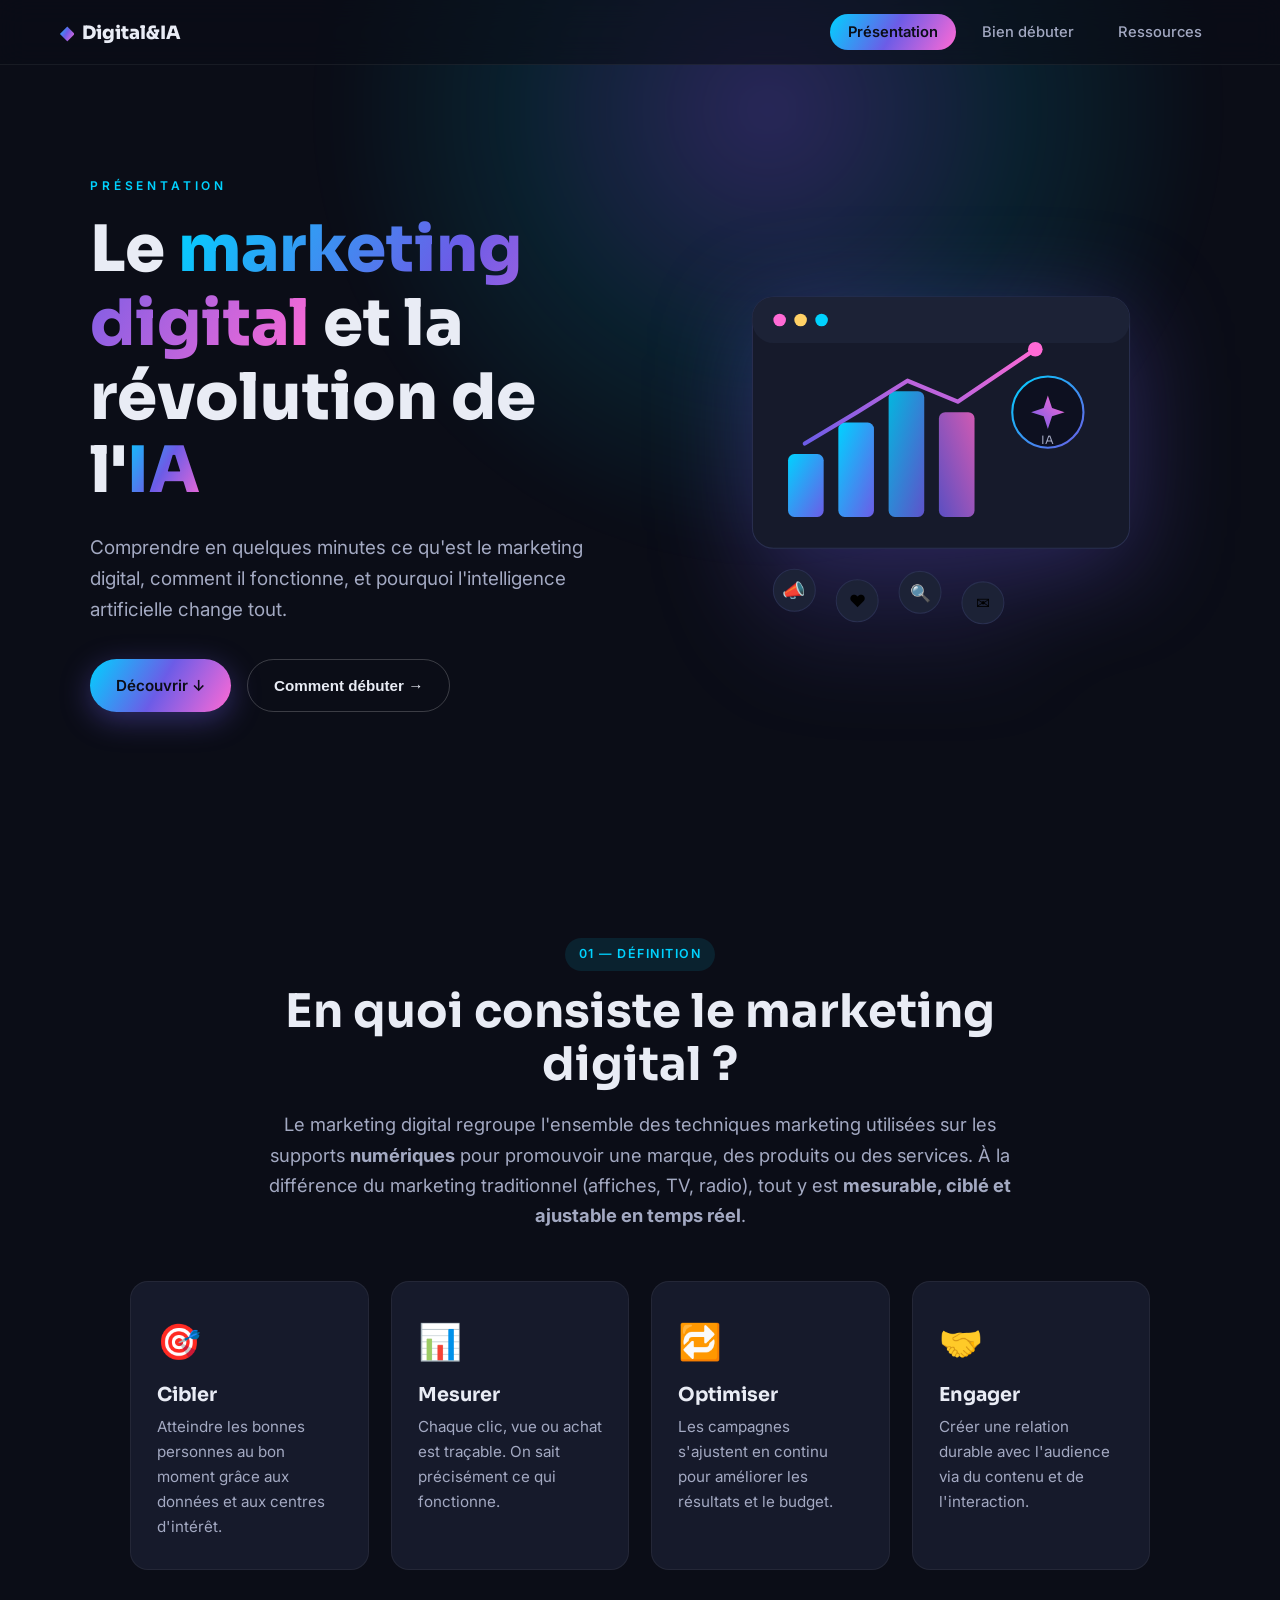
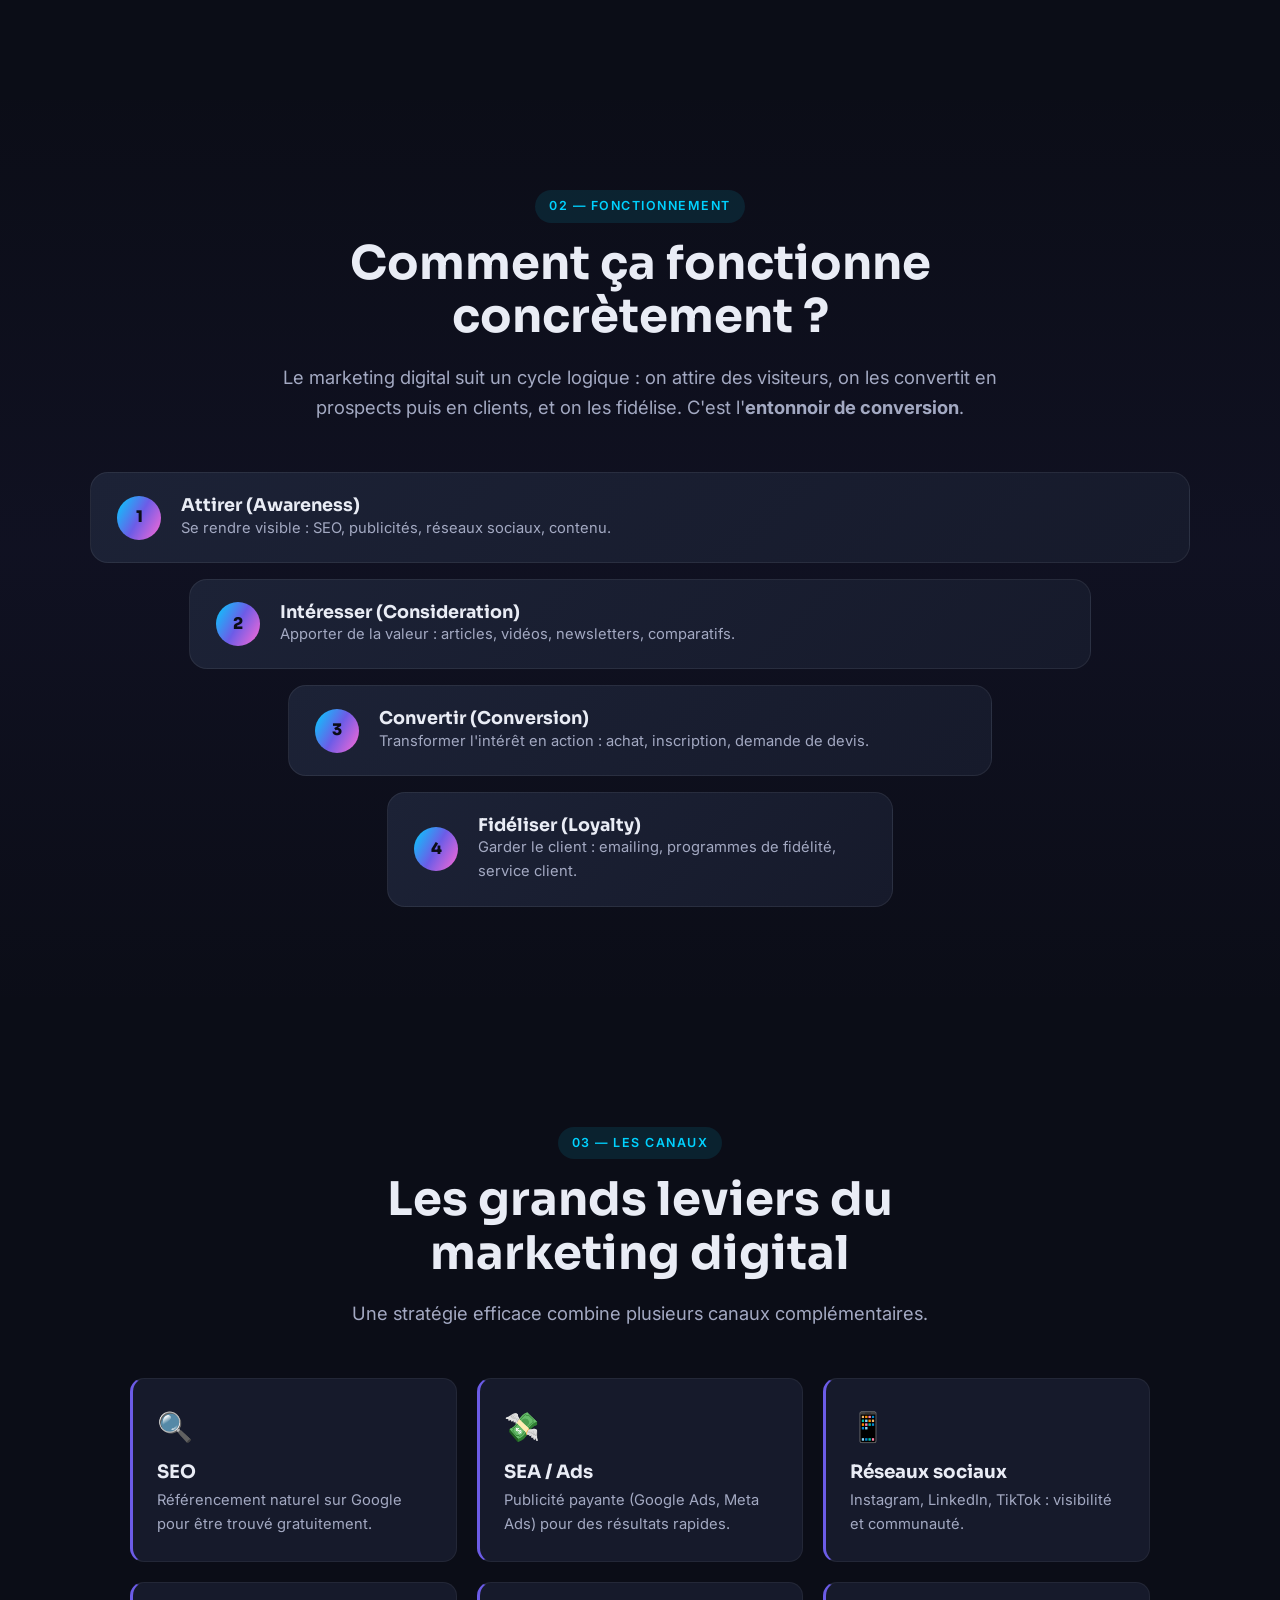
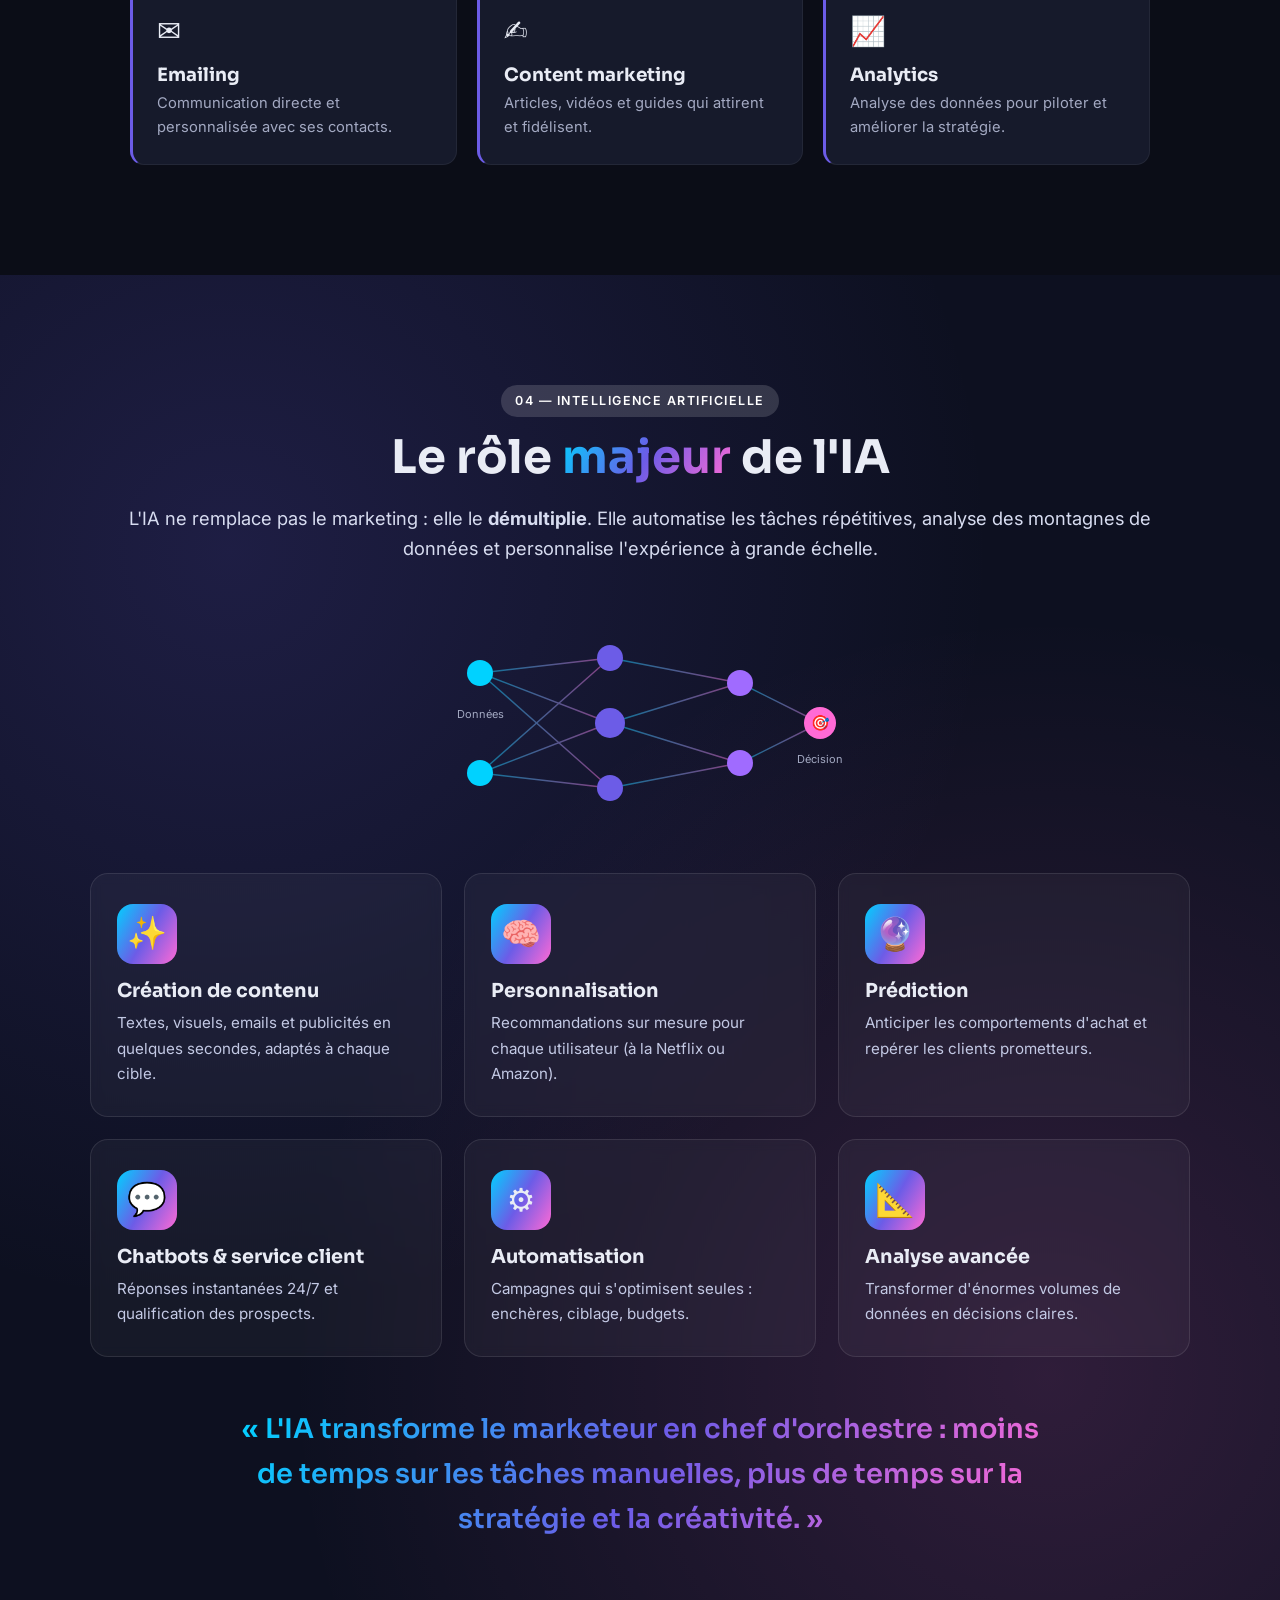
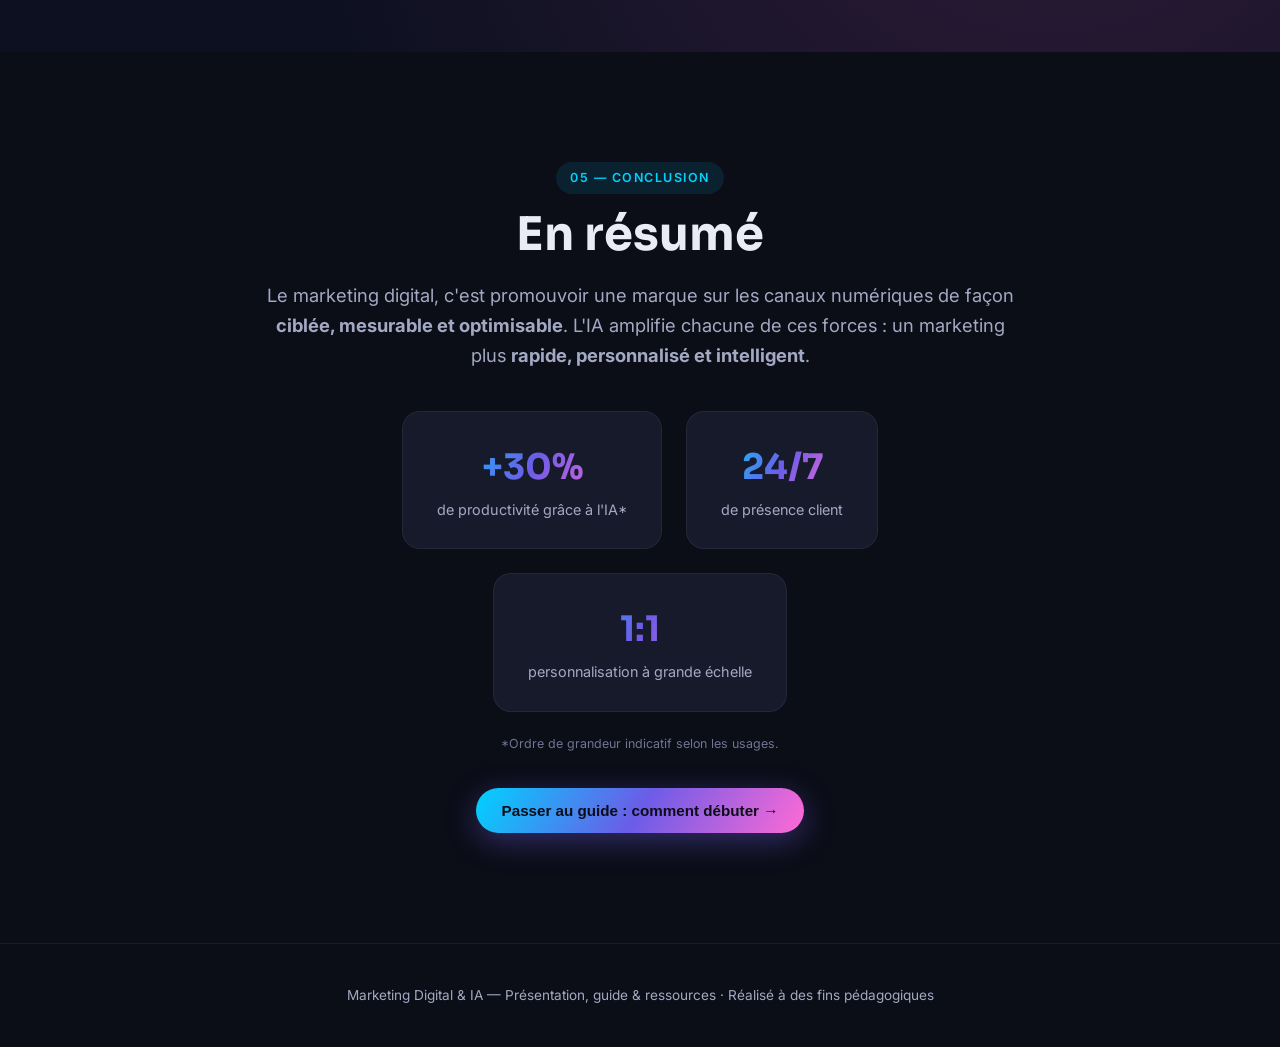
<file: index.html>
<!DOCTYPE html>
<html lang="fr">
<head>
  <meta charset="UTF-8" />
  <meta name="viewport" content="width=device-width, initial-scale=1.0" />
  <meta name="description" content="Marketing digital & IA : présentation, guide pour bien débuter et ressources utiles, le tout en une page." />
  <title>Marketing Digital &amp; IA — Présentation, guide &amp; ressources</title>
  <link rel="preconnect" href="https://fonts.googleapis.com" />
  <link rel="preconnect" href="https://fonts.gstatic.com" crossorigin />
  <link href="https://fonts.googleapis.com/css2?family=Sora:wght@400;600;700;800&family=Inter:wght@400;500;600&display=swap" rel="stylesheet" />
  <style>
    :root {
      --bg: #0b0d17;
      --surface: #161a2b;
      --surface-2: #1c2236;
      --text: #e9ecf5;
      --muted: #a3a9c2;
      --accent: #6c5ce7;
      --accent-2: #00d2ff;
      --accent-3: #ff6ad5;
      --radius: 18px;
      --maxw: 1100px;
      --grad: linear-gradient(120deg, #00d2ff 0%, #6c5ce7 50%, #ff6ad5 100%);
    }
    * { box-sizing: border-box; margin: 0; padding: 0; }
    html { scroll-behavior: smooth; }
    body { font-family: "Inter", system-ui, sans-serif; background: var(--bg); color: var(--text); line-height: 1.65; overflow-x: hidden; }
    h1, h2, h3 { font-family: "Sora", sans-serif; line-height: 1.15; }
    .grad { background: var(--grad); -webkit-background-clip: text; background-clip: text; -webkit-text-fill-color: transparent; }
    a { color: var(--accent-2); }
    img, svg { max-width: 100%; }

    /* ---------- Navigation ---------- */
    .nav {
      position: fixed; top: 0; left: 0; right: 0; z-index: 100;
      display: flex; align-items: center; justify-content: space-between;
      padding: 14px clamp(20px, 5vw, 60px);
      background: rgba(11, 13, 23, 0.62); backdrop-filter: blur(14px);
      border-bottom: 1px solid rgba(255, 255, 255, 0.06); transition: padding .3s ease;
    }
    .nav--scrolled { padding-top: 9px; padding-bottom: 9px; }
    .nav__logo { font-family: "Sora", sans-serif; font-weight: 800; font-size: 1.15rem; color: var(--text); text-decoration: none; display: flex; align-items: center; gap: 8px; background: none; border: 0; cursor: pointer; }
    .nav__logo-mark { background: var(--grad); -webkit-background-clip: text; background-clip: text; -webkit-text-fill-color: transparent; }
    .nav__tabs { display: flex; gap: 8px; align-items: center; }
    .tab-btn {
      font-family: "Inter", sans-serif; font-size: .92rem; font-weight: 500;
      color: var(--muted); background: none; border: 0; cursor: pointer;
      padding: 9px 18px; border-radius: 999px; transition: color .2s, background .2s;
    }
    .tab-btn:hover { color: var(--text); }
    .tab-btn.is-active { color: #0b0d17; background: var(--grad); font-weight: 600; }
    .nav__burger { display: none; background: none; border: 0; cursor: pointer; flex-direction: column; gap: 5px; }
    .nav__burger span { width: 24px; height: 2px; background: var(--text); transition: .3s; }

    /* ---------- Tabs panels ---------- */
    .panel { display: none; }
    .panel.is-active { display: block; }

    /* ---------- Hero ---------- */
    .hero { min-height: 92vh; display: flex; align-items: center; padding: 130px clamp(20px,5vw,40px) 70px; position: relative; overflow: hidden; }
    .hero__glow { position: absolute; width: 900px; height: 900px; top: -340px; left: 60%; transform: translateX(-50%); background: radial-gradient(circle, rgba(108,92,231,.32), rgba(0,210,255,.1) 40%, transparent 70%); filter: blur(20px); pointer-events: none; animation: float 12s ease-in-out infinite; }
    @keyframes float { 0%,100% { transform: translateX(-50%) translateY(0); } 50% { transform: translateX(-50%) translateY(28px); } }
    .hero__inner { max-width: var(--maxw); margin: 0 auto; width: 100%; display: grid; grid-template-columns: 1.05fr .95fr; gap: 50px; align-items: center; position: relative; z-index: 2; }
    .hero__eyebrow { letter-spacing: .32em; font-size: .75rem; color: var(--accent-2); font-weight: 600; margin-bottom: 18px; }
    .hero__title { font-size: clamp(2.2rem, 5vw, 4rem); font-weight: 800; }
    .hero__subtitle { margin: 24px 0 0; max-width: 520px; color: var(--muted); font-size: clamp(1rem, 2vw, 1.18rem); }
    .hero__cta { margin-top: 34px; display: flex; gap: 16px; flex-wrap: wrap; }
    .hero__art { display: flex; justify-content: center; }
    .hero__art svg { width: 100%; max-width: 440px; height: auto; filter: drop-shadow(0 20px 50px rgba(108,92,231,.35)); }

    .btn { display: inline-flex; align-items: center; gap: 8px; padding: 14px 26px; border-radius: 999px; font-weight: 600; font-size: .95rem; text-decoration: none; cursor: pointer; border: 0; transition: transform .2s ease, box-shadow .2s ease; }
    .btn--primary { background: var(--grad); color: #0b0d17; box-shadow: 0 8px 30px rgba(108,92,231,.4); }
    .btn--primary:hover { transform: translateY(-3px); box-shadow: 0 12px 40px rgba(108,92,231,.55); }
    .btn--ghost { color: var(--text); border: 1px solid rgba(255,255,255,.2); background: none; }
    .btn--ghost:hover { border-color: var(--accent-2); transform: translateY(-3px); }

    /* ---------- Sections ---------- */
    .section { padding: clamp(60px, 9vw, 110px) clamp(20px, 5vw, 40px); max-width: var(--maxw); margin: 0 auto; }
    .section--alt { background: linear-gradient(180deg, transparent, rgba(108,92,231,.05), transparent); max-width: 100%; }
    .section--alt > * { max-width: var(--maxw); margin-left: auto; margin-right: auto; }
    .section__head { max-width: 760px; margin: 0 auto 50px; text-align: center; }
    .section__head h2 { font-size: clamp(1.8rem, 4vw, 2.9rem); font-weight: 700; margin: 14px 0 18px; }
    .lead { color: var(--muted); font-size: clamp(1rem, 1.6vw, 1.15rem); }
    .lead--light { color: #d7dcf0; }
    .tag { display: inline-block; font-size: .78rem; font-weight: 600; letter-spacing: .12em; text-transform: uppercase; color: var(--accent-2); background: rgba(0,210,255,.1); padding: 6px 14px; border-radius: 999px; }
    .tag--light { color: #fff; background: rgba(255,255,255,.15); }

    /* two-column section with illustration */
    .split { display: grid; grid-template-columns: 1fr 1fr; gap: 50px; align-items: center; }
    .split__art { display: flex; justify-content: center; }
    .split__art svg { width: 100%; max-width: 380px; height: auto; }
    .split .section__head { text-align: left; margin: 0; }

    /* ---------- Cards ---------- */
    .cards { display: grid; grid-template-columns: repeat(auto-fit, minmax(220px, 1fr)); gap: 22px; }
    .card { background: var(--surface); border: 1px solid rgba(255,255,255,.06); border-radius: var(--radius); padding: 30px 26px; transition: transform .25s ease, border-color .25s ease; }
    .card:hover { transform: translateY(-6px); border-color: rgba(108,92,231,.5); }
    .card__icon { font-size: 2.2rem; margin-bottom: 14px; }
    .card h3 { font-size: 1.2rem; margin-bottom: 8px; }
    .card p { color: var(--muted); font-size: .95rem; }

    /* ---------- Funnel ---------- */
    .funnel { display: flex; flex-direction: column; gap: 16px; align-items: center; }
    .funnel__step { width: var(--w); min-width: 280px; display: flex; align-items: center; gap: 20px; background: linear-gradient(135deg, var(--surface-2), var(--surface)); border: 1px solid rgba(255,255,255,.07); border-radius: var(--radius); padding: 22px 26px; transition: transform .25s; }
    .funnel__step:hover { transform: scale(1.02); }
    .funnel__num { flex: 0 0 44px; height: 44px; display: grid; place-items: center; background: var(--grad); color: #0b0d17; border-radius: 50%; font-weight: 800; font-family: "Sora", sans-serif; }
    .funnel__step h3 { font-size: 1.1rem; }
    .funnel__step p { color: var(--muted); font-size: .92rem; }

    /* ---------- Channels ---------- */
    .channels { display: grid; grid-template-columns: repeat(auto-fit, minmax(260px, 1fr)); gap: 20px; }
    .channel { background: var(--surface); border: 1px solid rgba(255,255,255,.06); border-left: 3px solid var(--accent); border-radius: 14px; padding: 24px; transition: transform .25s, border-left-color .25s; }
    .channel:hover { transform: translateX(6px); border-left-color: var(--accent-2); }
    .channel span { font-size: 1.8rem; }
    .channel h3 { margin: 10px 0 6px; font-size: 1.15rem; }
    .channel p { color: var(--muted); font-size: .92rem; }

    /* ---------- IA section ---------- */
    .section--ia { background: radial-gradient(circle at 18% 20%, rgba(108,92,231,.18), transparent 50%), radial-gradient(circle at 82% 80%, rgba(255,106,213,.14), transparent 50%), #0d1020; max-width: 100%; }
    .section--ia > * { max-width: var(--maxw); margin-left: auto; margin-right: auto; }
    .ia-illus { display: flex; justify-content: center; margin: 0 auto 40px; }
    .ia-illus svg { width: 100%; max-width: 460px; height: auto; }
    .ia-grid { display: grid; grid-template-columns: repeat(auto-fit, minmax(280px, 1fr)); gap: 22px; }
    .ia-card { background: rgba(255,255,255,.04); border: 1px solid rgba(255,255,255,.1); border-radius: var(--radius); padding: 30px 26px; backdrop-filter: blur(6px); transition: transform .25s, background .25s; }
    .ia-card:hover { transform: translateY(-6px); background: rgba(255,255,255,.08); }
    .ia-card__icon { font-size: 2rem; width: 60px; height: 60px; display: grid; place-items: center; margin-bottom: 16px; background: var(--grad); border-radius: 16px; }
    .ia-card h3 { font-size: 1.2rem; margin-bottom: 8px; }
    .ia-card p { color: #c3c9e4; font-size: .95rem; }
    .ia-quote { margin-top: 50px; text-align: center; font-family: "Sora", sans-serif; font-size: clamp(1.2rem, 2.5vw, 1.7rem); font-weight: 600; max-width: 800px; background: var(--grad); -webkit-background-clip: text; background-clip: text; -webkit-text-fill-color: transparent; }

    /* ---------- Conclusion ---------- */
    .conclusion { text-align: center; max-width: 760px; margin: 0 auto; }
    .conclusion h2 { font-size: clamp(1.8rem, 4vw, 2.9rem); margin: 14px 0 18px; }
    .stats { display: flex; gap: 24px; justify-content: center; flex-wrap: wrap; margin-top: 40px; }
    .stat { background: var(--surface); border: 1px solid rgba(255,255,255,.06); border-radius: var(--radius); padding: 26px 34px; min-width: 180px; }
    .stat strong { display: block; font-family: "Sora", sans-serif; font-size: 2.2rem; background: var(--grad); -webkit-background-clip: text; background-clip: text; -webkit-text-fill-color: transparent; }
    .stat span { color: var(--muted); font-size: .9rem; }
    .footnote { color: #6f7593; font-size: .78rem; margin-top: 22px; }

    /* ---------- Steps timeline (guide) ---------- */
    .steps { position: relative; max-width: 760px; margin: 30px auto 0; padding-left: 34px; }
    .steps::before { content: ""; position: absolute; left: 11px; top: 8px; bottom: 8px; width: 2px; background: linear-gradient(180deg, var(--accent-2), var(--accent), transparent); }
    .step { position: relative; margin-bottom: 26px; }
    .step__dot { position: absolute; left: -34px; top: 2px; width: 24px; height: 24px; border-radius: 50%; background: var(--grad); color: #0b0d17; display: grid; place-items: center; font-weight: 800; font-size: .8rem; font-family: "Sora", sans-serif; }
    .step__card { background: var(--surface); border: 1px solid rgba(255,255,255,.07); border-radius: var(--radius); padding: 22px 26px; transition: transform .25s, border-color .25s; }
    .step__card:hover { transform: translateX(4px); border-color: rgba(108,92,231,.5); }
    .step__card h3 { font-size: 1.15rem; margin-bottom: 8px; }
    .step__card p { color: var(--muted); font-size: .95rem; }
    .step__card ul { margin: 12px 0 0 18px; color: var(--muted); font-size: .9rem; }
    .step__card li { margin-bottom: 5px; }

    /* ---------- Tools ---------- */
    .tools { display: grid; grid-template-columns: repeat(auto-fit, minmax(220px, 1fr)); gap: 18px; }
    .tool { background: var(--surface-2); border: 1px solid rgba(255,255,255,.06); border-left: 3px solid var(--accent); border-radius: 14px; padding: 20px 22px; }
    .tool h3 { font-size: 1.05rem; margin-bottom: 6px; }
    .tool p { color: var(--muted); font-size: .9rem; }

    /* ---------- Mistakes ---------- */
    .mistakes { display: grid; gap: 14px; max-width: 820px; margin: 0 auto; }
    .mistake { display: flex; gap: 14px; align-items: flex-start; background: rgba(255,106,213,.06); border: 1px solid rgba(255,106,213,.18); border-radius: 14px; padding: 18px 20px; }
    .mistake span { font-size: 1.3rem; flex: 0 0 auto; }
    .mistake p { font-size: .95rem; }
    .mistake strong { color: #ffb3ec; }

    /* ---------- Checklist ---------- */
    .checklist { background: var(--surface); border: 1px solid rgba(255,255,255,.07); border-radius: var(--radius); padding: 26px clamp(22px, 4vw, 40px); max-width: 760px; margin: 0 auto; }
    .checklist label { display: flex; gap: 14px; align-items: flex-start; padding: 12px 0; border-bottom: 1px solid rgba(255,255,255,.05); cursor: pointer; }
    .checklist label:last-child { border-bottom: 0; }
    .checklist input { appearance: none; flex: 0 0 22px; height: 22px; margin-top: 2px; border: 2px solid var(--muted); border-radius: 6px; cursor: pointer; position: relative; transition: .2s; }
    .checklist input:checked { background: var(--grad); border-color: transparent; }
    .checklist input:checked::after { content: "✓"; position: absolute; inset: 0; display: grid; place-items: center; color: #0b0d17; font-weight: 800; font-size: .8rem; }
    .checklist input:checked + span { color: var(--muted); text-decoration: line-through; }
    .checklist span { font-size: .98rem; }

    /* ---------- Resources ---------- */
    .res-grid { display: grid; grid-template-columns: repeat(auto-fit, minmax(280px, 1fr)); gap: 20px; }
    .res { display: block; text-decoration: none; color: inherit; background: var(--surface); border: 1px solid rgba(255,255,255,.07); border-radius: var(--radius); padding: 24px 26px; transition: transform .25s, border-color .25s; }
    .res:hover { transform: translateY(-5px); border-color: var(--accent-2); }
    .res__top { display: flex; align-items: center; gap: 12px; margin-bottom: 10px; }
    .res__badge { font-size: .7rem; font-weight: 700; letter-spacing: .08em; text-transform: uppercase; padding: 4px 10px; border-radius: 999px; }
    .res__badge--site { color: #0b0d17; background: var(--accent-2); }
    .res__badge--video { color: #fff; background: var(--accent-3); }
    .res__badge--cours { color: #0b0d17; background: #ffd166; }
    .res h3 { font-size: 1.12rem; }
    .res p { color: var(--muted); font-size: .92rem; margin-top: 6px; }
    .res__link { display: inline-block; margin-top: 12px; color: var(--accent-2); font-size: .88rem; font-weight: 600; }

    /* ---------- Footer & CTA ---------- */
    .cta-box { text-align: center; max-width: 760px; margin: 0 auto; background: radial-gradient(circle at 50% 0%, rgba(108,92,231,.2), transparent 70%); border: 1px solid rgba(255,255,255,.08); border-radius: var(--radius); padding: 46px 30px; }
    .cta-box h2 { margin-bottom: 12px; }
    .cta-box p { color: var(--muted); max-width: 520px; margin: 0 auto 24px; }
    .footer { text-align: center; padding: 40px 20px; color: var(--muted); font-size: .85rem; border-top: 1px solid rgba(255,255,255,.06); }

    /* ---------- Reveal ---------- */
    .reveal { opacity: 0; transform: translateY(34px); transition: opacity .6s ease, transform .6s ease; }
    .reveal.is-visible { opacity: 1; transform: none; }

    /* ---------- Responsive ---------- */
    @media (max-width: 860px) {
      .hero__inner, .split { grid-template-columns: 1fr; }
      .hero__art { order: -1; }
      .split__art { order: -1; }
      .split .section__head { text-align: center; }
    }
    @media (max-width: 760px) {
      .nav__tabs { position: fixed; top: 60px; right: 0; flex-direction: column; gap: 0; align-items: stretch; background: rgba(13,16,32,.97); backdrop-filter: blur(14px); width: 230px; padding: 10px; border-left: 1px solid rgba(255,255,255,.08); border-bottom: 1px solid rgba(255,255,255,.08); transform: translateX(100%); transition: transform .3s ease; }
      .nav__tabs.is-open { transform: translateX(0); }
      .tab-btn { text-align: left; }
      .nav__burger { display: flex; }
    }
    @media (prefers-reduced-motion: reduce) { * { animation: none !important; scroll-behavior: auto; } .reveal { opacity: 1; transform: none; } }
  </style>
</head>
<body>
  <!-- Navigation -->
  <header class="nav" id="nav">
    <button class="nav__logo" data-tab="presentation"><span class="nav__logo-mark">◆</span> Digital&amp;IA</button>
    <nav class="nav__tabs" id="navTabs">
      <button class="tab-btn is-active" data-tab="presentation">Présentation</button>
      <button class="tab-btn" data-tab="debuter">Bien débuter</button>
      <button class="tab-btn" data-tab="ressources">Ressources</button>
    </nav>
    <button class="nav__burger" id="burger" aria-label="Ouvrir le menu"><span></span><span></span><span></span></button>
  </header>

  <!-- ============ ONGLET 1 : PRÉSENTATION ============ -->
  <main class="panel is-active" id="panel-presentation">
    <!-- Hero -->
    <section class="hero">
      <div class="hero__glow"></div>
      <div class="hero__inner">
        <div class="hero__text reveal">
          <p class="hero__eyebrow">PRÉSENTATION</p>
          <h1 class="hero__title">Le <span class="grad">marketing digital</span> et la révolution de l'<span class="grad">IA</span></h1>
          <p class="hero__subtitle">Comprendre en quelques minutes ce qu'est le marketing digital, comment il fonctionne, et pourquoi l'intelligence artificielle change tout.</p>
          <div class="hero__cta">
            <a href="#definition" class="btn btn--primary">Découvrir ↓</a>
            <button class="btn btn--ghost" data-tab="debuter">Comment débuter →</button>
          </div>
        </div>
        <div class="hero__art reveal">
          <!-- Illustration : dashboard marketing + IA -->
          <svg viewBox="0 0 420 360" role="img" aria-label="Tableau de bord marketing avec graphique de croissance et IA">
            <defs>
              <linearGradient id="g1" x1="0" y1="0" x2="1" y2="1">
                <stop offset="0" stop-color="#00d2ff"/><stop offset="1" stop-color="#6c5ce7"/>
              </linearGradient>
              <linearGradient id="g2" x1="0" y1="1" x2="1" y2="0">
                <stop offset="0" stop-color="#6c5ce7"/><stop offset="1" stop-color="#ff6ad5"/>
              </linearGradient>
            </defs>
            <rect x="30" y="40" width="360" height="240" rx="20" fill="#161a2b" stroke="#2a3050"/>
            <rect x="30" y="40" width="360" height="44" rx="20" fill="#1c2236"/>
            <circle cx="56" cy="62" r="6" fill="#ff6ad5"/><circle cx="76" cy="62" r="6" fill="#ffd166"/><circle cx="96" cy="62" r="6" fill="#00d2ff"/>
            <!-- bars -->
            <rect x="64" y="190" width="34" height="60" rx="6" fill="url(#g1)"/>
            <rect x="112" y="160" width="34" height="90" rx="6" fill="url(#g1)"/>
            <rect x="160" y="130" width="34" height="120" rx="6" fill="url(#g1)" opacity=".85"/>
            <rect x="208" y="150" width="34" height="100" rx="6" fill="url(#g2)" opacity=".8"/>
            <!-- growth line -->
            <polyline points="80,180 130,150 178,120 226,140 300,90" fill="none" stroke="url(#g2)" stroke-width="4" stroke-linecap="round" stroke-linejoin="round"/>
            <circle cx="300" cy="90" r="7" fill="#ff6ad5"/>
            <!-- AI spark node -->
            <g transform="translate(312,150)">
              <circle r="34" fill="#0d1020" stroke="url(#g1)" stroke-width="2"/>
              <path d="M0,-16 L4,-4 16,0 4,4 0,16 -4,4 -16,0 -4,-4 Z" fill="url(#g2)"/>
              <text x="0" y="30" text-anchor="middle" font-family="Sora,sans-serif" font-size="11" fill="#a3a9c2">IA</text>
            </g>
            <!-- floating social bubbles -->
            <circle cx="70" cy="320" r="20" fill="#1c2236" stroke="#2a3050"/><text x="70" y="326" text-anchor="middle" font-size="18">📣</text>
            <circle cx="130" cy="330" r="20" fill="#1c2236" stroke="#2a3050"/><text x="130" y="336" text-anchor="middle" font-size="16">❤️</text>
            <circle cx="190" cy="322" r="20" fill="#1c2236" stroke="#2a3050"/><text x="190" y="328" text-anchor="middle" font-size="16">🔍</text>
            <circle cx="250" cy="332" r="20" fill="#1c2236" stroke="#2a3050"/><text x="250" y="338" text-anchor="middle" font-size="16">✉️</text>
          </svg>
        </div>
      </div>
    </section>

    <!-- Définition -->
    <section class="section" id="definition">
      <div class="section__head reveal">
        <span class="tag">01 — Définition</span>
        <h2>En quoi consiste le marketing digital&nbsp;?</h2>
        <p class="lead">Le marketing digital regroupe l'ensemble des techniques marketing utilisées sur les supports <strong>numériques</strong> pour promouvoir une marque, des produits ou des services. À la différence du marketing traditionnel (affiches, TV, radio), tout y est <strong>mesurable, ciblé et ajustable en temps réel</strong>.</p>
      </div>
      <div class="cards reveal">
        <article class="card"><div class="card__icon">🎯</div><h3>Cibler</h3><p>Atteindre les bonnes personnes au bon moment grâce aux données et aux centres d'intérêt.</p></article>
        <article class="card"><div class="card__icon">📊</div><h3>Mesurer</h3><p>Chaque clic, vue ou achat est traçable. On sait précisément ce qui fonctionne.</p></article>
        <article class="card"><div class="card__icon">🔁</div><h3>Optimiser</h3><p>Les campagnes s'ajustent en continu pour améliorer les résultats et le budget.</p></article>
        <article class="card"><div class="card__icon">🤝</div><h3>Engager</h3><p>Créer une relation durable avec l'audience via du contenu et de l'interaction.</p></article>
      </div>
    </section>

    <!-- Fonctionnement -->
    <section class="section section--alt" id="fonctionnement">
      <div class="section__head reveal">
        <span class="tag">02 — Fonctionnement</span>
        <h2>Comment ça fonctionne concrètement&nbsp;?</h2>
        <p class="lead">Le marketing digital suit un cycle logique : on attire des visiteurs, on les convertit en prospects puis en clients, et on les fidélise. C'est l'<strong>entonnoir de conversion</strong>.</p>
      </div>
      <div class="funnel reveal">
        <div class="funnel__step" style="--w:100%"><span class="funnel__num">1</span><div><h3>Attirer (Awareness)</h3><p>Se rendre visible : SEO, publicités, réseaux sociaux, contenu.</p></div></div>
        <div class="funnel__step" style="--w:82%"><span class="funnel__num">2</span><div><h3>Intéresser (Consideration)</h3><p>Apporter de la valeur : articles, vidéos, newsletters, comparatifs.</p></div></div>
        <div class="funnel__step" style="--w:64%"><span class="funnel__num">3</span><div><h3>Convertir (Conversion)</h3><p>Transformer l'intérêt en action : achat, inscription, demande de devis.</p></div></div>
        <div class="funnel__step" style="--w:46%"><span class="funnel__num">4</span><div><h3>Fidéliser (Loyalty)</h3><p>Garder le client : emailing, programmes de fidélité, service client.</p></div></div>
      </div>
    </section>

    <!-- Canaux -->
    <section class="section" id="canaux">
      <div class="section__head reveal">
        <span class="tag">03 — Les canaux</span>
        <h2>Les grands leviers du marketing digital</h2>
        <p class="lead">Une stratégie efficace combine plusieurs canaux complémentaires.</p>
      </div>
      <div class="channels reveal">
        <div class="channel"><span>🔍</span><h3>SEO</h3><p>Référencement naturel sur Google pour être trouvé gratuitement.</p></div>
        <div class="channel"><span>💸</span><h3>SEA / Ads</h3><p>Publicité payante (Google Ads, Meta Ads) pour des résultats rapides.</p></div>
        <div class="channel"><span>📱</span><h3>Réseaux sociaux</h3><p>Instagram, LinkedIn, TikTok : visibilité et communauté.</p></div>
        <div class="channel"><span>✉️</span><h3>Emailing</h3><p>Communication directe et personnalisée avec ses contacts.</p></div>
        <div class="channel"><span>✍️</span><h3>Content marketing</h3><p>Articles, vidéos et guides qui attirent et fidélisent.</p></div>
        <div class="channel"><span>📈</span><h3>Analytics</h3><p>Analyse des données pour piloter et améliorer la stratégie.</p></div>
      </div>
    </section>

    <!-- IA -->
    <section class="section section--ia" id="ia">
      <div class="section__head reveal">
        <span class="tag tag--light">04 — Intelligence artificielle</span>
        <h2>Le rôle <span class="grad">majeur</span> de l'IA</h2>
        <p class="lead lead--light">L'IA ne remplace pas le marketing : elle le <strong>démultiplie</strong>. Elle automatise les tâches répétitives, analyse des montagnes de données et personnalise l'expérience à grande échelle.</p>
      </div>
      <div class="ia-illus reveal">
        <!-- Illustration : réseau de neurones -->
        <svg viewBox="0 0 460 220" role="img" aria-label="Réseau de neurones connecté">
          <defs>
            <linearGradient id="n1" x1="0" y1="0" x2="1" y2="0"><stop offset="0" stop-color="#00d2ff"/><stop offset="1" stop-color="#ff6ad5"/></linearGradient>
          </defs>
          <g stroke="url(#n1)" stroke-width="1.4" opacity=".5">
            <line x1="70" y1="60" x2="200" y2="45"/><line x1="70" y1="60" x2="200" y2="110"/><line x1="70" y1="60" x2="200" y2="175"/>
            <line x1="70" y1="160" x2="200" y2="45"/><line x1="70" y1="160" x2="200" y2="110"/><line x1="70" y1="160" x2="200" y2="175"/>
            <line x1="200" y1="45" x2="330" y2="70"/><line x1="200" y1="110" x2="330" y2="70"/><line x1="200" y1="110" x2="330" y2="150"/><line x1="200" y1="175" x2="330" y2="150"/>
            <line x1="330" y1="70" x2="410" y2="110"/><line x1="330" y1="150" x2="410" y2="110"/>
          </g>
          <g>
            <circle cx="70" cy="60" r="13" fill="#00d2ff"/><circle cx="70" cy="160" r="13" fill="#00d2ff"/>
            <circle cx="200" cy="45" r="13" fill="#6c5ce7"/><circle cx="200" cy="110" r="15" fill="#6c5ce7"/><circle cx="200" cy="175" r="13" fill="#6c5ce7"/>
            <circle cx="330" cy="70" r="13" fill="#a06bff"/><circle cx="330" cy="150" r="13" fill="#a06bff"/>
            <circle cx="410" cy="110" r="16" fill="#ff6ad5"/>
            <text x="410" y="115" text-anchor="middle" font-size="15">🎯</text>
          </g>
          <text x="70" y="105" text-anchor="middle" font-size="11" fill="#a3a9c2">Données</text>
          <text x="410" y="150" text-anchor="middle" font-size="11" fill="#a3a9c2">Décision</text>
        </svg>
      </div>
      <div class="ia-grid reveal">
        <article class="ia-card"><div class="ia-card__icon">✨</div><h3>Création de contenu</h3><p>Textes, visuels, emails et publicités en quelques secondes, adaptés à chaque cible.</p></article>
        <article class="ia-card"><div class="ia-card__icon">🧠</div><h3>Personnalisation</h3><p>Recommandations sur mesure pour chaque utilisateur (à la Netflix ou Amazon).</p></article>
        <article class="ia-card"><div class="ia-card__icon">🔮</div><h3>Prédiction</h3><p>Anticiper les comportements d'achat et repérer les clients prometteurs.</p></article>
        <article class="ia-card"><div class="ia-card__icon">💬</div><h3>Chatbots &amp; service client</h3><p>Réponses instantanées 24/7 et qualification des prospects.</p></article>
        <article class="ia-card"><div class="ia-card__icon">⚙️</div><h3>Automatisation</h3><p>Campagnes qui s'optimisent seules : enchères, ciblage, budgets.</p></article>
        <article class="ia-card"><div class="ia-card__icon">📐</div><h3>Analyse avancée</h3><p>Transformer d'énormes volumes de données en décisions claires.</p></article>
      </div>
      <div class="ia-quote reveal"><p>« L'IA transforme le marketeur en chef d'orchestre : moins de temps sur les tâches manuelles, plus de temps sur la stratégie et la créativité. »</p></div>
    </section>

    <!-- Conclusion -->
    <section class="section">
      <div class="conclusion reveal">
        <span class="tag">05 — Conclusion</span>
        <h2>En résumé</h2>
        <p class="lead">Le marketing digital, c'est promouvoir une marque sur les canaux numériques de façon <strong>ciblée, mesurable et optimisable</strong>. L'IA amplifie chacune de ces forces : un marketing plus <strong>rapide, personnalisé et intelligent</strong>.</p>
        <div class="stats">
          <div class="stat"><strong>+30%</strong><span>de productivité grâce à l'IA*</span></div>
          <div class="stat"><strong>24/7</strong><span>de présence client</span></div>
          <div class="stat"><strong>1:1</strong><span>personnalisation à grande échelle</span></div>
        </div>
        <p class="footnote">*Ordre de grandeur indicatif selon les usages.</p>
        <div class="hero__cta" style="justify-content:center;margin-top:34px">
          <button class="btn btn--primary" data-tab="debuter">Passer au guide : comment débuter →</button>
        </div>
      </div>
    </section>
  </main>

  <!-- ============ ONGLET 2 : BIEN DÉBUTER ============ -->
  <main class="panel" id="panel-debuter">
    <!-- Hero -->
    <section class="hero" style="min-height:auto;padding-bottom:30px">
      <div class="hero__glow"></div>
      <div class="hero__inner">
        <div class="hero__text reveal">
          <p class="hero__eyebrow">GUIDE DU DÉBUTANT</p>
          <h1 class="hero__title">Bien se lancer en <span class="grad">marketing digital</span></h1>
          <p class="hero__subtitle">Un parcours simple, étape par étape, pour démarrer du bon pied — même en partant de zéro. Pas de jargon, que du concret.</p>
          <div class="hero__cta">
            <a href="#etapes" class="btn btn--primary">Voir les étapes ↓</a>
            <button class="btn btn--ghost" data-tab="ressources">Ressources utiles →</button>
          </div>
        </div>
        <div class="hero__art reveal">
          <!-- Illustration : fusée qui décolle -->
          <svg viewBox="0 0 360 360" role="img" aria-label="Fusée qui décolle">
            <defs>
              <linearGradient id="r1" x1="0" y1="0" x2="0" y2="1"><stop offset="0" stop-color="#00d2ff"/><stop offset="1" stop-color="#6c5ce7"/></linearGradient>
              <linearGradient id="r2" x1="0" y1="0" x2="0" y2="1"><stop offset="0" stop-color="#ffd166"/><stop offset="1" stop-color="#ff6ad5"/></linearGradient>
            </defs>
            <circle cx="180" cy="180" r="150" fill="#0d1020"/>
            <circle cx="100" cy="90" r="3" fill="#fff" opacity=".8"/><circle cx="260" cy="80" r="2.5" fill="#fff" opacity=".7"/><circle cx="290" cy="160" r="2" fill="#fff" opacity=".6"/><circle cx="80" cy="220" r="2.5" fill="#fff" opacity=".6"/><circle cx="250" cy="270" r="2" fill="#fff" opacity=".7"/>
            <!-- rocket body -->
            <g transform="rotate(35 180 180)">
              <path d="M180,70 C210,100 220,150 220,200 L140,200 C140,150 150,100 180,70 Z" fill="url(#r1)"/>
              <circle cx="180" cy="140" r="20" fill="#0d1020"/><circle cx="180" cy="140" r="11" fill="#ff6ad5"/>
              <path d="M140,200 L110,235 L140,225 Z" fill="#6c5ce7"/>
              <path d="M220,200 L250,235 L220,225 Z" fill="#6c5ce7"/>
              <path d="M150,225 L180,300 L210,225 Z" fill="url(#r2)"/>
              <path d="M163,225 L180,270 L197,225 Z" fill="#ffd166"/>
            </g>
          </svg>
        </div>
      </div>
    </section>

    <!-- Étapes -->
    <section class="section" id="etapes">
      <div class="section__head reveal">
        <span class="tag">Le parcours</span>
        <h2>Les 7 étapes pour démarrer</h2>
        <p class="lead">Suis-les dans l'ordre : chaque étape prépare la suivante.</p>
      </div>
      <div class="steps">
        <div class="step reveal"><div class="step__dot">1</div><div class="step__card"><h3>🎯 Définir ton objectif</h3><p>Sache <strong>pourquoi</strong> tu fais du marketing : vendre, te faire connaître, récupérer des contacts ?</p><ul><li>Fixe un objectif clair et chiffré (ex : « 50 inscriptions/mois »).</li><li>Méthode SMART : Spécifique, Mesurable, Atteignable, Réaliste, Temporel.</li></ul></div></div>
        <div class="step reveal"><div class="step__dot">2</div><div class="step__card"><h3>👤 Connaître ta cible (persona)</h3><p>À qui tu parles change tout : le ton, les canaux, le message.</p><ul><li>Décris ton client idéal : besoins, problèmes, où il passe son temps en ligne.</li><li>Donne-lui un nom et une fiche pour le garder en tête.</li></ul></div></div>
        <div class="step reveal"><div class="step__dot">3</div><div class="step__card"><h3>📍 Choisir 1 ou 2 canaux (pas 10 !)</h3><p>Mieux vaut être bon sur un canal que médiocre partout.</p><ul><li>B2B → LinkedIn + SEO. Grand public/visuel → Instagram, TikTok.</li><li>Commence petit, maîtrise, puis élargis.</li></ul></div></div>
        <div class="step reveal"><div class="step__dot">4</div><div class="step__card"><h3>✍️ Créer du contenu utile</h3><p>Le contenu est le carburant. Apporte de la valeur avant de vendre.</p><ul><li>Réponds aux questions que se pose ta cible.</li><li>Garde un rythme régulier et tenable.</li></ul></div></div>
        <div class="step reveal"><div class="step__dot">5</div><div class="step__card"><h3>🤖 S'appuyer sur l'IA dès le départ</h3><p>L'IA fait gagner un temps fou quand on débute et qu'on est seul.</p><ul><li>Idées, premiers jets, visuels, titres.</li><li>Relecture, traduction, adaptation à plusieurs formats.</li></ul></div></div>
        <div class="step reveal"><div class="step__dot">6</div><div class="step__card"><h3>📊 Mesurer les résultats</h3><p>Sans mesure, tu navigues à l'aveugle.</p><ul><li>Trafic, taux de clic, taux de conversion, coût par contact.</li><li>Installe un outil d'analyse gratuit dès le jour 1.</li></ul></div></div>
        <div class="step reveal"><div class="step__dot">7</div><div class="step__card"><h3>🔄 Tester, apprendre, ajuster</h3><p>Le marketing digital est un cycle d'amélioration continue.</p><ul><li>Teste une variation à la fois (A/B testing).</li><li>Garde ce qui marche, abandonne le reste, recommence.</li></ul></div></div>
      </div>
    </section>

    <!-- Outils -->
    <section class="section section--alt" id="outils">
      <div class="section__head reveal">
        <span class="tag">La boîte à outils</span>
        <h2>Des outils gratuits pour commencer</h2>
        <p class="lead">Pas besoin de gros budget pour débuter.</p>
      </div>
      <div class="tools reveal">
        <div class="tool"><h3>📊 Google Analytics</h3><p>Mesurer le trafic de ton site, gratuitement.</p></div>
        <div class="tool"><h3>🔍 Search Console</h3><p>Suivre ton référencement et tes mots-clés.</p></div>
        <div class="tool"><h3>🎨 Canva</h3><p>Créer des visuels pros sans être graphiste.</p></div>
        <div class="tool"><h3>🤖 Assistant IA</h3><p>Idées, rédaction, brainstorming (ChatGPT, Claude…).</p></div>
        <div class="tool"><h3>✉️ Brevo / Mailchimp</h3><p>Envoyer des newsletters (offre gratuite).</p></div>
        <div class="tool"><h3>📅 Buffer / Metricool</h3><p>Programmer tes publications sur les réseaux.</p></div>
        <div class="tool"><h3>🔑 Ubersuggest</h3><p>Trouver des idées de mots-clés et de contenu.</p></div>
        <div class="tool"><h3>📈 Meta / Google Ads</h3><p>Lancer une première pub avec un petit budget.</p></div>
      </div>
    </section>

    <!-- Erreurs -->
    <section class="section" id="erreurs">
      <div class="section__head reveal">
        <span class="tag">À éviter</span>
        <h2>Les erreurs classiques du débutant</h2>
        <p class="lead">Les connaître, c'est déjà les éviter.</p>
      </div>
      <div class="mistakes reveal">
        <div class="mistake"><span>🌪️</span><p><strong>Vouloir être partout à la fois.</strong> Tu t'épuises et rien n'est fait correctement. Concentre-toi.</p></div>
        <div class="mistake"><span>🗣️</span><p><strong>Trop parler de soi.</strong> Le client veut résoudre SON problème, pas entendre à quel point tu es génial.</p></div>
        <div class="mistake"><span>📉</span><p><strong>Ne rien mesurer.</strong> Sans données, impossible de savoir quoi améliorer.</p></div>
        <div class="mistake"><span>⏱️</span><p><strong>Abandonner trop tôt.</strong> Les résultats (surtout en SEO) prennent des semaines, voire des mois.</p></div>
        <div class="mistake"><span>🤖</span><p><strong>Publier de l'IA sans relire.</strong> L'IA aide, mais le contrôle humain reste indispensable.</p></div>
      </div>
    </section>

    <!-- Checklist -->
    <section class="section section--alt" id="checklist">
      <div class="section__head reveal">
        <span class="tag">Passe à l'action</span>
        <h2>Ta checklist de démarrage</h2>
        <p class="lead">Coche au fur et à mesure — ta progression est sauvegardée dans ton navigateur.</p>
      </div>
      <div class="checklist reveal">
        <label><input type="checkbox" /><span>J'ai défini un objectif clair et chiffré</span></label>
        <label><input type="checkbox" /><span>J'ai décrit mon client idéal (persona)</span></label>
        <label><input type="checkbox" /><span>J'ai choisi 1 ou 2 canaux prioritaires</span></label>
        <label><input type="checkbox" /><span>J'ai planifié mes 4 premiers contenus</span></label>
        <label><input type="checkbox" /><span>J'ai testé un assistant IA pour gagner du temps</span></label>
        <label><input type="checkbox" /><span>J'ai installé un outil de mesure (analytics)</span></label>
        <label><input type="checkbox" /><span>J'ai prévu un moment chaque semaine pour analyser et ajuster</span></label>
      </div>
    </section>
  </main>

  <!-- ============ ONGLET 3 : RESSOURCES ============ -->
  <main class="panel" id="panel-ressources">
    <section class="hero" style="min-height:auto;padding-bottom:20px">
      <div class="hero__glow"></div>
      <div class="hero__inner" style="grid-template-columns:1fr;text-align:center">
        <div class="hero__text reveal" style="margin:0 auto">
          <p class="hero__eyebrow">POUR ALLER PLUS LOIN</p>
          <h1 class="hero__title">Sites &amp; vidéos <span class="grad">utiles</span></h1>
          <p class="hero__subtitle" style="margin-left:auto;margin-right:auto">Une sélection de ressources gratuites et fiables pour te former et progresser à ton rythme.</p>
          <div class="hero__art reveal" style="margin-top:34px">
            <!-- Illustration : pile de livres + ampoule / apprentissage -->
            <svg viewBox="0 0 360 200" role="img" aria-label="Apprentissage : livres et idée">
              <defs>
                <linearGradient id="b1" x1="0" y1="0" x2="1" y2="0"><stop offset="0" stop-color="#00d2ff"/><stop offset="1" stop-color="#6c5ce7"/></linearGradient>
                <linearGradient id="b2" x1="0" y1="0" x2="1" y2="0"><stop offset="0" stop-color="#6c5ce7"/><stop offset="1" stop-color="#ff6ad5"/></linearGradient>
                <radialGradient id="bulb" cx="50%" cy="40%" r="60%"><stop offset="0" stop-color="#ffe08a"/><stop offset="1" stop-color="#ffd166"/></radialGradient>
              </defs>
              <rect x="70" y="150" width="220" height="18" rx="5" fill="url(#b1)"/>
              <rect x="82" y="128" width="196" height="18" rx="5" fill="url(#b2)"/>
              <rect x="96" y="106" width="168" height="18" rx="5" fill="#00d2ff" opacity=".8"/>
              <line x1="180" y1="106" x2="180" y2="150" stroke="#0d1020" stroke-width="2" opacity=".3"/>
              <g transform="translate(180,64)">
                <circle r="30" fill="url(#bulb)"/>
                <rect x="-10" y="26" width="20" height="12" rx="3" fill="#6c5ce7"/>
                <line x1="-8" y1="32" x2="8" y2="32" stroke="#0d1020" stroke-width="1.5"/>
                <g stroke="#ffd166" stroke-width="3" stroke-linecap="round">
                  <line x1="-44" y1="0" x2="-52" y2="0"/><line x1="44" y1="0" x2="52" y2="0"/>
                  <line x1="-32" y1="-30" x2="-38" y2="-36"/><line x1="32" y1="-30" x2="38" y2="-36"/><line x1="0" y1="-46" x2="0" y2="-54"/>
                </g>
              </g>
            </svg>
          </div>
        </div>
      </div>
    </section>

    <!-- Formations / sites -->
    <section class="section" id="formations">
      <div class="section__head reveal">
        <span class="tag">Se former gratuitement</span>
        <h2>Cours &amp; certifications</h2>
        <p class="lead">Des formations reconnues, souvent gratuites et certifiantes.</p>
      </div>
      <div class="res-grid reveal">
        <a class="res" href="https://learndigital.withgoogle.com/atelierdigital" target="_blank" rel="noopener">
          <div class="res__top"><span class="res__badge res__badge--cours">Cours</span></div>
          <h3>Google — Atelier Digital</h3>
          <p>Les fondamentaux du marketing digital, avec une certification gratuite reconnue.</p>
          <span class="res__link">learndigital.withgoogle.com →</span>
        </a>
        <a class="res" href="https://academy.hubspot.com/fr" target="_blank" rel="noopener">
          <div class="res__top"><span class="res__badge res__badge--cours">Cours</span></div>
          <h3>HubSpot Academy</h3>
          <p>Cours gratuits sur l'inbound marketing, l'emailing, le contenu et le SEO.</p>
          <span class="res__link">academy.hubspot.com →</span>
        </a>
        <a class="res" href="https://skillshop.exceedlms.com/student/catalog" target="_blank" rel="noopener">
          <div class="res__top"><span class="res__badge res__badge--cours">Cours</span></div>
          <h3>Google Skillshop</h3>
          <p>Se certifier sur Google Ads, Analytics et les outils publicitaires Google.</p>
          <span class="res__link">skillshop.exceedlms.com →</span>
        </a>
        <a class="res" href="https://www.facebook.com/business/learn" target="_blank" rel="noopener">
          <div class="res__top"><span class="res__badge res__badge--cours">Cours</span></div>
          <h3>Meta Blueprint</h3>
          <p>Apprendre la publicité sur Facebook et Instagram, étape par étape.</p>
          <span class="res__link">facebook.com/business/learn →</span>
        </a>
      </div>
    </section>

    <!-- Sites de référence -->
    <section class="section section--alt" id="sites">
      <div class="section__head reveal">
        <span class="tag">À suivre</span>
        <h2>Sites &amp; blogs de référence</h2>
        <p class="lead">Pour rester à jour sur les tendances et bonnes pratiques.</p>
      </div>
      <div class="res-grid reveal">
        <a class="res" href="https://moz.com/beginners-guide-to-seo" target="_blank" rel="noopener">
          <div class="res__top"><span class="res__badge res__badge--site">Site</span></div>
          <h3>Moz — Guide du SEO</h3>
          <p>LA référence pour comprendre le référencement naturel de A à Z.</p>
          <span class="res__link">moz.com →</span>
        </a>
        <a class="res" href="https://blog.hubspot.fr/" target="_blank" rel="noopener">
          <div class="res__top"><span class="res__badge res__badge--site">Site</span></div>
          <h3>Blog HubSpot (FR)</h3>
          <p>Articles concrets sur le marketing, la vente et le contenu, en français.</p>
          <span class="res__link">blog.hubspot.fr →</span>
        </a>
        <a class="res" href="https://www.blogdumoderateur.com/" target="_blank" rel="noopener">
          <div class="res__top"><span class="res__badge res__badge--site">Site</span></div>
          <h3>Blog du Modérateur</h3>
          <p>Actus du web, réseaux sociaux et marketing digital, mises à jour quotidiennement.</p>
          <span class="res__link">blogdumoderateur.com →</span>
        </a>
        <a class="res" href="https://neilpatel.com/fr/blog/" target="_blank" rel="noopener">
          <div class="res__top"><span class="res__badge res__badge--site">Site</span></div>
          <h3>Blog de Neil Patel</h3>
          <p>Conseils actionnables en SEO et marketing de contenu par un expert reconnu.</p>
          <span class="res__link">neilpatel.com/fr →</span>
        </a>
      </div>
    </section>

    <!-- Vidéos / chaînes -->
    <section class="section" id="videos">
      <div class="section__head reveal">
        <span class="tag">À regarder</span>
        <h2>Vidéos &amp; chaînes YouTube</h2>
        <p class="lead">Apprendre en vidéo, gratuitement et à son rythme.</p>
      </div>
      <div class="res-grid reveal">
        <a class="res" href="https://www.youtube.com/@GoogleFrance" target="_blank" rel="noopener">
          <div class="res__top"><span class="res__badge res__badge--video">Vidéo</span></div>
          <h3>Google France</h3>
          <p>Tutoriels et bonnes pratiques officiels sur les outils Google.</p>
          <span class="res__link">▶ Voir la chaîne →</span>
        </a>
        <a class="res" href="https://www.youtube.com/results?search_query=marketing+digital+pour+débutant" target="_blank" rel="noopener">
          <div class="res__top"><span class="res__badge res__badge--video">Vidéo</span></div>
          <h3>« Marketing digital débutant »</h3>
          <p>Une recherche YouTube prête à l'emploi pour trouver des intros claires.</p>
          <span class="res__link">▶ Lancer la recherche →</span>
        </a>
        <a class="res" href="https://www.youtube.com/@AhrefsCom" target="_blank" rel="noopener">
          <div class="res__top"><span class="res__badge res__badge--video">Vidéo</span></div>
          <h3>Ahrefs (SEO)</h3>
          <p>Des tutos SEO très pédagogiques (en anglais, sous-titrables).</p>
          <span class="res__link">▶ Voir la chaîne →</span>
        </a>
        <a class="res" href="https://www.youtube.com/results?search_query=intelligence+artificielle+marketing" target="_blank" rel="noopener">
          <div class="res__top"><span class="res__badge res__badge--video">Vidéo</span></div>
          <h3>« IA &amp; marketing »</h3>
          <p>Pour découvrir des cas d'usage concrets de l'IA dans le marketing.</p>
          <span class="res__link">▶ Lancer la recherche →</span>
        </a>
      </div>
    </section>

    <!-- CTA retour -->
    <section class="section">
      <div class="cta-box reveal">
        <h2>Prêt(e) à te lancer&nbsp;?</h2>
        <p>Reprends le guide pas à pas, ou revois les fondamentaux pour garder le cap.</p>
        <div class="hero__cta" style="justify-content:center">
          <button class="btn btn--primary" data-tab="debuter">← Revenir au guide</button>
          <button class="btn btn--ghost" data-tab="presentation">La présentation</button>
        </div>
      </div>
    </section>
  </main>

  <footer class="footer">
    <p>Marketing Digital &amp; IA — Présentation, guide &amp; ressources · Réalisé à des fins pédagogiques</p>
  </footer>

  <script>
    const tabs = document.querySelectorAll(".tab-btn");
    const panels = document.querySelectorAll(".panel");
    const navTabs = document.getElementById("navTabs");
    const nav = document.getElementById("nav");

    // Joue l'animation d'apparition (avec cascade) sur un panneau
    function revealPanel(panel) {
      const els = panel.querySelectorAll(".reveal");
      els.forEach((el) => el.classList.remove("is-visible"));
      els.forEach((el, i) => setTimeout(() => el.classList.add("is-visible"), 60 + i * 70));
    }

    function activate(name) {
      tabs.forEach((t) => t.classList.toggle("is-active", t.dataset.tab === name));
      panels.forEach((p) => p.classList.toggle("is-active", p.id === "panel-" + name));
      const active = document.getElementById("panel-" + name);
      window.scrollTo({ top: 0, behavior: "smooth" });
      revealPanel(active);
      navTabs.classList.remove("is-open");
    }

    // N'importe quel élément avec data-tab change d'onglet
    document.querySelectorAll("[data-tab]").forEach((el) =>
      el.addEventListener("click", () => activate(el.dataset.tab))
    );

    // Menu burger (mobile)
    document.getElementById("burger").addEventListener("click", () =>
      navTabs.classList.toggle("is-open")
    );

    // Effet de scroll sur la nav
    window.addEventListener("scroll", () =>
      nav.classList.toggle("nav--scrolled", window.scrollY > 30)
    );

    // Sauvegarde de la checklist (localStorage)
    document.querySelectorAll(".checklist input").forEach((box, i) => {
      const key = "guide-check-" + i;
      box.checked = localStorage.getItem(key) === "1";
      box.addEventListener("change", () => localStorage.setItem(key, box.checked ? "1" : "0"));
    });

    // Affiche le 1er onglet au chargement
    revealPanel(document.getElementById("panel-presentation"));
  </script>
</body>
</html>
</file>
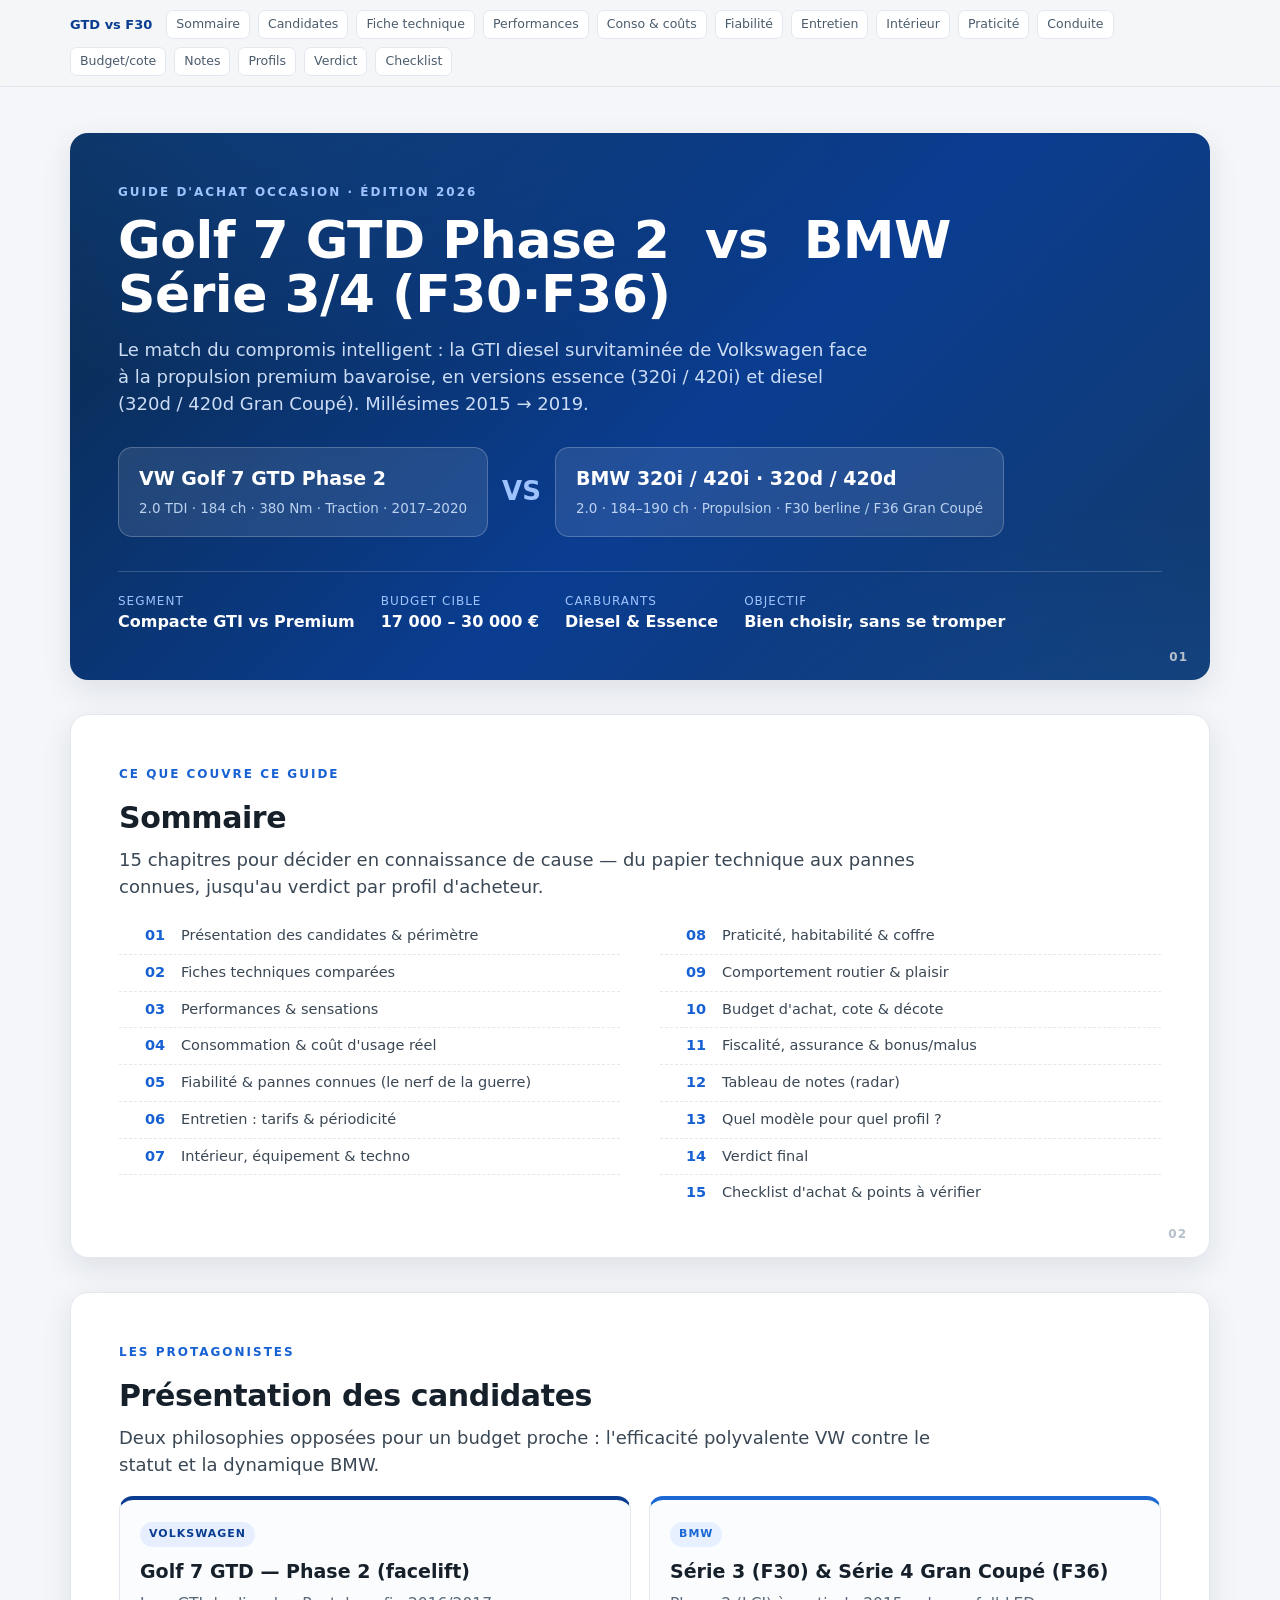
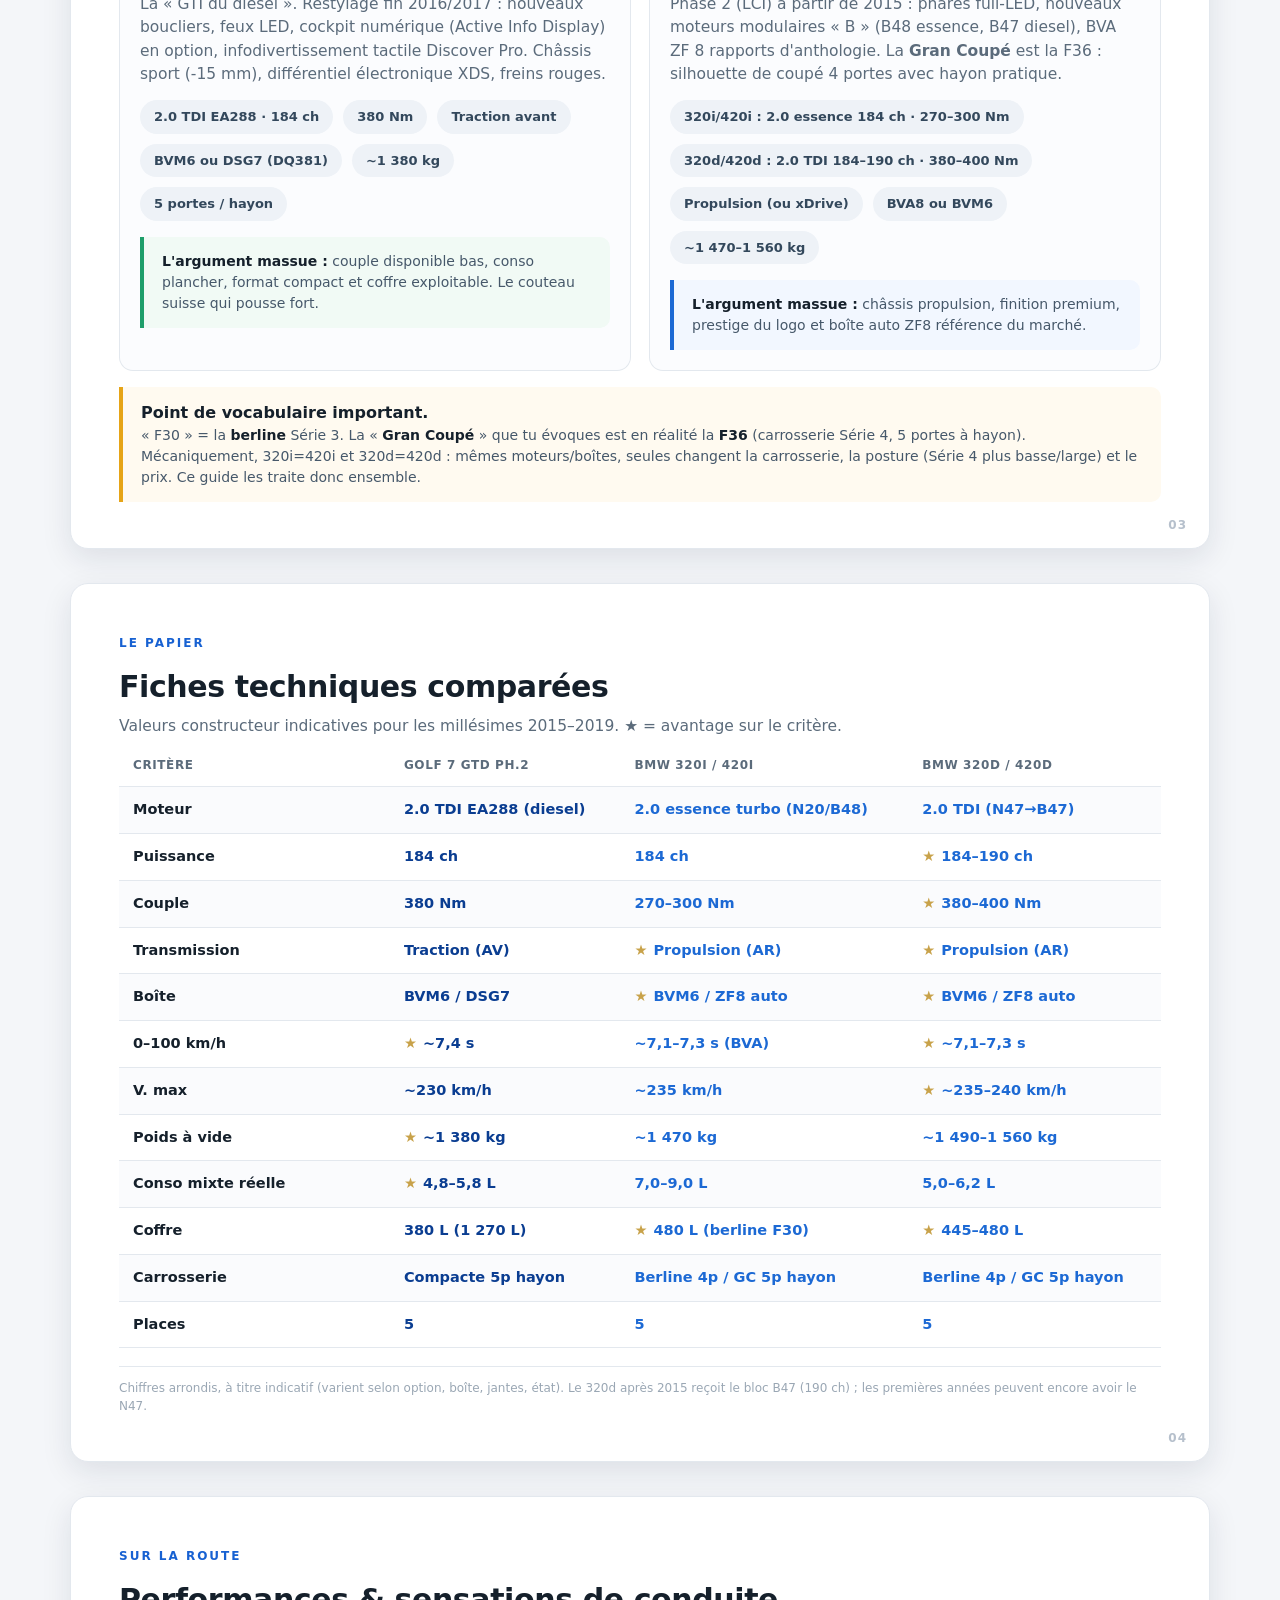
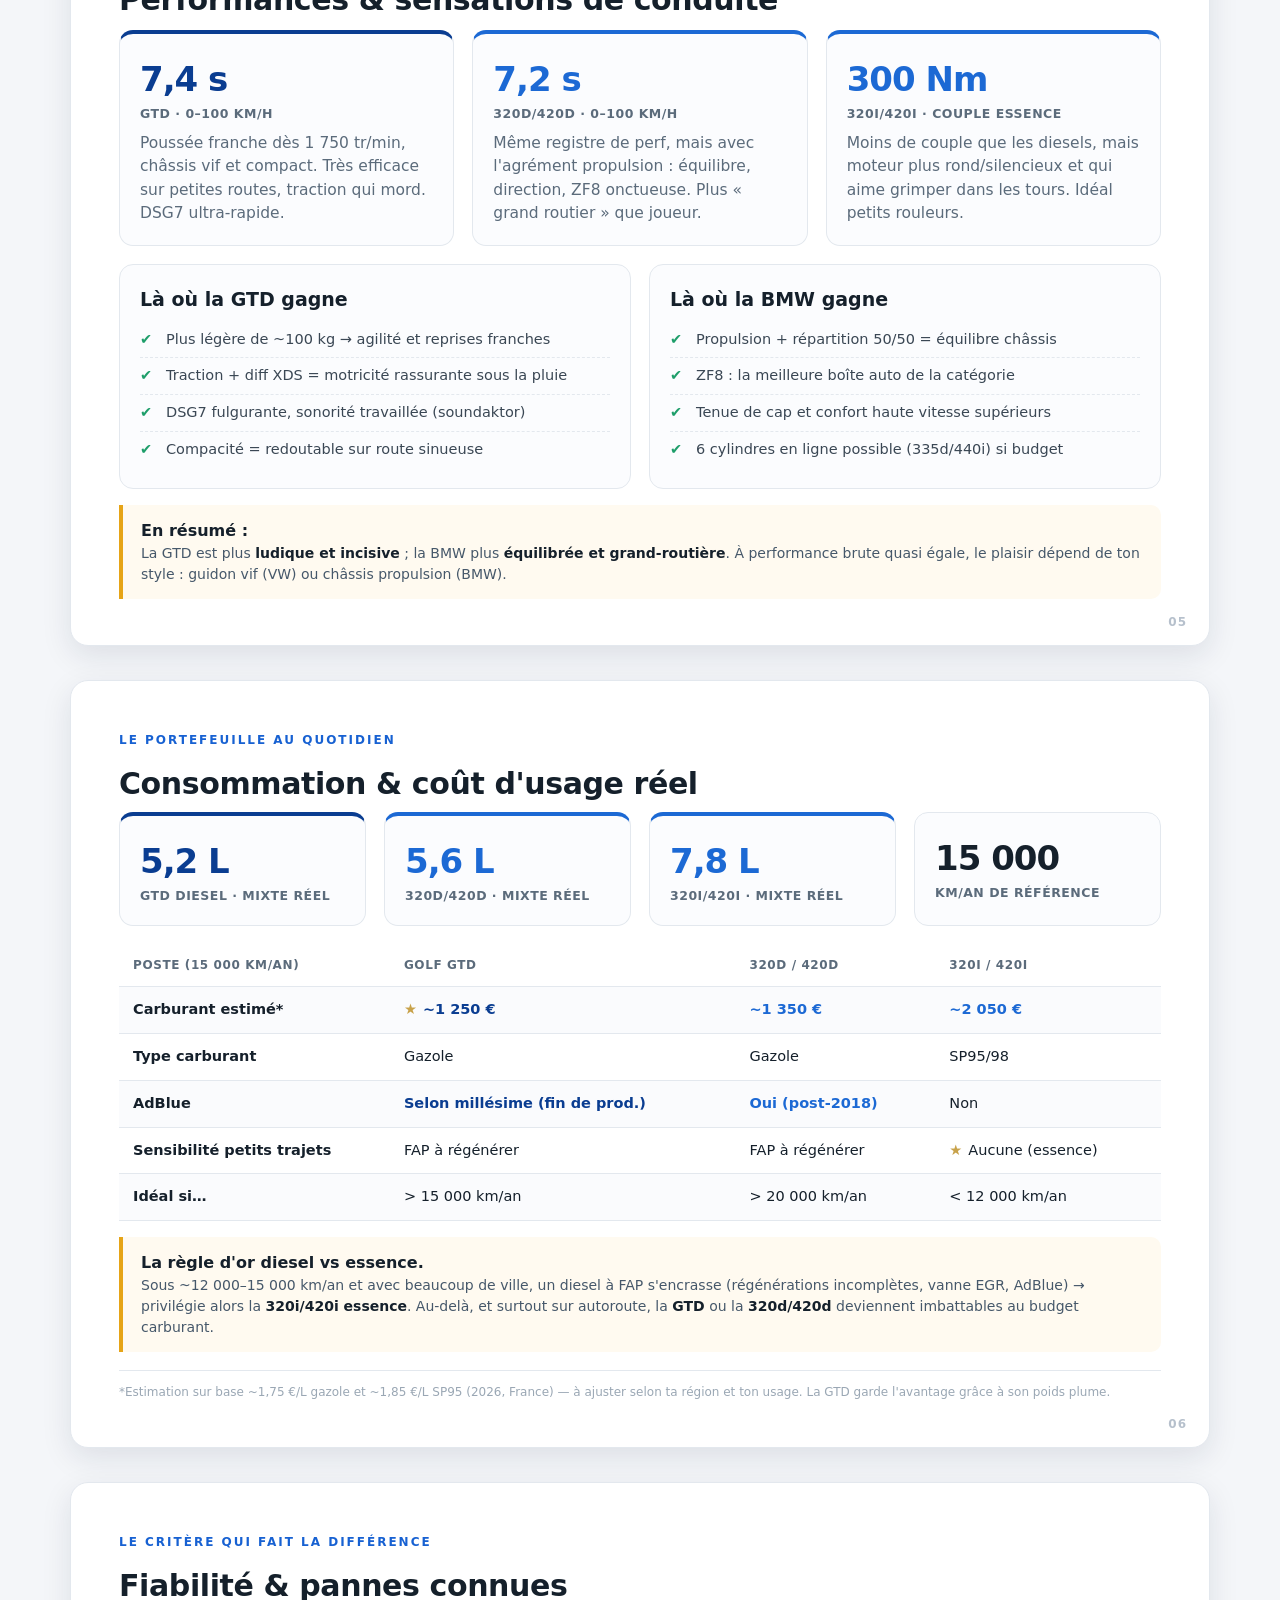
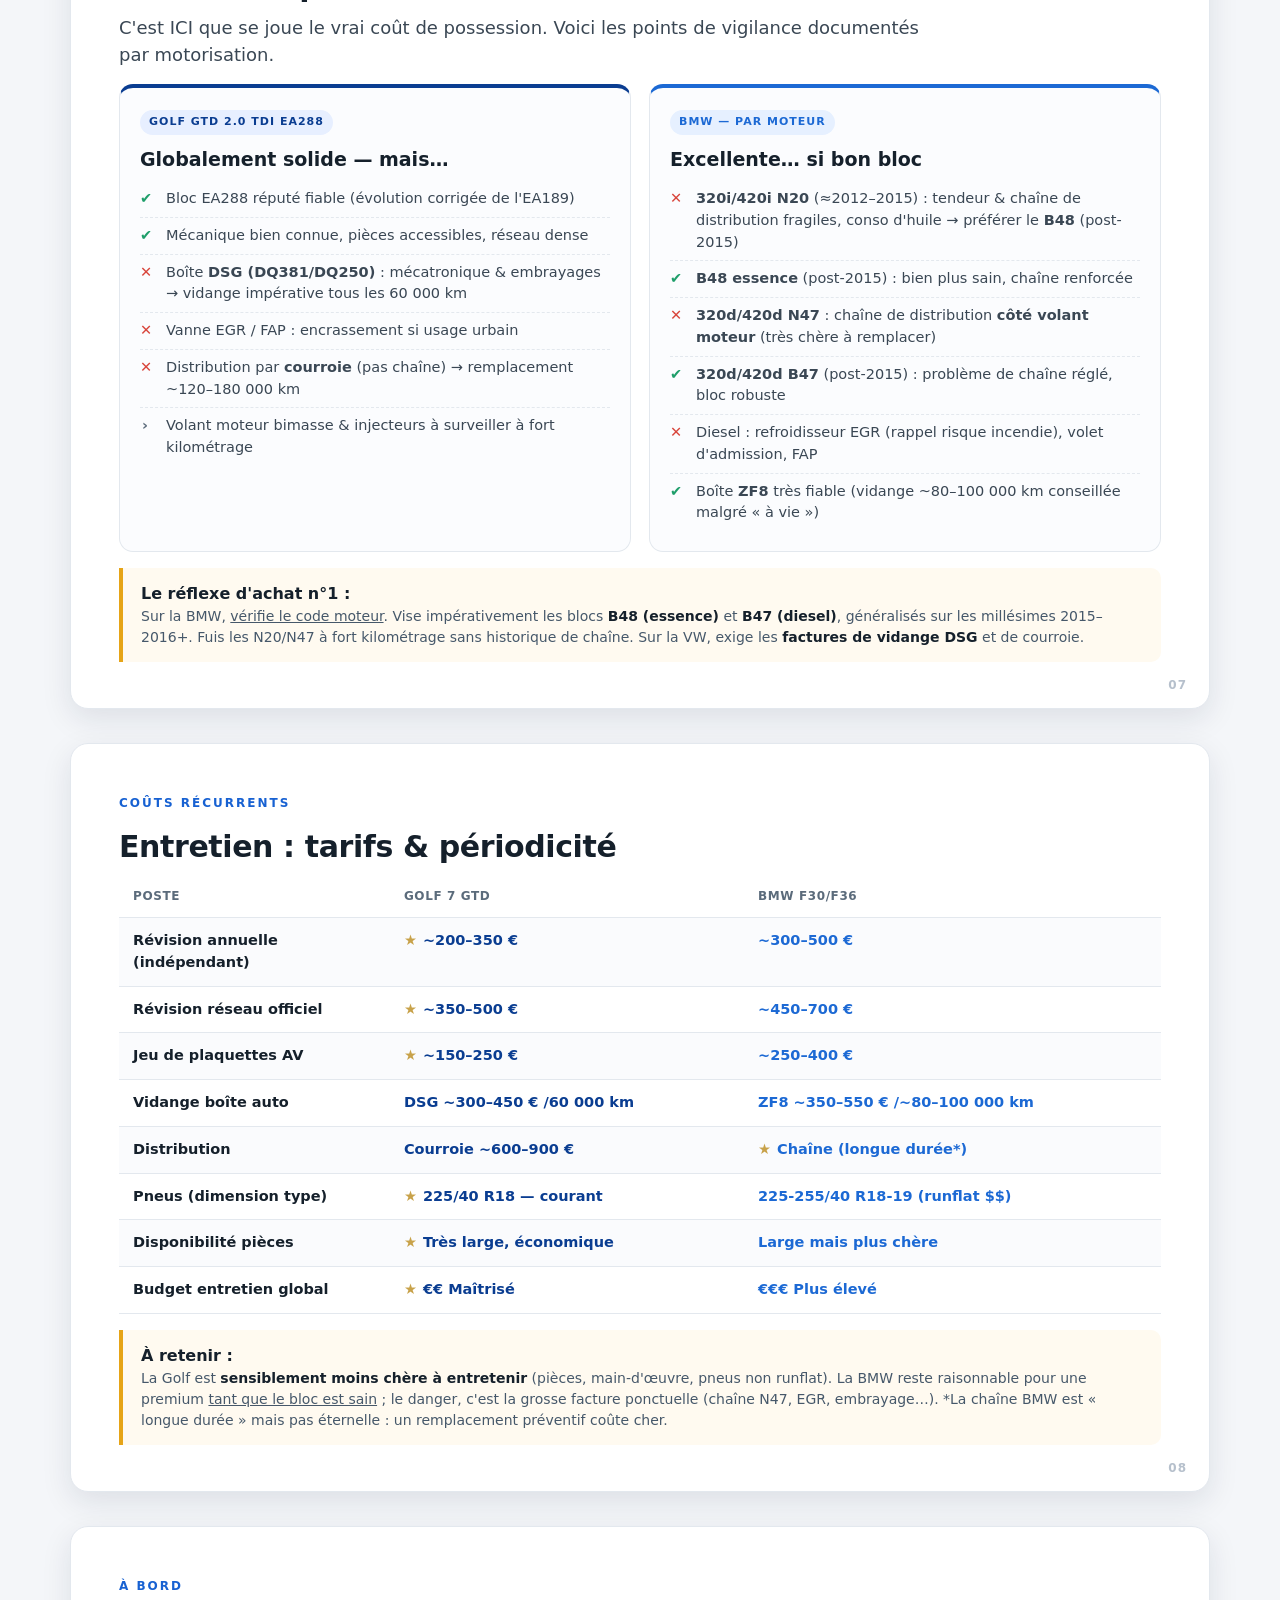
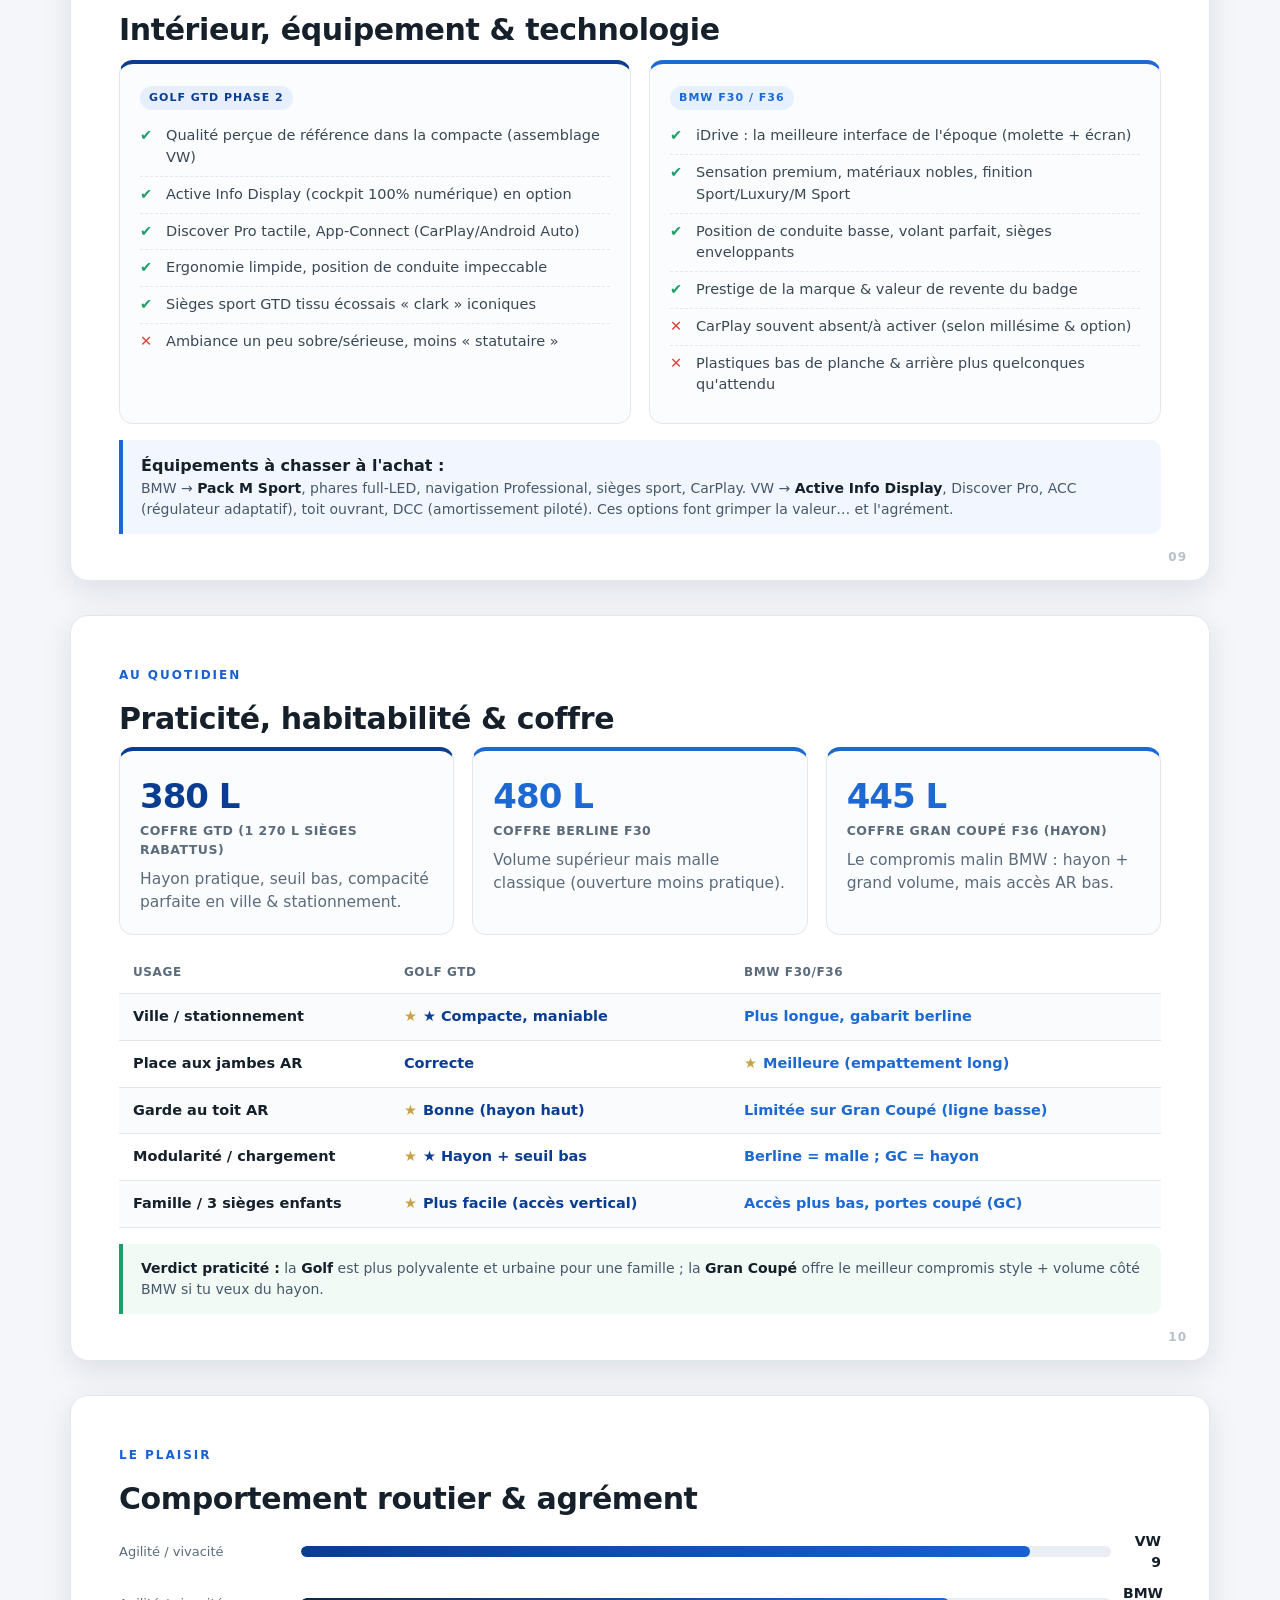
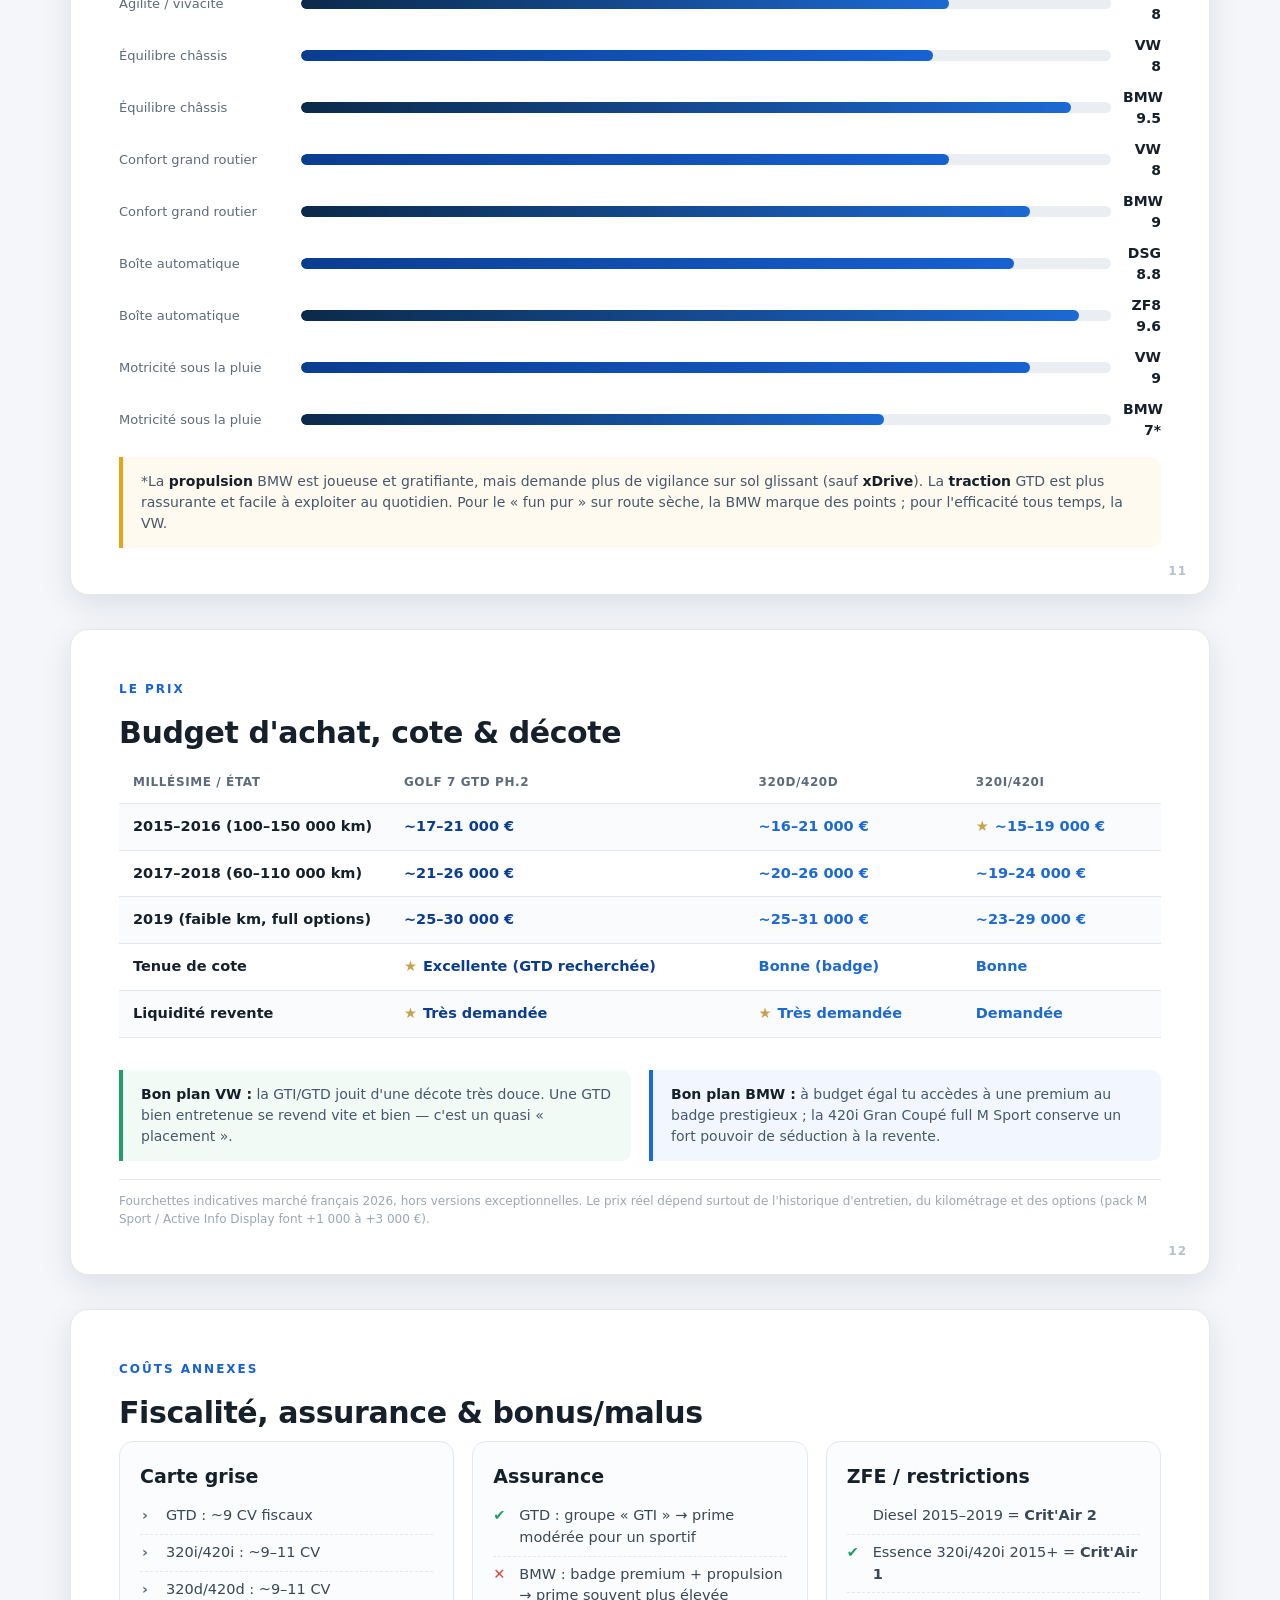
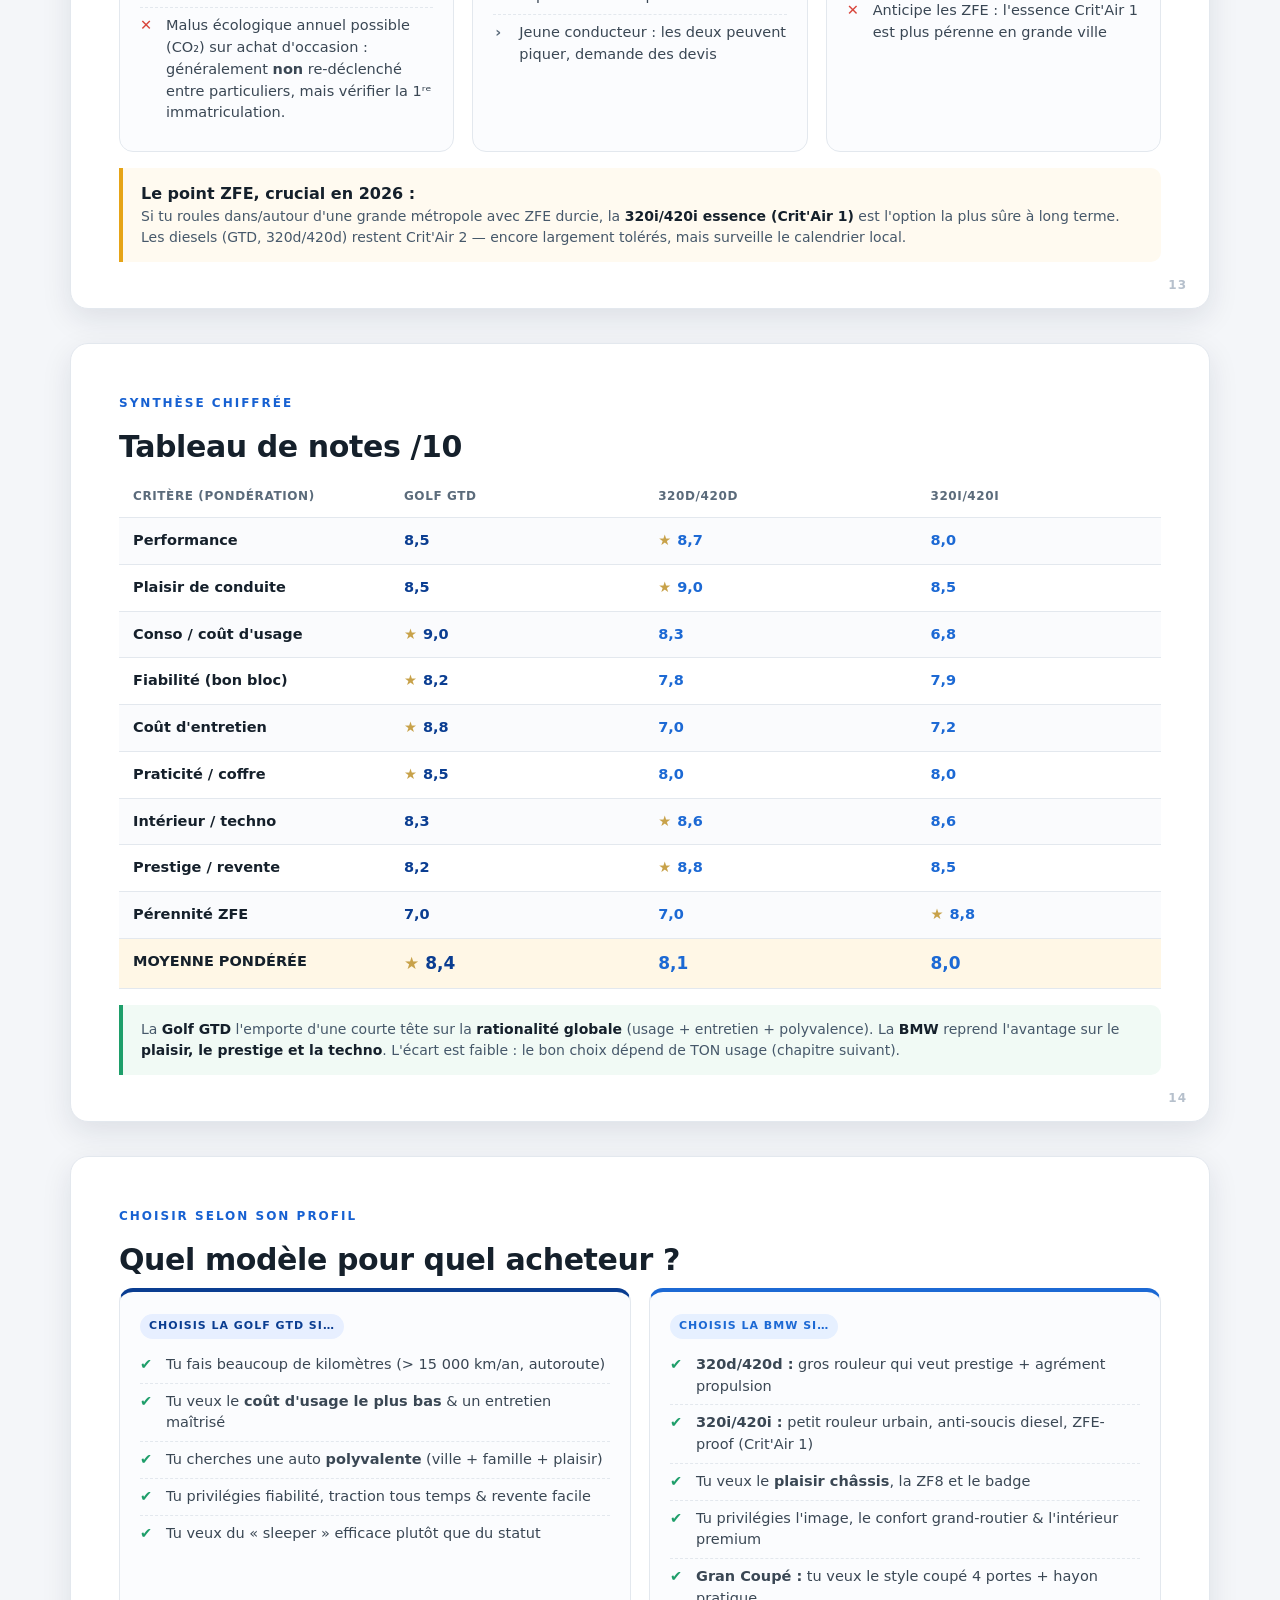
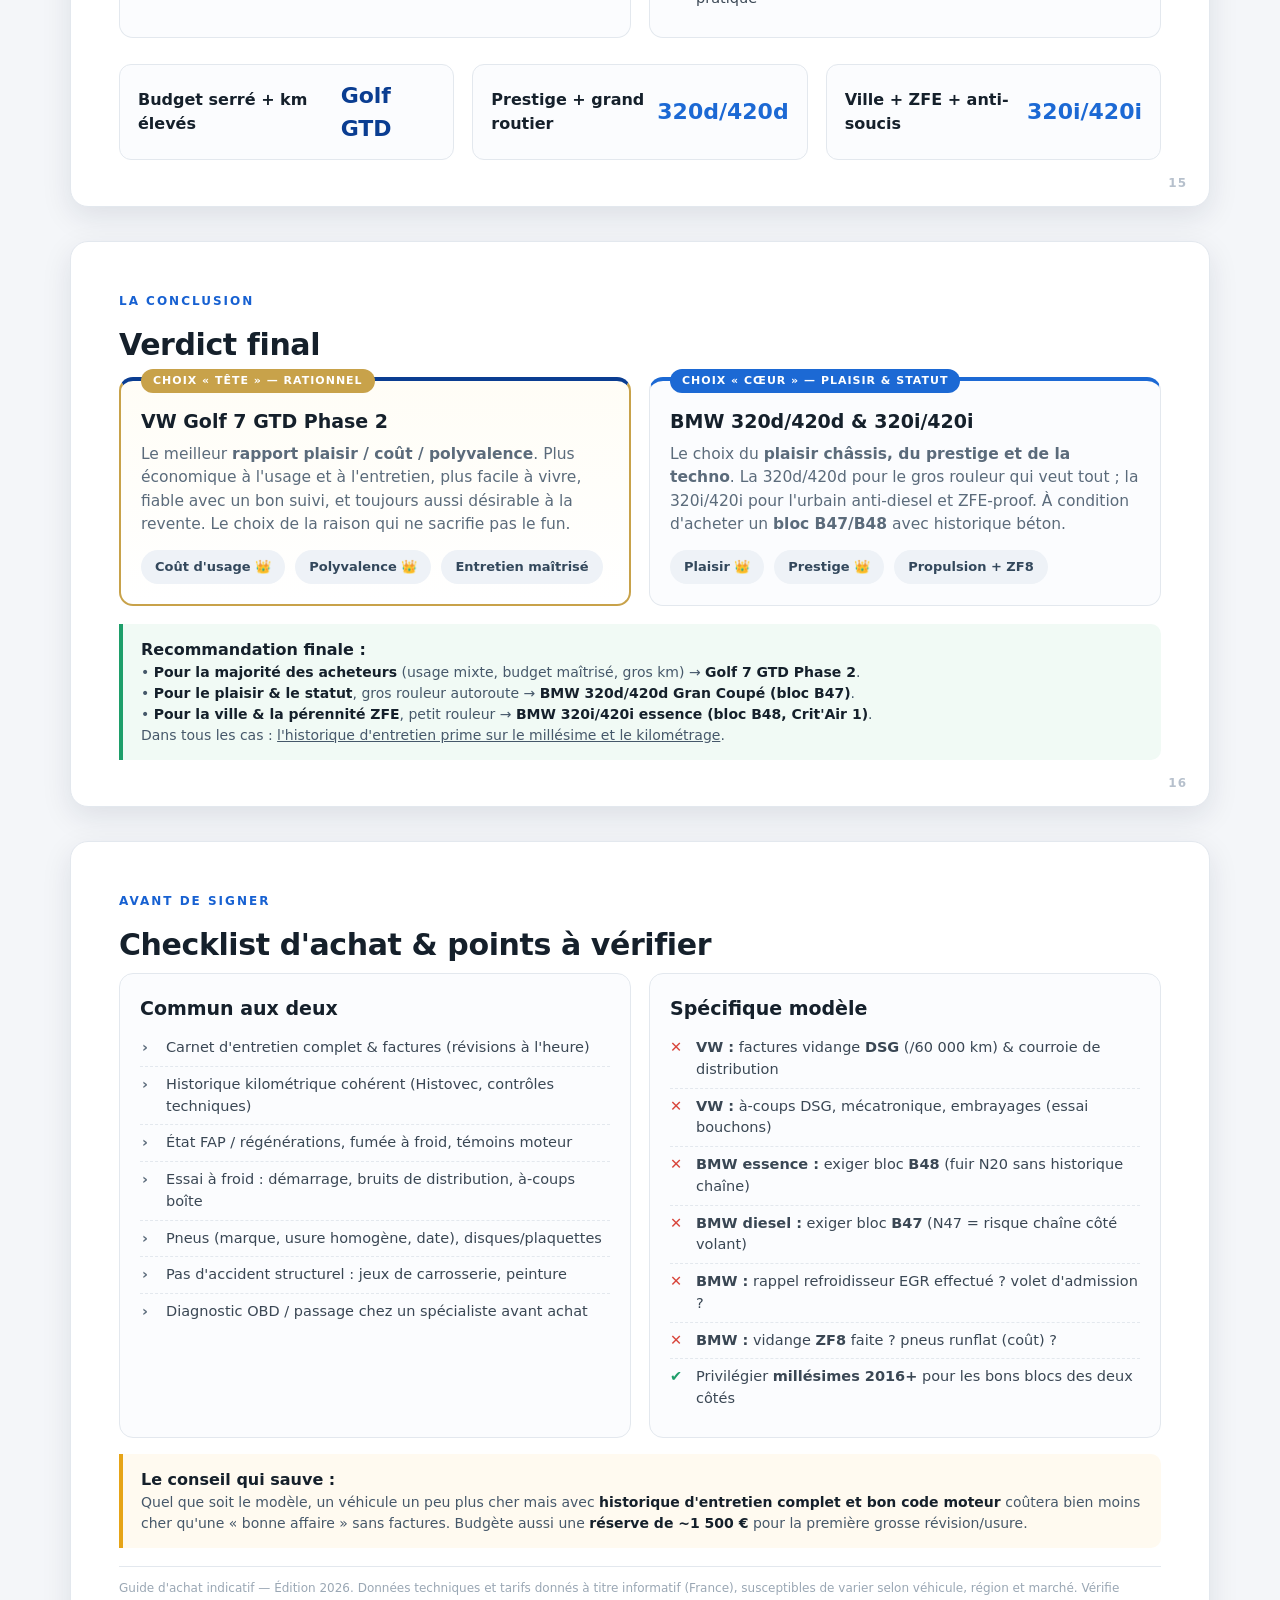
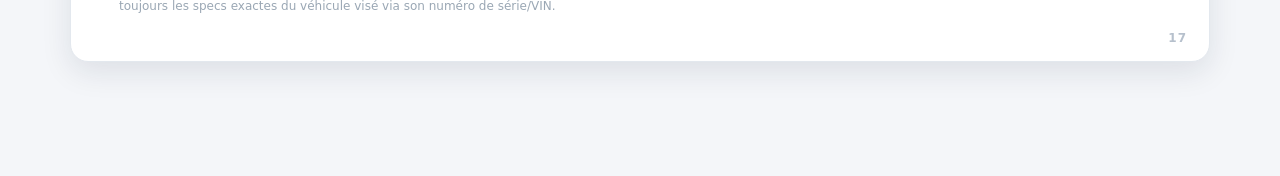
<file: guide-achat-gtd-vs-bmw/index.html>
<!DOCTYPE html>
<html lang="fr">
<head>
<meta charset="UTF-8">
<meta name="viewport" content="width=device-width, initial-scale=1.0">
<title>Guide d'achat 2026 — Golf 7 GTD Ph.2 vs BMW F30/F36</title>
<style>
  :root{
    --vw:#0a3d91;          /* bleu VW */
    --vw-light:#1761d2;
    --bmw:#1c69d4;         /* bleu BMW M */
    --bmw-dark:#0b2a4a;
    --ink:#15202b;
    --muted:#5b6b7b;
    --line:#e3e8ee;
    --bg:#f4f6f9;
    --card:#ffffff;
    --gold:#c8a24a;
    --green:#1e9e6a;
    --red:#d8453b;
    --amber:#e6a417;
    --shadow:0 10px 30px rgba(15,32,55,.10);
  }
  *{box-sizing:border-box;margin:0;padding:0}
  html{scroll-behavior:smooth}
  body{
    font-family:"Segoe UI",system-ui,-apple-system,Roboto,Arial,sans-serif;
    color:var(--ink); background:var(--bg); line-height:1.5;
    -webkit-font-smoothing:antialiased;
  }
  .deck{max-width:1180px;margin:0 auto;padding:28px 20px 80px}

  /* ---------- SLIDE ---------- */
  .slide{
    background:var(--card); border-radius:18px; box-shadow:var(--shadow);
    margin:0 0 34px; padding:46px 48px; position:relative; overflow:hidden;
    border:1px solid var(--line);
  }
  .slide::after{content:attr(data-n);position:absolute;right:22px;bottom:14px;
    font-size:12px;color:#b6c0cc;font-weight:700;letter-spacing:1px}
  .kicker{display:inline-block;font-size:12px;font-weight:800;letter-spacing:2px;
    text-transform:uppercase;color:var(--vw-light);margin-bottom:12px}
  h1{font-size:42px;line-height:1.05;letter-spacing:-.5px;margin-bottom:14px}
  h2{font-size:30px;letter-spacing:-.4px;margin-bottom:6px}
  h3{font-size:19px;margin-bottom:8px}
  p{color:var(--muted);font-size:15.5px}
  .lead{font-size:18px;color:#3a4754;max-width:820px}

  /* ---------- COVER ---------- */
  .cover{
    background:
      radial-gradient(1200px 500px at 12% -10%, rgba(23,97,210,.30), transparent 60%),
      radial-gradient(1000px 500px at 100% 120%, rgba(28,105,212,.28), transparent 55%),
      linear-gradient(135deg,#0b2a4a 0%, #0a3d91 55%, #123a6b 100%);
    color:#fff;border:none;
  }
  .cover .kicker{color:#9ec3ff}
  .cover h1{font-size:52px;color:#fff;max-width:900px}
  .cover p{color:#cdddf5;font-size:18px;max-width:760px;margin-top:8px}
  .vs-badges{display:flex;gap:14px;flex-wrap:wrap;margin-top:30px}
  .vs-badge{background:rgba(255,255,255,.10);border:1px solid rgba(255,255,255,.22);
    border-radius:14px;padding:16px 20px;backdrop-filter:blur(4px);min-width:230px}
  .vs-badge b{display:block;font-size:19px;margin-bottom:4px}
  .vs-badge span{color:#bcd2f0;font-size:13.5px}
  .vs-mid{display:flex;align-items:center;justify-content:center;
    font-weight:900;font-size:26px;color:#9ec3ff}
  .cover-meta{display:flex;gap:26px;flex-wrap:wrap;margin-top:34px;
    border-top:1px solid rgba(255,255,255,.18);padding-top:20px}
  .cover-meta div span{display:block;font-size:12px;color:#9ec3ff;letter-spacing:1px;text-transform:uppercase}
  .cover-meta div b{font-size:16px}

  /* ---------- GRID / CARDS ---------- */
  .grid{display:grid;gap:18px}
  .g2{grid-template-columns:1fr 1fr}
  .g3{grid-template-columns:repeat(3,1fr)}
  .g4{grid-template-columns:repeat(4,1fr)}
  .card{background:#fbfcfe;border:1px solid var(--line);border-radius:14px;padding:20px}
  .card.vw{border-top:4px solid var(--vw)}
  .card.bmw{border-top:4px solid var(--bmw)}
  .tag{display:inline-block;font-size:11px;font-weight:800;letter-spacing:1px;
    padding:4px 9px;border-radius:999px;text-transform:uppercase}
  .tag.vw{background:#e7efff;color:var(--vw)}
  .tag.bmw{background:#e6f0ff;color:var(--bmw)}
  .tag.win{background:#e3f6ee;color:var(--green)}
  .tag.warn{background:#fdf1da;color:#9a6b00}

  /* ---------- TABLE ---------- */
  table{width:100%;border-collapse:collapse;font-size:14.5px;margin-top:6px}
  th,td{text-align:left;padding:12px 14px;border-bottom:1px solid var(--line);vertical-align:top}
  th{font-size:12px;text-transform:uppercase;letter-spacing:.6px;color:var(--muted);font-weight:800}
  tbody tr:nth-child(odd){background:#fafbfd}
  td.crit{font-weight:700;color:var(--ink);width:26%}
  .col-vw{color:var(--vw);font-weight:700}
  .col-bmw{color:var(--bmw);font-weight:700}
  .best{position:relative}
  .best::before{content:"★";color:var(--gold);margin-right:6px}

  /* ---------- RATING BARS ---------- */
  .rate{display:grid;grid-template-columns:170px 1fr 38px;gap:12px;align-items:center;margin:10px 0}
  .rate small{font-size:13px;color:var(--muted)}
  .bar{height:11px;border-radius:99px;background:#eaeef3;overflow:hidden}
  .bar i{display:block;height:100%;border-radius:99px}
  .bar.vw i{background:linear-gradient(90deg,var(--vw),var(--vw-light))}
  .bar.bmw i{background:linear-gradient(90deg,var(--bmw-dark),var(--bmw))}
  .score{font-weight:800;font-size:14px;text-align:right}

  /* ---------- PROS / CONS ---------- */
  ul.clean{list-style:none}
  ul.clean li{padding:7px 0 7px 26px;position:relative;font-size:14.5px;color:#3a4754;border-bottom:1px dashed var(--line)}
  ul.clean li:last-child{border-bottom:none}
  li.pro::before{content:"✔";position:absolute;left:0;color:var(--green);font-weight:900}
  li.con::before{content:"✕";position:absolute;left:0;color:var(--red);font-weight:900}
  li.neu::before{content:"›";position:absolute;left:2px;color:var(--muted);font-weight:900}

  .callout{border-left:4px solid var(--amber);background:#fffaf0;padding:14px 18px;border-radius:0 10px 10px 0;margin-top:16px}
  .callout.blue{border-color:var(--bmw);background:#f2f7ff}
  .callout.green{border-color:var(--green);background:#f1faf5}
  .callout b{color:var(--ink)}
  .callout p{font-size:14px;color:#46586a}

  .pill-row{display:flex;gap:10px;flex-wrap:wrap;margin-top:14px}
  .pill{background:#eef2f7;border-radius:999px;padding:7px 14px;font-size:13px;font-weight:600;color:#33485c}

  .big-num{font-size:34px;font-weight:900;letter-spacing:-1px}
  .big-num.vw{color:var(--vw)}
  .big-num.bmw{color:var(--bmw)}
  .stat small{display:block;color:var(--muted);font-size:12.5px;font-weight:600;text-transform:uppercase;letter-spacing:.5px}

  .verdict-grid{display:grid;grid-template-columns:1fr 1fr;gap:18px}
  .winner{border:2px solid var(--gold);background:linear-gradient(180deg,#fffdf6,#fff)}
  .crown{position:absolute;top:-12px;left:20px;background:var(--gold);color:#fff;font-size:11px;font-weight:800;
    padding:4px 12px;border-radius:999px;letter-spacing:1px;text-transform:uppercase}

  .toc{columns:2;column-gap:40px}
  .toc li{break-inside:avoid;padding:9px 0;border-bottom:1px solid var(--line);font-size:15px;color:#3a4754;display:flex;gap:12px}
  .toc li b{color:var(--vw-light);min-width:24px}

  .foot-note{font-size:12px;color:#9aa7b4;margin-top:18px;border-top:1px solid var(--line);padding-top:12px}

  .scorecard{display:flex;align-items:center;justify-content:space-between;background:#fbfcfe;border:1px solid var(--line);border-radius:12px;padding:14px 18px;margin-top:10px}
  .scorecard .v{font-weight:900;font-size:22px}
  .scorecard .v.vw{color:var(--vw)}
  .scorecard .v.bmw{color:var(--bmw)}

  @media print{
    body{background:#fff}
    .deck{max-width:none;padding:0}
    .slide{box-shadow:none;border:none;border-radius:0;page-break-after:always;margin:0;padding:34px 40px;min-height:96vh}
    .nav{display:none}
  }
  @media(max-width:760px){
    .g2,.g3,.g4,.verdict-grid,.vs-badges{grid-template-columns:1fr;flex-direction:column}
    .toc{columns:1}
    h1{font-size:34px}.cover h1{font-size:38px}
    .slide{padding:30px 22px}
    .rate{grid-template-columns:120px 1fr 32px}
  }

  .nav{position:sticky;top:0;z-index:50;background:rgba(244,246,249,.86);backdrop-filter:blur(8px);
    border-bottom:1px solid var(--line);padding:10px 0;margin-bottom:18px}
  .nav-in{max-width:1180px;margin:0 auto;padding:0 20px;display:flex;gap:8px;flex-wrap:wrap;align-items:center}
  .nav b{font-size:13px;color:var(--vw);margin-right:6px}
  .nav a{font-size:12.5px;color:#4a5b6c;text-decoration:none;padding:4px 9px;border-radius:7px;background:#fff;border:1px solid var(--line)}
  .nav a:hover{background:var(--vw);color:#fff;border-color:var(--vw)}
</style>
</head>
<body>

<nav class="nav">
  <div class="nav-in">
    <b>GTD vs F30</b>
    <a href="#s1">Sommaire</a>
    <a href="#s2">Candidates</a>
    <a href="#s3">Fiche technique</a>
    <a href="#s4">Performances</a>
    <a href="#s5">Conso & coûts</a>
    <a href="#s6">Fiabilité</a>
    <a href="#s7">Entretien</a>
    <a href="#s8">Intérieur</a>
    <a href="#s9">Praticité</a>
    <a href="#s10">Conduite</a>
    <a href="#s11">Budget/cote</a>
    <a href="#s12">Notes</a>
    <a href="#s13">Profils</a>
    <a href="#s14">Verdict</a>
    <a href="#s15">Checklist</a>
  </div>
</nav>

<div class="deck">

  <!-- ============ COVER ============ -->
  <section class="slide cover" data-n="01">
    <span class="kicker">Guide d'achat occasion · Édition 2026</span>
    <h1>Golf 7 GTD Phase 2 &nbsp;vs&nbsp; BMW Série 3/4 (F30·F36)</h1>
    <p>Le match du compromis intelligent : la GTI diesel survitaminée de Volkswagen face à la propulsion premium bavaroise, en versions essence (320i / 420i) et diesel (320d / 420d Gran Coupé). Millésimes 2015 → 2019.</p>

    <div class="vs-badges">
      <div class="vs-badge">
        <b>VW Golf 7 GTD Phase 2</b>
        <span>2.0 TDI · 184 ch · 380 Nm · Traction · 2017–2020</span>
      </div>
      <div class="vs-mid">VS</div>
      <div class="vs-badge">
        <b>BMW 320i / 420i · 320d / 420d</b>
        <span>2.0 · 184–190 ch · Propulsion · F30 berline / F36 Gran Coupé</span>
      </div>
    </div>

    <div class="cover-meta">
      <div><span>Segment</span><b>Compacte GTI vs Premium</b></div>
      <div><span>Budget cible</span><b>17 000 – 30 000 €</b></div>
      <div><span>Carburants</span><b>Diesel & Essence</b></div>
      <div><span>Objectif</span><b>Bien choisir, sans se tromper</b></div>
    </div>
  </section>

  <!-- ============ SOMMAIRE ============ -->
  <section class="slide" id="s1" data-n="02">
    <span class="kicker">Ce que couvre ce guide</span>
    <h2>Sommaire</h2>
    <p class="lead">15 chapitres pour décider en connaissance de cause — du papier technique aux pannes connues, jusqu'au verdict par profil d'acheteur.</p>
    <ul class="toc clean" style="margin-top:18px">
      <li><b>01</b> Présentation des candidates &amp; périmètre</li>
      <li><b>02</b> Fiches techniques comparées</li>
      <li><b>03</b> Performances &amp; sensations</li>
      <li><b>04</b> Consommation &amp; coût d'usage réel</li>
      <li><b>05</b> Fiabilité &amp; pannes connues (le nerf de la guerre)</li>
      <li><b>06</b> Entretien : tarifs &amp; périodicité</li>
      <li><b>07</b> Intérieur, équipement &amp; techno</li>
      <li><b>08</b> Praticité, habitabilité &amp; coffre</li>
      <li><b>09</b> Comportement routier &amp; plaisir</li>
      <li><b>10</b> Budget d'achat, cote &amp; décote</li>
      <li><b>11</b> Fiscalité, assurance &amp; bonus/malus</li>
      <li><b>12</b> Tableau de notes (radar)</li>
      <li><b>13</b> Quel modèle pour quel profil ?</li>
      <li><b>14</b> Verdict final</li>
      <li><b>15</b> Checklist d'achat &amp; points à vérifier</li>
    </ul>
  </section>

  <!-- ============ CANDIDATES ============ -->
  <section class="slide" id="s2" data-n="03">
    <span class="kicker">Les protagonistes</span>
    <h2>Présentation des candidates</h2>
    <p class="lead">Deux philosophies opposées pour un budget proche : l'efficacité polyvalente VW contre le statut et la dynamique BMW.</p>

    <div class="grid g2" style="margin-top:18px">
      <div class="card vw">
        <span class="tag vw">Volkswagen</span>
        <h3 style="margin-top:10px">Golf 7 GTD — Phase 2 (facelift)</h3>
        <p>La « GTI du diesel ». Restylage fin 2016/2017 : nouveaux boucliers, feux LED, cockpit numérique (Active Info Display) en option, infodivertissement tactile Discover Pro. Châssis sport (-15 mm), différentiel électronique XDS, freins rouges.</p>
        <div class="pill-row">
          <span class="pill">2.0 TDI EA288 · 184 ch</span>
          <span class="pill">380 Nm</span>
          <span class="pill">Traction avant</span>
          <span class="pill">BVM6 ou DSG7 (DQ381)</span>
          <span class="pill">~1 380 kg</span>
          <span class="pill">5 portes / hayon</span>
        </div>
        <div class="callout green"><p><b>L'argument massue :</b> couple disponible bas, conso plancher, format compact et coffre exploitable. Le couteau suisse qui pousse fort.</p></div>
      </div>

      <div class="card bmw">
        <span class="tag bmw">BMW</span>
        <h3 style="margin-top:10px">Série 3 (F30) &amp; Série 4 Gran Coupé (F36)</h3>
        <p>Phase 2 (LCI) à partir de 2015 : phares full-LED, nouveaux moteurs modulaires « B » (B48 essence, B47 diesel), BVA ZF 8 rapports d'anthologie. La <b>Gran Coupé</b> est la F36 : silhouette de coupé 4 portes avec hayon pratique.</p>
        <div class="pill-row">
          <span class="pill">320i/420i : 2.0 essence 184 ch · 270–300 Nm</span>
          <span class="pill">320d/420d : 2.0 TDI 184–190 ch · 380–400 Nm</span>
          <span class="pill">Propulsion (ou xDrive)</span>
          <span class="pill">BVA8 ou BVM6</span>
          <span class="pill">~1 470–1 560 kg</span>
        </div>
        <div class="callout blue"><p><b>L'argument massue :</b> châssis propulsion, finition premium, prestige du logo et boîte auto ZF8 référence du marché.</p></div>
      </div>
    </div>

    <div class="callout"><b>Point de vocabulaire important.</b><p>« F30 » = la <b>berline</b> Série 3. La « <b>Gran Coupé</b> » que tu évoques est en réalité la <b>F36</b> (carrosserie Série 4, 5 portes à hayon). Mécaniquement, 320i=420i et 320d=420d : mêmes moteurs/boîtes, seules changent la carrosserie, la posture (Série 4 plus basse/large) et le prix. Ce guide les traite donc ensemble.</p></div>
  </section>

  <!-- ============ FICHE TECHNIQUE ============ -->
  <section class="slide" id="s3" data-n="04">
    <span class="kicker">Le papier</span>
    <h2>Fiches techniques comparées</h2>
    <p>Valeurs constructeur indicatives pour les millésimes 2015–2019. ★ = avantage sur le critère.</p>
    <table>
      <thead>
        <tr><th>Critère</th><th>Golf 7 GTD Ph.2</th><th>BMW 320i / 420i</th><th>BMW 320d / 420d</th></tr>
      </thead>
      <tbody>
        <tr><td class="crit">Moteur</td><td class="col-vw">2.0 TDI EA288 (diesel)</td><td class="col-bmw">2.0 essence turbo (N20/B48)</td><td class="col-bmw">2.0 TDI (N47→B47)</td></tr>
        <tr><td class="crit">Puissance</td><td class="col-vw">184 ch</td><td class="col-bmw">184 ch</td><td class="col-bmw best">184–190 ch</td></tr>
        <tr><td class="crit">Couple</td><td class="col-vw">380 Nm</td><td class="col-bmw">270–300 Nm</td><td class="col-bmw best">380–400 Nm</td></tr>
        <tr><td class="crit">Transmission</td><td class="col-vw">Traction (AV)</td><td class="col-bmw best">Propulsion (AR)</td><td class="col-bmw best">Propulsion (AR)</td></tr>
        <tr><td class="crit">Boîte</td><td class="col-vw">BVM6 / DSG7</td><td class="col-bmw best">BVM6 / ZF8 auto</td><td class="col-bmw best">BVM6 / ZF8 auto</td></tr>
        <tr><td class="crit">0–100 km/h</td><td class="col-vw best">~7,4 s</td><td class="col-bmw">~7,1–7,3 s (BVA)</td><td class="col-bmw best">~7,1–7,3 s</td></tr>
        <tr><td class="crit">V. max</td><td class="col-vw">~230 km/h</td><td class="col-bmw">~235 km/h</td><td class="col-bmw best">~235–240 km/h</td></tr>
        <tr><td class="crit">Poids à vide</td><td class="col-vw best">~1 380 kg</td><td class="col-bmw">~1 470 kg</td><td class="col-bmw">~1 490–1 560 kg</td></tr>
        <tr><td class="crit">Conso mixte réelle</td><td class="col-vw best">4,8–5,8 L</td><td class="col-bmw">7,0–9,0 L</td><td class="col-bmw">5,0–6,2 L</td></tr>
        <tr><td class="crit">Coffre</td><td class="col-vw">380 L (1 270 L)</td><td class="col-bmw best">480 L (berline F30)</td><td class="col-bmw best">445–480 L</td></tr>
        <tr><td class="crit">Carrosserie</td><td class="col-vw">Compacte 5p hayon</td><td class="col-bmw">Berline 4p / GC 5p hayon</td><td class="col-bmw">Berline 4p / GC 5p hayon</td></tr>
        <tr><td class="crit">Places</td><td class="col-vw">5</td><td class="col-bmw">5</td><td class="col-bmw">5</td></tr>
      </tbody>
    </table>
    <p class="foot-note">Chiffres arrondis, à titre indicatif (varient selon option, boîte, jantes, état). Le 320d après 2015 reçoit le bloc B47 (190 ch) ; les premières années peuvent encore avoir le N47.</p>
  </section>

  <!-- ============ PERFORMANCES ============ -->
  <section class="slide" id="s4" data-n="05">
    <span class="kicker">Sur la route</span>
    <h2>Performances &amp; sensations de conduite</h2>
    <div class="grid g3" style="margin-top:8px">
      <div class="card vw"><div class="stat"><div class="big-num vw">7,4 s</div><small>GTD · 0–100 km/h</small></div><p style="margin-top:8px">Poussée franche dès 1 750 tr/min, châssis vif et compact. Très efficace sur petites routes, traction qui mord. DSG7 ultra-rapide.</p></div>
      <div class="card bmw"><div class="stat"><div class="big-num bmw">7,2 s</div><small>320d/420d · 0–100 km/h</small></div><p style="margin-top:8px">Même registre de perf, mais avec l'agrément propulsion : équilibre, direction, ZF8 onctueuse. Plus « grand routier » que joueur.</p></div>
      <div class="card bmw"><div class="stat"><div class="big-num bmw">300 Nm</div><small>320i/420i · couple essence</small></div><p style="margin-top:8px">Moins de couple que les diesels, mais moteur plus rond/silencieux et qui aime grimper dans les tours. Idéal petits rouleurs.</p></div>
    </div>

    <div class="grid g2" style="margin-top:18px">
      <div class="card">
        <h3>Là où la GTD gagne</h3>
        <ul class="clean">
          <li class="pro">Plus légère de ~100 kg → agilité et reprises franches</li>
          <li class="pro">Traction + diff XDS = motricité rassurante sous la pluie</li>
          <li class="pro">DSG7 fulgurante, sonorité travaillée (soundaktor)</li>
          <li class="pro">Compacité = redoutable sur route sinueuse</li>
        </ul>
      </div>
      <div class="card">
        <h3>Là où la BMW gagne</h3>
        <ul class="clean">
          <li class="pro">Propulsion + répartition 50/50 = équilibre châssis</li>
          <li class="pro">ZF8 : la meilleure boîte auto de la catégorie</li>
          <li class="pro">Tenue de cap et confort haute vitesse supérieurs</li>
          <li class="pro">6 cylindres en ligne possible (335d/440i) si budget</li>
        </ul>
      </div>
    </div>
    <div class="callout"><b>En résumé :</b><p>La GTD est plus <b>ludique et incisive</b> ; la BMW plus <b>équilibrée et grand-routière</b>. À performance brute quasi égale, le plaisir dépend de ton style : guidon vif (VW) ou châssis propulsion (BMW).</p></div>
  </section>

  <!-- ============ CONSO ============ -->
  <section class="slide" id="s5" data-n="06">
    <span class="kicker">Le portefeuille au quotidien</span>
    <h2>Consommation &amp; coût d'usage réel</h2>
    <div class="grid g4" style="margin-top:6px">
      <div class="card vw stat"><div class="big-num vw">5,2 L</div><small>GTD diesel · mixte réel</small></div>
      <div class="card bmw stat"><div class="big-num bmw">5,6 L</div><small>320d/420d · mixte réel</small></div>
      <div class="card bmw stat"><div class="big-num bmw">7,8 L</div><small>320i/420i · mixte réel</small></div>
      <div class="card stat"><div class="big-num" style="color:var(--ink)">15 000</div><small>km/an de référence</small></div>
    </div>

    <table style="margin-top:18px">
      <thead><tr><th>Poste (15 000 km/an)</th><th>Golf GTD</th><th>320d / 420d</th><th>320i / 420i</th></tr></thead>
      <tbody>
        <tr><td class="crit">Carburant estimé*</td><td class="col-vw best">~1 250 €</td><td class="col-bmw">~1 350 €</td><td class="col-bmw">~2 050 €</td></tr>
        <tr><td class="crit">Type carburant</td><td>Gazole</td><td>Gazole</td><td>SP95/98</td></tr>
        <tr><td class="crit">AdBlue</td><td class="col-vw">Selon millésime (fin de prod.)</td><td class="col-bmw">Oui (post-2018)</td><td>Non</td></tr>
        <tr><td class="crit">Sensibilité petits trajets</td><td class="warn">FAP à régénérer</td><td class="warn">FAP à régénérer</td><td class="best">Aucune (essence)</td></tr>
        <tr><td class="crit">Idéal si…</td><td>&gt; 15 000 km/an</td><td>&gt; 20 000 km/an</td><td>&lt; 12 000 km/an</td></tr>
      </tbody>
    </table>

    <div class="callout"><b>La règle d'or diesel vs essence.</b><p>Sous ~12 000–15 000 km/an et avec beaucoup de ville, un diesel à FAP s'encrasse (régénérations incomplètes, vanne EGR, AdBlue) → privilégie alors la <b>320i/420i essence</b>. Au-delà, et surtout sur autoroute, la <b>GTD</b> ou la <b>320d/420d</b> deviennent imbattables au budget carburant.</p></div>
    <p class="foot-note">*Estimation sur base ~1,75 €/L gazole et ~1,85 €/L SP95 (2026, France) — à ajuster selon ta région et ton usage. La GTD garde l'avantage grâce à son poids plume.</p>
  </section>

  <!-- ============ FIABILITE ============ -->
  <section class="slide" id="s6" data-n="07">
    <span class="kicker">Le critère qui fait la différence</span>
    <h2>Fiabilité &amp; pannes connues</h2>
    <p class="lead">C'est ICI que se joue le vrai coût de possession. Voici les points de vigilance documentés par motorisation.</p>

    <div class="grid g2" style="margin-top:16px">
      <div class="card vw">
        <span class="tag vw">Golf GTD 2.0 TDI EA288</span>
        <h3 style="margin-top:10px">Globalement solide — mais…</h3>
        <ul class="clean">
          <li class="pro">Bloc EA288 réputé fiable (évolution corrigée de l'EA189)</li>
          <li class="pro">Mécanique bien connue, pièces accessibles, réseau dense</li>
          <li class="con">Boîte <b>DSG (DQ381/DQ250)</b> : mécatronique &amp; embrayages → vidange impérative tous les 60 000 km</li>
          <li class="con">Vanne EGR / FAP : encrassement si usage urbain</li>
          <li class="con">Distribution par <b>courroie</b> (pas chaîne) → remplacement ~120–180 000 km</li>
          <li class="neu">Volant moteur bimasse &amp; injecteurs à surveiller à fort kilométrage</li>
        </ul>
      </div>

      <div class="card bmw">
        <span class="tag bmw">BMW — par moteur</span>
        <h3 style="margin-top:10px">Excellente… si bon bloc</h3>
        <ul class="clean">
          <li class="con"><b>320i/420i N20</b> (≈2012–2015) : tendeur &amp; chaîne de distribution fragiles, conso d'huile → préférer le <b>B48</b> (post-2015)</li>
          <li class="pro"><b>B48 essence</b> (post-2015) : bien plus sain, chaîne renforcée</li>
          <li class="con"><b>320d/420d N47</b> : chaîne de distribution <b>côté volant moteur</b> (très chère à remplacer)</li>
          <li class="pro"><b>320d/420d B47</b> (post-2015) : problème de chaîne réglé, bloc robuste</li>
          <li class="con">Diesel : refroidisseur EGR (rappel risque incendie), volet d'admission, FAP</li>
          <li class="pro">Boîte <b>ZF8</b> très fiable (vidange ~80–100 000 km conseillée malgré « à vie »)</li>
        </ul>
      </div>
    </div>

    <div class="callout"><b>Le réflexe d'achat n°1 :</b><p>Sur la BMW, <u>vérifie le code moteur</u>. Vise impérativement les blocs <b>B48 (essence)</b> et <b>B47 (diesel)</b>, généralisés sur les millésimes 2015–2016+. Fuis les N20/N47 à fort kilométrage sans historique de chaîne. Sur la VW, exige les <b>factures de vidange DSG</b> et de courroie.</p></div>
  </section>

  <!-- ============ ENTRETIEN ============ -->
  <section class="slide" id="s7" data-n="08">
    <span class="kicker">Coûts récurrents</span>
    <h2>Entretien : tarifs &amp; périodicité</h2>
    <table>
      <thead><tr><th>Poste</th><th>Golf 7 GTD</th><th>BMW F30/F36</th></tr></thead>
      <tbody>
        <tr><td class="crit">Révision annuelle (indépendant)</td><td class="col-vw best">~200–350 €</td><td class="col-bmw">~300–500 €</td></tr>
        <tr><td class="crit">Révision réseau officiel</td><td class="col-vw best">~350–500 €</td><td class="col-bmw">~450–700 €</td></tr>
        <tr><td class="crit">Jeu de plaquettes AV</td><td class="col-vw best">~150–250 €</td><td class="col-bmw">~250–400 €</td></tr>
        <tr><td class="crit">Vidange boîte auto</td><td class="col-vw">DSG ~300–450 € /60 000 km</td><td class="col-bmw">ZF8 ~350–550 € /~80–100 000 km</td></tr>
        <tr><td class="crit">Distribution</td><td class="col-vw">Courroie ~600–900 €</td><td class="col-bmw best">Chaîne (longue durée*)</td></tr>
        <tr><td class="crit">Pneus (dimension type)</td><td class="col-vw best">225/40 R18 — courant</td><td class="col-bmw">225-255/40 R18-19 (runflat $$)</td></tr>
        <tr><td class="crit">Disponibilité pièces</td><td class="col-vw best">Très large, économique</td><td class="col-bmw">Large mais plus chère</td></tr>
        <tr><td class="crit">Budget entretien global</td><td class="col-vw best">€€ Maîtrisé</td><td class="col-bmw">€€€ Plus élevé</td></tr>
      </tbody>
    </table>
    <div class="callout"><b>À retenir :</b><p>La Golf est <b>sensiblement moins chère à entretenir</b> (pièces, main-d'œuvre, pneus non runflat). La BMW reste raisonnable pour une premium <u>tant que le bloc est sain</u> ; le danger, c'est la grosse facture ponctuelle (chaîne N47, EGR, embrayage…). *La chaîne BMW est « longue durée » mais pas éternelle : un remplacement préventif coûte cher.</p></div>
  </section>

  <!-- ============ INTERIEUR ============ -->
  <section class="slide" id="s8" data-n="09">
    <span class="kicker">À bord</span>
    <h2>Intérieur, équipement &amp; technologie</h2>
    <div class="grid g2" style="margin-top:8px">
      <div class="card vw">
        <span class="tag vw">Golf GTD Phase 2</span>
        <ul class="clean" style="margin-top:8px">
          <li class="pro">Qualité perçue de référence dans la compacte (assemblage VW)</li>
          <li class="pro">Active Info Display (cockpit 100% numérique) en option</li>
          <li class="pro">Discover Pro tactile, App-Connect (CarPlay/Android Auto)</li>
          <li class="pro">Ergonomie limpide, position de conduite impeccable</li>
          <li class="pro">Sièges sport GTD tissu écossais « clark » iconiques</li>
          <li class="con">Ambiance un peu sobre/sérieuse, moins « statutaire »</li>
        </ul>
      </div>
      <div class="card bmw">
        <span class="tag bmw">BMW F30 / F36</span>
        <ul class="clean" style="margin-top:8px">
          <li class="pro">iDrive : la meilleure interface de l'époque (molette + écran)</li>
          <li class="pro">Sensation premium, matériaux nobles, finition Sport/Luxury/M Sport</li>
          <li class="pro">Position de conduite basse, volant parfait, sièges enveloppants</li>
          <li class="pro">Prestige de la marque &amp; valeur de revente du badge</li>
          <li class="con">CarPlay souvent absent/à activer (selon millésime &amp; option)</li>
          <li class="con">Plastiques bas de planche &amp; arrière plus quelconques qu'attendu</li>
        </ul>
      </div>
    </div>
    <div class="callout blue"><b>Équipements à chasser à l'achat :</b><p>BMW → <b>Pack M Sport</b>, phares full-LED, navigation Professional, sièges sport, CarPlay. VW → <b>Active Info Display</b>, Discover Pro, ACC (régulateur adaptatif), toit ouvrant, DCC (amortissement piloté). Ces options font grimper la valeur… et l'agrément.</p></div>
  </section>

  <!-- ============ PRATICITE ============ -->
  <section class="slide" id="s9" data-n="10">
    <span class="kicker">Au quotidien</span>
    <h2>Praticité, habitabilité &amp; coffre</h2>
    <div class="grid g3" style="margin-top:6px">
      <div class="card vw stat"><div class="big-num vw">380 L</div><small>Coffre GTD (1 270 L sièges rabattus)</small><p style="margin-top:8px">Hayon pratique, seuil bas, compacité parfaite en ville &amp; stationnement.</p></div>
      <div class="card bmw stat"><div class="big-num bmw">480 L</div><small>Coffre berline F30</small><p style="margin-top:8px">Volume supérieur mais malle classique (ouverture moins pratique).</p></div>
      <div class="card bmw stat"><div class="big-num bmw">445 L</div><small>Coffre Gran Coupé F36 (hayon)</small><p style="margin-top:8px">Le compromis malin BMW : hayon + grand volume, mais accès AR bas.</p></div>
    </div>

    <table style="margin-top:16px">
      <thead><tr><th>Usage</th><th>Golf GTD</th><th>BMW F30/F36</th></tr></thead>
      <tbody>
        <tr><td class="crit">Ville / stationnement</td><td class="col-vw best">★ Compacte, maniable</td><td class="col-bmw">Plus longue, gabarit berline</td></tr>
        <tr><td class="crit">Place aux jambes AR</td><td class="col-vw">Correcte</td><td class="col-bmw best">Meilleure (empattement long)</td></tr>
        <tr><td class="crit">Garde au toit AR</td><td class="col-vw best">Bonne (hayon haut)</td><td class="col-bmw">Limitée sur Gran Coupé (ligne basse)</td></tr>
        <tr><td class="crit">Modularité / chargement</td><td class="col-vw best">★ Hayon + seuil bas</td><td class="col-bmw">Berline = malle ; GC = hayon</td></tr>
        <tr><td class="crit">Famille / 3 sièges enfants</td><td class="col-vw best">Plus facile (accès vertical)</td><td class="col-bmw">Accès plus bas, portes coupé (GC)</td></tr>
      </tbody>
    </table>
    <div class="callout green"><p><b>Verdict praticité :</b> la <b>Golf</b> est plus polyvalente et urbaine pour une famille ; la <b>Gran Coupé</b> offre le meilleur compromis style + volume côté BMW si tu veux du hayon.</p></div>
  </section>

  <!-- ============ CONDUITE ============ -->
  <section class="slide" id="s10" data-n="11">
    <span class="kicker">Le plaisir</span>
    <h2>Comportement routier &amp; agrément</h2>
    <div class="rate"><small>Agilité / vivacité</small><div class="bar vw"><i style="width:90%"></i></div><span class="score">VW 9</span></div>
    <div class="rate"><small>Agilité / vivacité</small><div class="bar bmw"><i style="width:80%"></i></div><span class="score">BMW 8</span></div>
    <div class="rate"><small>Équilibre châssis</small><div class="bar vw"><i style="width:78%"></i></div><span class="score">VW 8</span></div>
    <div class="rate"><small>Équilibre châssis</small><div class="bar bmw"><i style="width:95%"></i></div><span class="score">BMW 9.5</span></div>
    <div class="rate"><small>Confort grand routier</small><div class="bar vw"><i style="width:80%"></i></div><span class="score">VW 8</span></div>
    <div class="rate"><small>Confort grand routier</small><div class="bar bmw"><i style="width:90%"></i></div><span class="score">BMW 9</span></div>
    <div class="rate"><small>Boîte automatique</small><div class="bar vw"><i style="width:88%"></i></div><span class="score">DSG 8.8</span></div>
    <div class="rate"><small>Boîte automatique</small><div class="bar bmw"><i style="width:96%"></i></div><span class="score">ZF8 9.6</span></div>
    <div class="rate"><small>Motricité sous la pluie</small><div class="bar vw"><i style="width:90%"></i></div><span class="score">VW 9</span></div>
    <div class="rate"><small>Motricité sous la pluie</small><div class="bar bmw"><i style="width:72%"></i></div><span class="score">BMW 7*</span></div>

    <div class="callout"><p>*La <b>propulsion</b> BMW est joueuse et gratifiante, mais demande plus de vigilance sur sol glissant (sauf <b>xDrive</b>). La <b>traction</b> GTD est plus rassurante et facile à exploiter au quotidien. Pour le « fun pur » sur route sèche, la BMW marque des points ; pour l'efficacité tous temps, la VW.</p></div>
  </section>

  <!-- ============ BUDGET ============ -->
  <section class="slide" id="s11" data-n="12">
    <span class="kicker">Le prix</span>
    <h2>Budget d'achat, cote &amp; décote</h2>
    <table>
      <thead><tr><th>Millésime / état</th><th>Golf 7 GTD Ph.2</th><th>320d/420d</th><th>320i/420i</th></tr></thead>
      <tbody>
        <tr><td class="crit">2015–2016 (100–150 000 km)</td><td class="col-vw">~17–21 000 €</td><td class="col-bmw">~16–21 000 €</td><td class="col-bmw best">~15–19 000 €</td></tr>
        <tr><td class="crit">2017–2018 (60–110 000 km)</td><td class="col-vw">~21–26 000 €</td><td class="col-bmw">~20–26 000 €</td><td class="col-bmw">~19–24 000 €</td></tr>
        <tr><td class="crit">2019 (faible km, full options)</td><td class="col-vw">~25–30 000 €</td><td class="col-bmw">~25–31 000 €</td><td class="col-bmw">~23–29 000 €</td></tr>
        <tr><td class="crit">Tenue de cote</td><td class="col-vw best">Excellente (GTD recherchée)</td><td class="col-bmw">Bonne (badge)</td><td class="col-bmw">Bonne</td></tr>
        <tr><td class="crit">Liquidité revente</td><td class="col-vw best">Très demandée</td><td class="col-bmw best">Très demandée</td><td class="col-bmw">Demandée</td></tr>
      </tbody>
    </table>
    <div class="grid g2" style="margin-top:16px">
      <div class="callout green"><p><b>Bon plan VW :</b> la GTI/GTD jouit d'une décote très douce. Une GTD bien entretenue se revend vite et bien — c'est un quasi « placement ».</p></div>
      <div class="callout blue"><p><b>Bon plan BMW :</b> à budget égal tu accèdes à une premium au badge prestigieux ; la 420i Gran Coupé full M Sport conserve un fort pouvoir de séduction à la revente.</p></div>
    </div>
    <p class="foot-note">Fourchettes indicatives marché français 2026, hors versions exceptionnelles. Le prix réel dépend surtout de l'historique d'entretien, du kilométrage et des options (pack M Sport / Active Info Display font +1 000 à +3 000 €).</p>
  </section>

  <!-- ============ FISCALITE ============ -->
  <section class="slide" id="s12" data-n="13">
    <span class="kicker">Coûts annexes</span>
    <h2>Fiscalité, assurance &amp; bonus/malus</h2>
    <div class="grid g3">
      <div class="card">
        <h3>Carte grise</h3>
        <ul class="clean">
          <li class="neu">GTD : ~9 CV fiscaux</li>
          <li class="neu">320i/420i : ~9–11 CV</li>
          <li class="neu">320d/420d : ~9–11 CV</li>
          <li class="con">Malus écologique annuel possible (CO₂) sur achat d'occasion : généralement <b>non</b> re-déclenché entre particuliers, mais vérifier la 1ʳᵉ immatriculation.</li>
        </ul>
      </div>
      <div class="card">
        <h3>Assurance</h3>
        <ul class="clean">
          <li class="pro">GTD : groupe « GTI » → prime modérée pour un sportif</li>
          <li class="con">BMW : badge premium + propulsion → prime souvent plus élevée</li>
          <li class="neu">Jeune conducteur : les deux peuvent piquer, demande des devis</li>
        </ul>
      </div>
      <div class="card">
        <h3>ZFE / restrictions</h3>
        <ul class="clean">
          <li class="warn">Diesel 2015–2019 = <b>Crit'Air 2</b></li>
          <li class="pro">Essence 320i/420i 2015+ = <b>Crit'Air 1</b></li>
          <li class="con">Anticipe les ZFE : l'essence Crit'Air 1 est plus pérenne en grande ville</li>
        </ul>
      </div>
    </div>
    <div class="callout"><b>Le point ZFE, crucial en 2026 :</b><p>Si tu roules dans/autour d'une grande métropole avec ZFE durcie, la <b>320i/420i essence (Crit'Air 1)</b> est l'option la plus sûre à long terme. Les diesels (GTD, 320d/420d) restent Crit'Air 2 — encore largement tolérés, mais surveille le calendrier local.</p></div>
  </section>

  <!-- ============ RADAR / NOTES ============ -->
  <section class="slide" id="s13" data-n="14">
    <span class="kicker">Synthèse chiffrée</span>
    <h2>Tableau de notes /10</h2>
    <table>
      <thead><tr><th>Critère (pondération)</th><th>Golf GTD</th><th>320d/420d</th><th>320i/420i</th></tr></thead>
      <tbody>
        <tr><td class="crit">Performance</td><td class="col-vw">8,5</td><td class="col-bmw best">8,7</td><td class="col-bmw">8,0</td></tr>
        <tr><td class="crit">Plaisir de conduite</td><td class="col-vw">8,5</td><td class="col-bmw best">9,0</td><td class="col-bmw">8,5</td></tr>
        <tr><td class="crit">Conso / coût d'usage</td><td class="col-vw best">9,0</td><td class="col-bmw">8,3</td><td class="col-bmw">6,8</td></tr>
        <tr><td class="crit">Fiabilité (bon bloc)</td><td class="col-vw best">8,2</td><td class="col-bmw">7,8</td><td class="col-bmw">7,9</td></tr>
        <tr><td class="crit">Coût d'entretien</td><td class="col-vw best">8,8</td><td class="col-bmw">7,0</td><td class="col-bmw">7,2</td></tr>
        <tr><td class="crit">Praticité / coffre</td><td class="col-vw best">8,5</td><td class="col-bmw">8,0</td><td class="col-bmw">8,0</td></tr>
        <tr><td class="crit">Intérieur / techno</td><td class="col-vw">8,3</td><td class="col-bmw best">8,6</td><td class="col-bmw">8,6</td></tr>
        <tr><td class="crit">Prestige / revente</td><td class="col-vw">8,2</td><td class="col-bmw best">8,8</td><td class="col-bmw">8,5</td></tr>
        <tr><td class="crit">Pérennité ZFE</td><td class="col-vw">7,0</td><td class="col-bmw">7,0</td><td class="col-bmw best">8,8</td></tr>
        <tr style="background:#fff7e6"><td class="crit">MOYENNE PONDÉRÉE</td><td class="col-vw best" style="font-size:17px">8,4</td><td class="col-bmw" style="font-size:17px">8,1</td><td class="col-bmw" style="font-size:17px">8,0</td></tr>
      </tbody>
    </table>
    <div class="callout green"><p>La <b>Golf GTD</b> l'emporte d'une courte tête sur la <b>rationalité globale</b> (usage + entretien + polyvalence). La <b>BMW</b> reprend l'avantage sur le <b>plaisir, le prestige et la techno</b>. L'écart est faible : le bon choix dépend de TON usage (chapitre suivant).</p></div>
  </section>

  <!-- ============ PROFILS ============ -->
  <section class="slide" id="s14" data-n="15">
    <span class="kicker">Choisir selon SON profil</span>
    <h2>Quel modèle pour quel acheteur ?</h2>
    <div class="grid g2">
      <div class="card vw">
        <span class="tag vw">Choisis la Golf GTD si…</span>
        <ul class="clean" style="margin-top:8px">
          <li class="pro">Tu fais beaucoup de kilomètres (&gt; 15 000 km/an, autoroute)</li>
          <li class="pro">Tu veux le <b>coût d'usage le plus bas</b> &amp; un entretien maîtrisé</li>
          <li class="pro">Tu cherches une auto <b>polyvalente</b> (ville + famille + plaisir)</li>
          <li class="pro">Tu privilégies fiabilité, traction tous temps &amp; revente facile</li>
          <li class="pro">Tu veux du « sleeper » efficace plutôt que du statut</li>
        </ul>
      </div>
      <div class="card bmw">
        <span class="tag bmw">Choisis la BMW si…</span>
        <ul class="clean" style="margin-top:8px">
          <li class="pro"><b>320d/420d :</b> gros rouleur qui veut prestige + agrément propulsion</li>
          <li class="pro"><b>320i/420i :</b> petit rouleur urbain, anti-soucis diesel, ZFE-proof (Crit'Air 1)</li>
          <li class="pro">Tu veux le <b>plaisir châssis</b>, la ZF8 et le badge</li>
          <li class="pro">Tu privilégies l'image, le confort grand-routier &amp; l'intérieur premium</li>
          <li class="pro"><b>Gran Coupé :</b> tu veux le style coupé 4 portes + hayon pratique</li>
        </ul>
      </div>
    </div>
    <div class="grid g3" style="margin-top:16px">
      <div class="scorecard"><span><b>Budget serré + km élevés</b></span><span class="v vw">Golf GTD</span></div>
      <div class="scorecard"><span><b>Prestige + grand routier</b></span><span class="v bmw">320d/420d</span></div>
      <div class="scorecard"><span><b>Ville + ZFE + anti-soucis</b></span><span class="v bmw">320i/420i</span></div>
    </div>
  </section>

  <!-- ============ VERDICT ============ -->
  <section class="slide" id="s15" data-n="16">
    <span class="kicker">La conclusion</span>
    <h2>Verdict final</h2>
    <div class="verdict-grid" style="margin-top:10px">
      <div class="card vw winner" style="position:relative">
        <span class="crown">Choix « tête » — rationnel</span>
        <h3 style="margin-top:6px">VW Golf 7 GTD Phase 2</h3>
        <p>Le meilleur <b>rapport plaisir / coût / polyvalence</b>. Plus économique à l'usage et à l'entretien, plus facile à vivre, fiable avec un bon suivi, et toujours aussi désirable à la revente. Le choix de la raison qui ne sacrifie pas le fun.</p>
        <div class="pill-row">
          <span class="pill">Coût d'usage 👑</span>
          <span class="pill">Polyvalence 👑</span>
          <span class="pill">Entretien maîtrisé</span>
        </div>
      </div>
      <div class="card bmw" style="position:relative">
        <span class="crown" style="background:var(--bmw)">Choix « cœur » — plaisir &amp; statut</span>
        <h3 style="margin-top:6px">BMW 320d/420d &amp; 320i/420i</h3>
        <p>Le choix du <b>plaisir châssis, du prestige et de la techno</b>. La 320d/420d pour le gros rouleur qui veut tout ; la 320i/420i pour l'urbain anti-diesel et ZFE-proof. À condition d'acheter un <b>bloc B47/B48</b> avec historique béton.</p>
        <div class="pill-row">
          <span class="pill">Plaisir 👑</span>
          <span class="pill">Prestige 👑</span>
          <span class="pill">Propulsion + ZF8</span>
        </div>
      </div>
    </div>

    <div class="callout green" style="margin-top:18px"><b>Recommandation finale :</b>
      <p>• <b>Pour la majorité des acheteurs</b> (usage mixte, budget maîtrisé, gros km) → <b>Golf 7 GTD Phase 2</b>.<br>
      • <b>Pour le plaisir &amp; le statut</b>, gros rouleur autoroute → <b>BMW 320d/420d Gran Coupé (bloc B47)</b>.<br>
      • <b>Pour la ville &amp; la pérennité ZFE</b>, petit rouleur → <b>BMW 320i/420i essence (bloc B48, Crit'Air 1)</b>.<br>
      Dans tous les cas : <u>l'historique d'entretien prime sur le millésime et le kilométrage</u>.</p>
    </div>
  </section>

  <!-- ============ CHECKLIST ============ -->
  <section class="slide" id="s16" data-n="17">
    <span class="kicker">Avant de signer</span>
    <h2>Checklist d'achat &amp; points à vérifier</h2>
    <div class="grid g2">
      <div class="card">
        <h3>Commun aux deux</h3>
        <ul class="clean">
          <li class="neu">Carnet d'entretien complet &amp; factures (révisions à l'heure)</li>
          <li class="neu">Historique kilométrique cohérent (Histovec, contrôles techniques)</li>
          <li class="neu">État FAP / régénérations, fumée à froid, témoins moteur</li>
          <li class="neu">Essai à froid : démarrage, bruits de distribution, à-coups boîte</li>
          <li class="neu">Pneus (marque, usure homogène, date), disques/plaquettes</li>
          <li class="neu">Pas d'accident structurel : jeux de carrosserie, peinture</li>
          <li class="neu">Diagnostic OBD / passage chez un spécialiste avant achat</li>
        </ul>
      </div>
      <div class="card">
        <h3>Spécifique modèle</h3>
        <ul class="clean">
          <li class="con"><b>VW :</b> factures vidange <b>DSG</b> (/60 000 km) &amp; courroie de distribution</li>
          <li class="con"><b>VW :</b> à-coups DSG, mécatronique, embrayages (essai bouchons)</li>
          <li class="con"><b>BMW essence :</b> exiger bloc <b>B48</b> (fuir N20 sans historique chaîne)</li>
          <li class="con"><b>BMW diesel :</b> exiger bloc <b>B47</b> (N47 = risque chaîne côté volant)</li>
          <li class="con"><b>BMW :</b> rappel refroidisseur EGR effectué ? volet d'admission ?</li>
          <li class="con"><b>BMW :</b> vidange <b>ZF8</b> faite ? pneus runflat (coût) ?</li>
          <li class="pro">Privilégier <b>millésimes 2016+</b> pour les bons blocs des deux côtés</li>
        </ul>
      </div>
    </div>
    <div class="callout"><b>Le conseil qui sauve :</b><p>Quel que soit le modèle, un véhicule un peu plus cher mais avec <b>historique d'entretien complet et bon code moteur</b> coûtera bien moins cher qu'une « bonne affaire » sans factures. Budgète aussi une <b>réserve de ~1 500 €</b> pour la première grosse révision/usure.</p></div>
    <p class="foot-note">Guide d'achat indicatif — Édition 2026. Données techniques et tarifs donnés à titre informatif (France), susceptibles de varier selon véhicule, région et marché. Vérifie toujours les specs exactes du véhicule visé via son numéro de série/VIN.</p>
  </section>

</div>
</body>
</html>
</file>
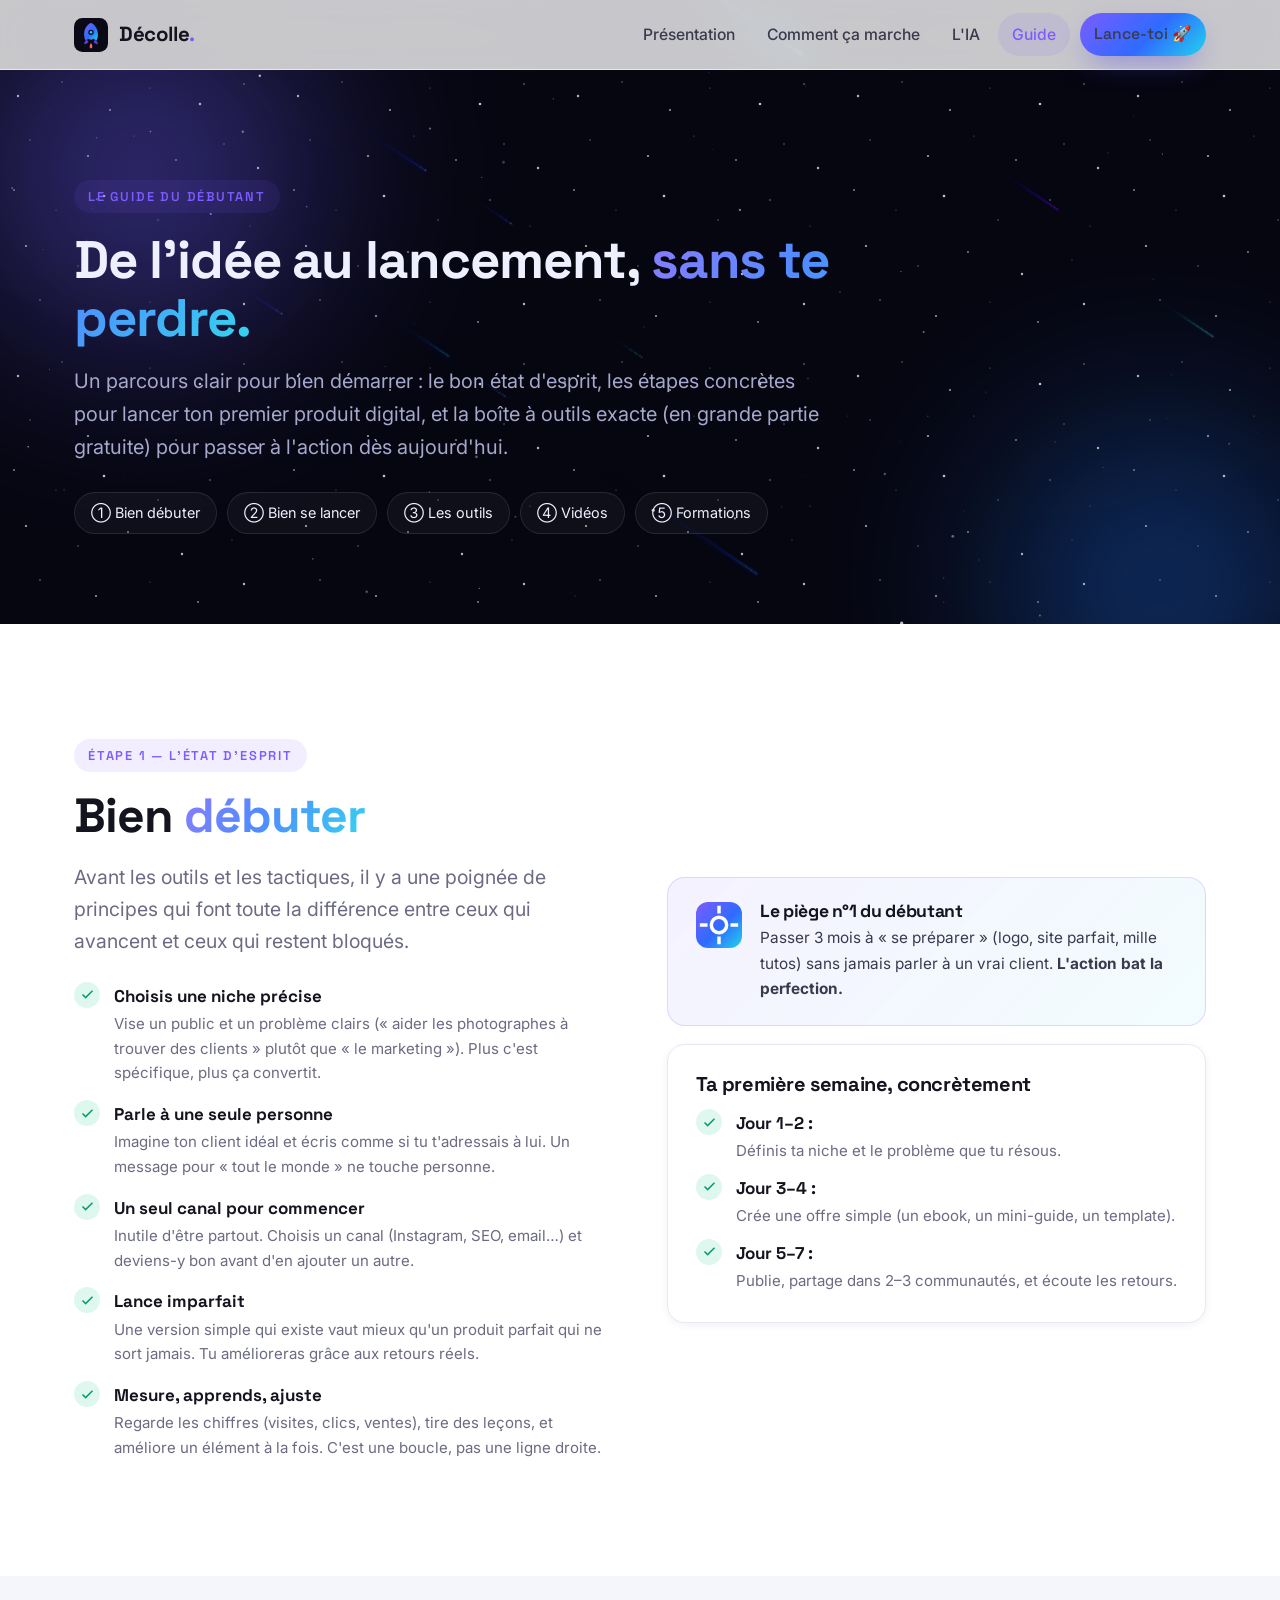
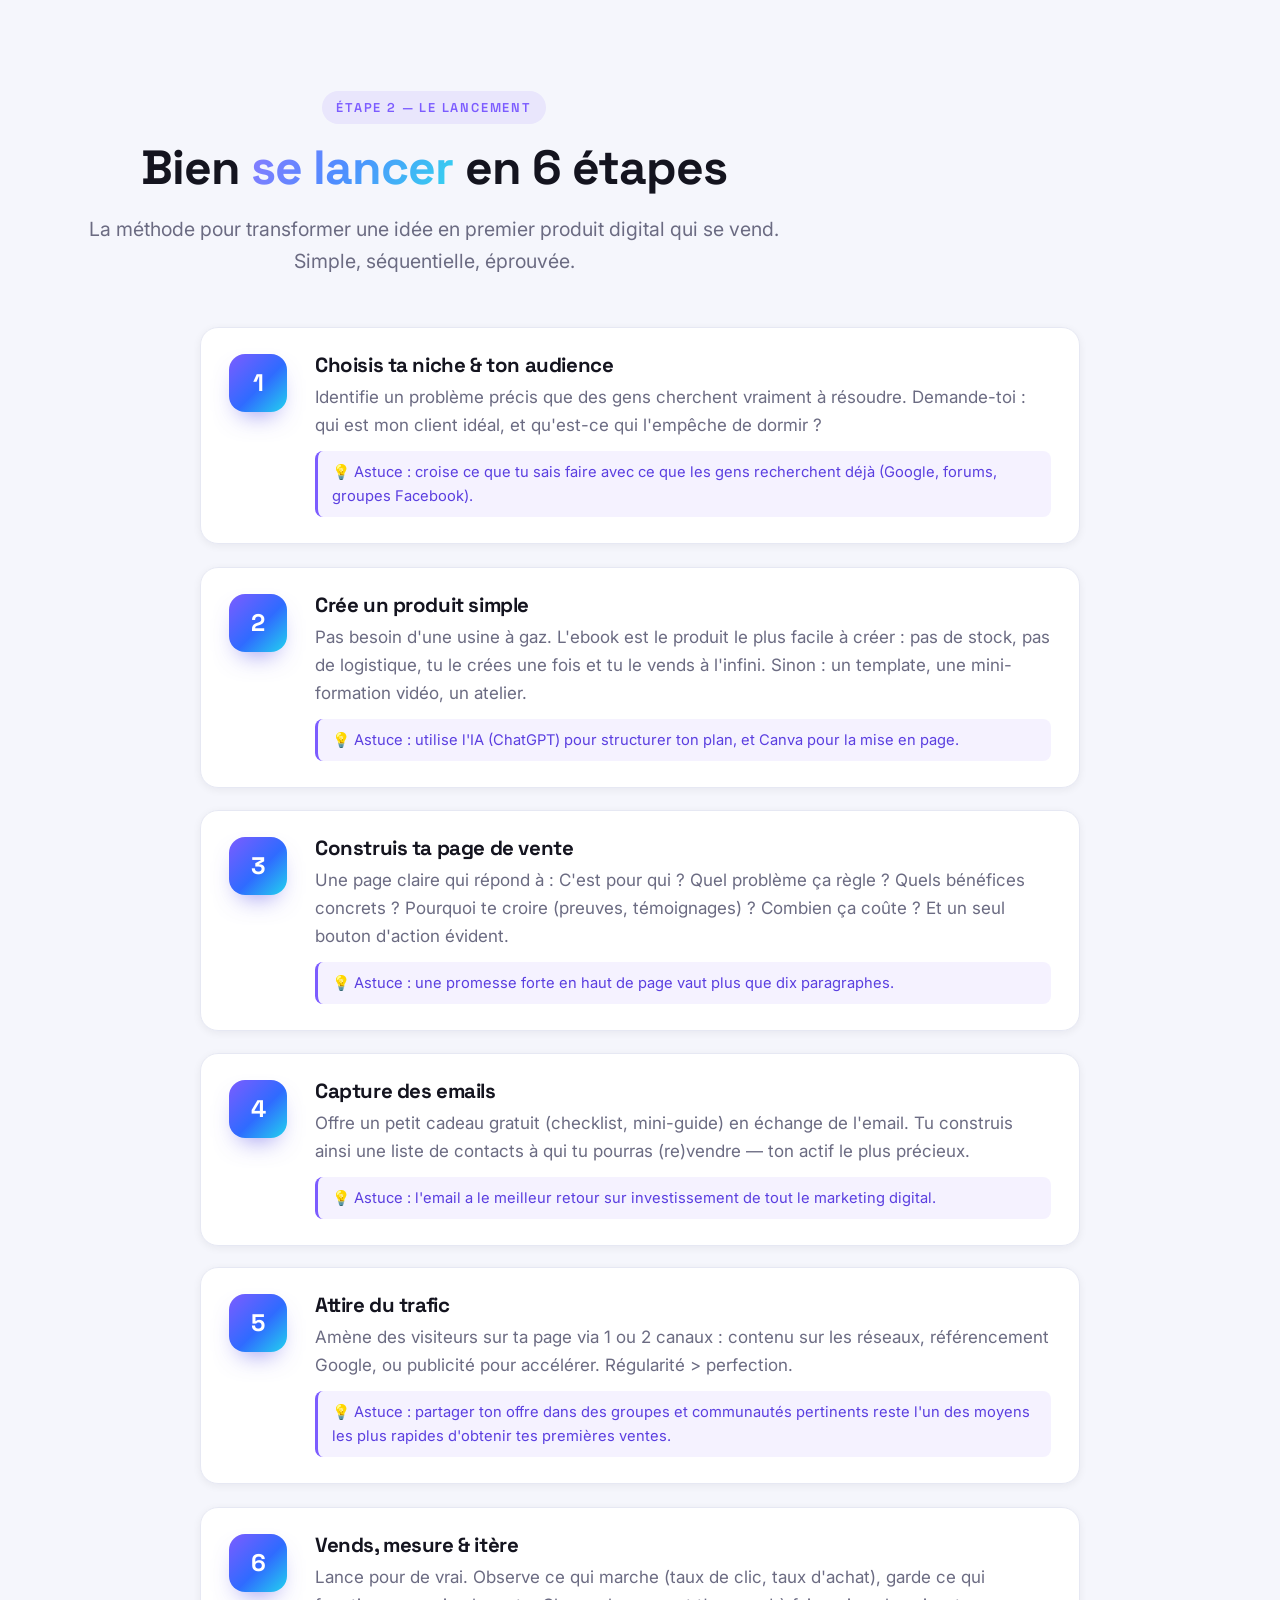
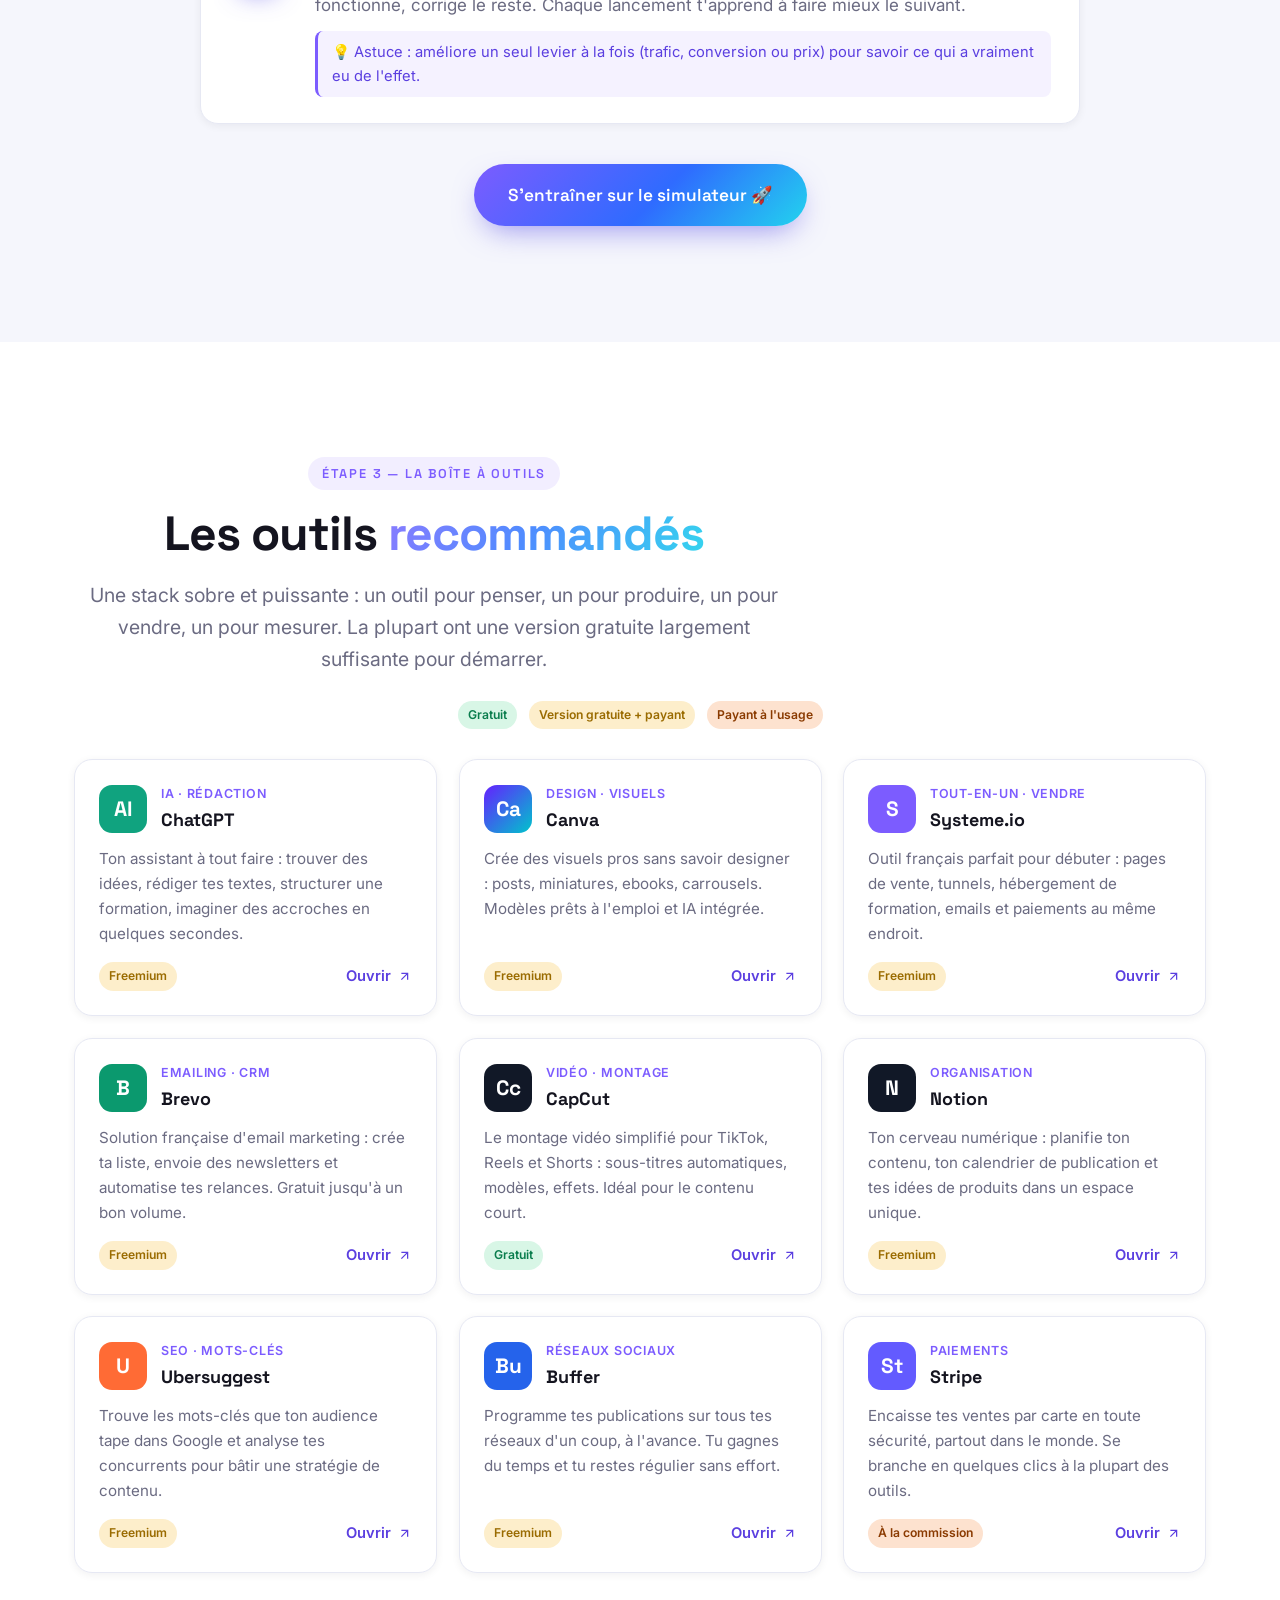
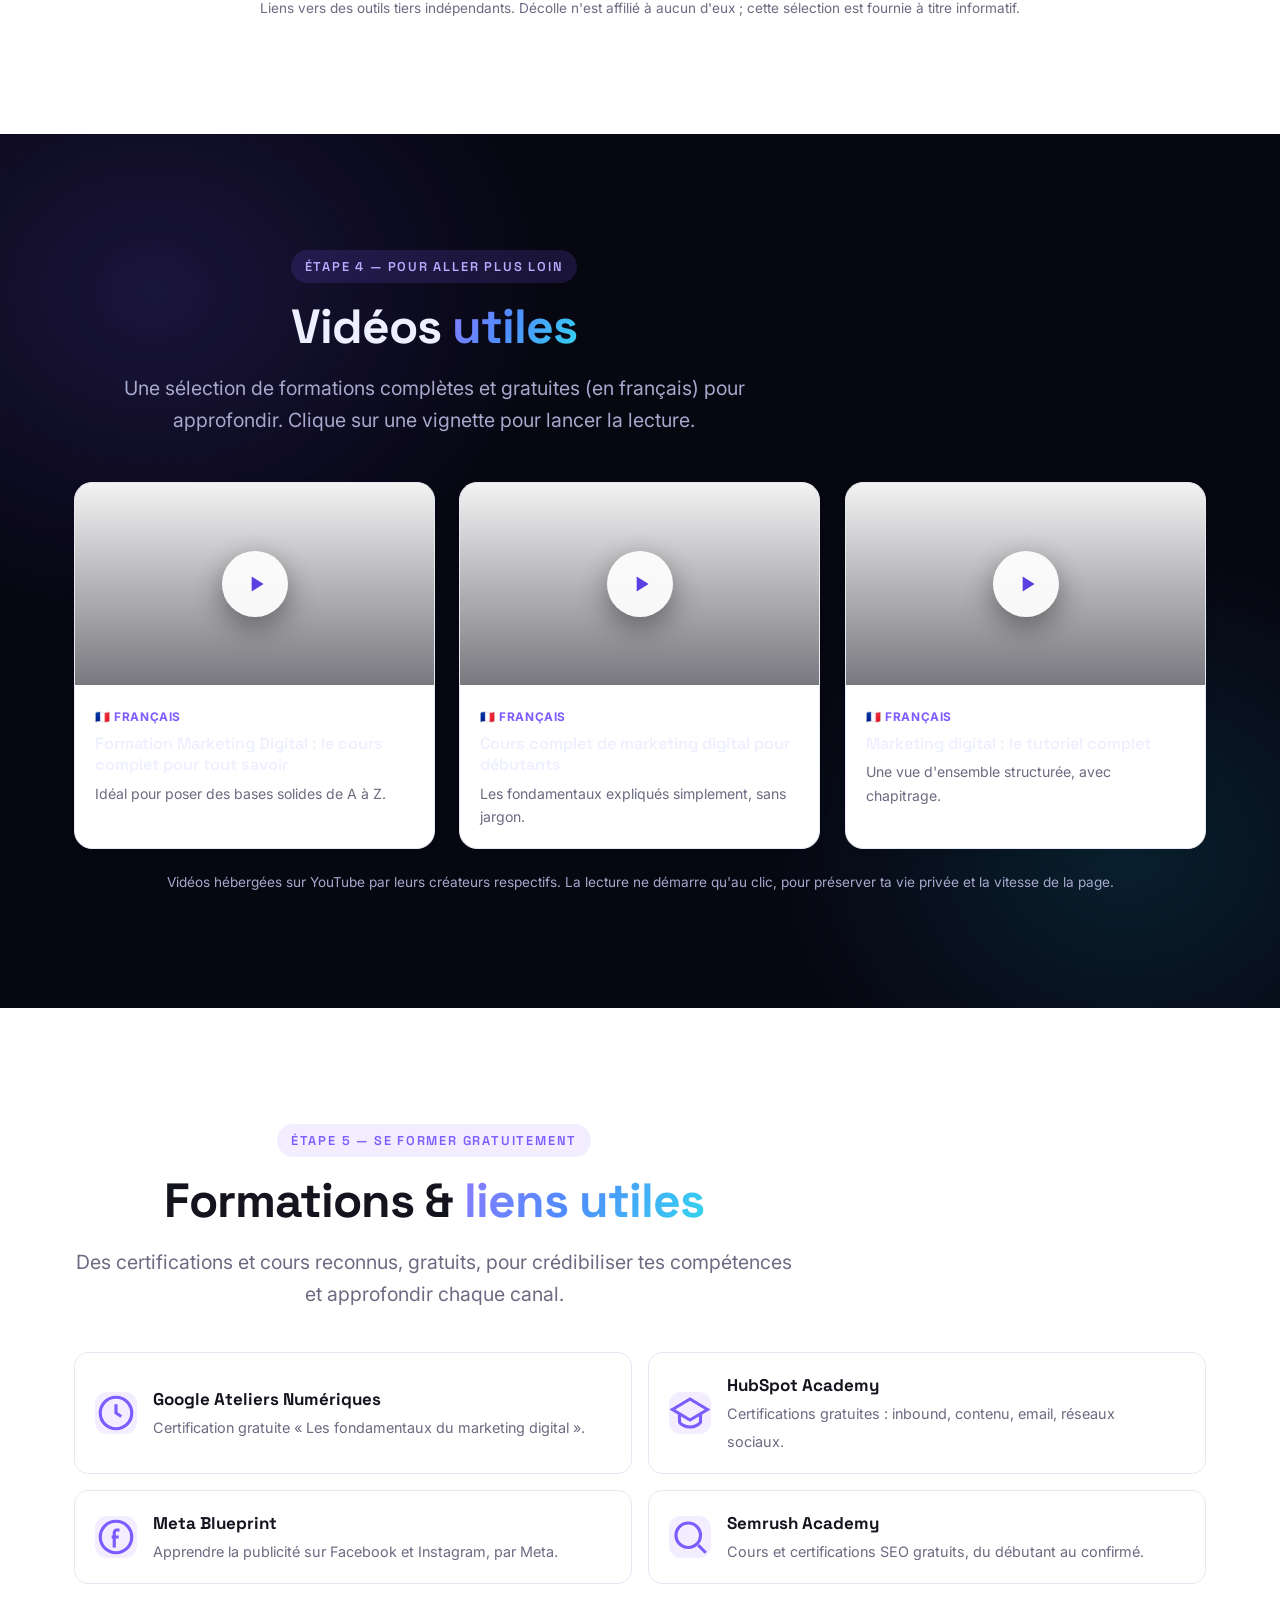
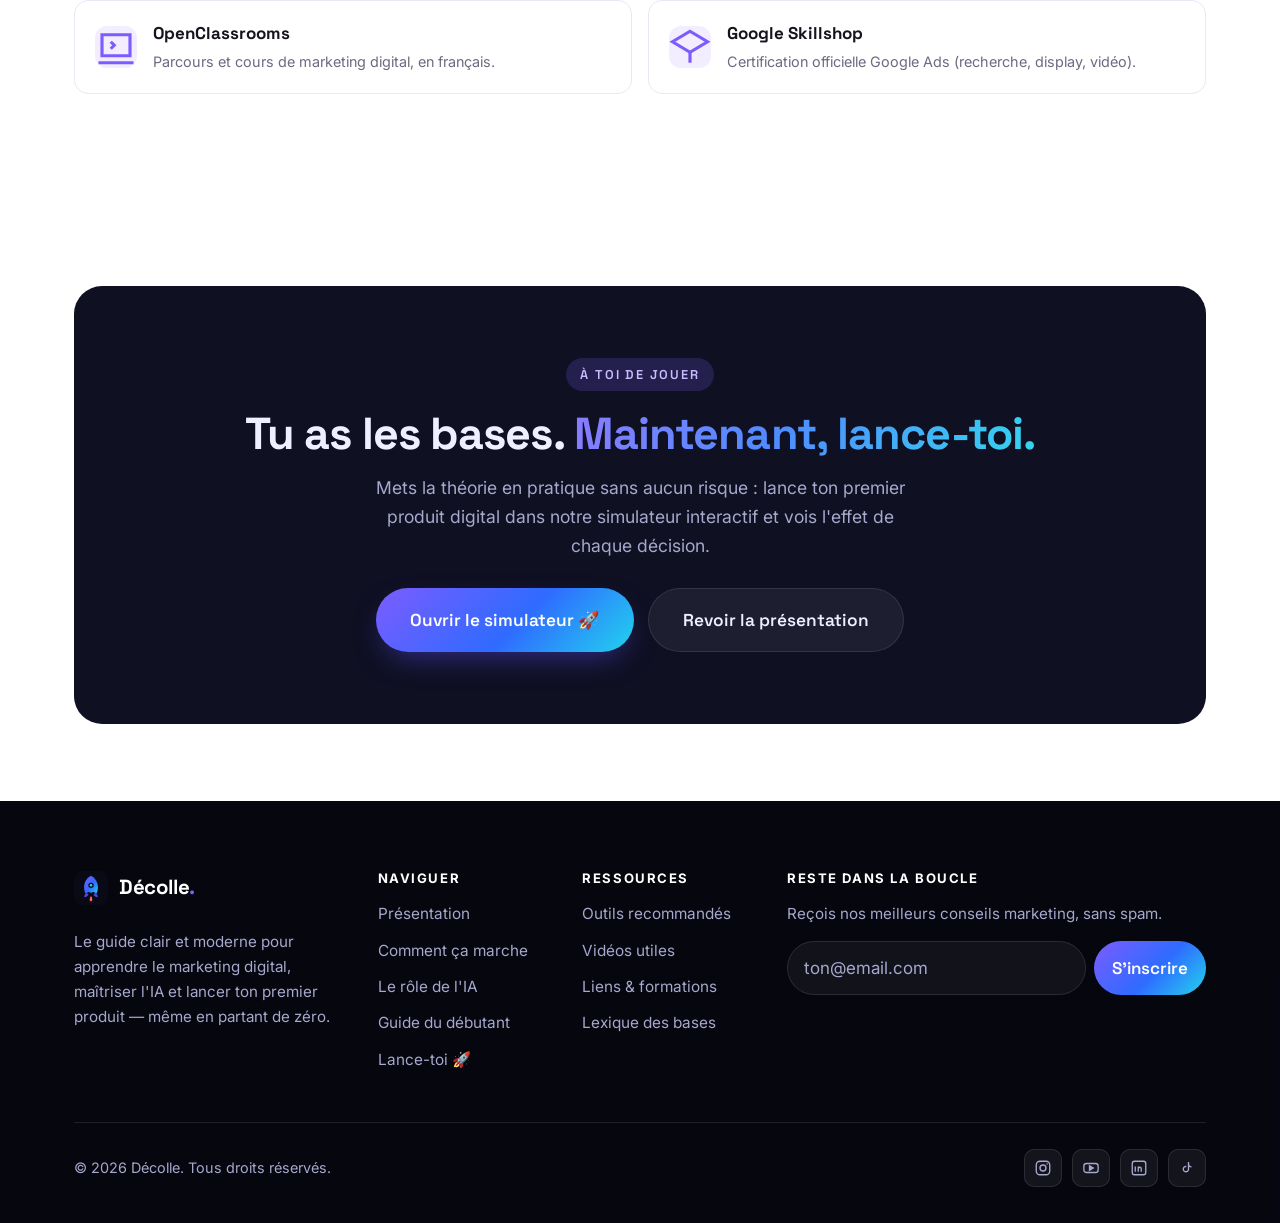
<file: guide.html>
<!DOCTYPE html>
<html lang="fr">
<head>
<meta charset="UTF-8" />
<meta name="viewport" content="width=device-width, initial-scale=1.0" />
<title>Guide du débutant — Décolle | Bien débuter, se lancer & les outils</title>
<meta name="description" content="Le guide complet pour débuter en marketing digital : l'état d'esprit, les 6 étapes pour lancer ton premier produit, les meilleurs outils (gratuits et IA), des vidéos et formations utiles." />
<meta name="theme-color" content="#0a0a16" />
<link rel="icon" href="assets/img/favicon.svg" type="image/svg+xml" />
<meta property="og:type" content="article" />
<meta property="og:title" content="Guide du débutant — Décolle" />
<meta property="og:description" content="Bien débuter, bien se lancer, les outils recommandés, vidéos et formations." />

<link rel="preconnect" href="https://fonts.googleapis.com" />
<link rel="preconnect" href="https://fonts.gstatic.com" crossorigin />
<link href="https://fonts.googleapis.com/css2?family=Space+Grotesk:wght@500;600;700&family=Inter:wght@400;500;600&display=swap" rel="stylesheet" />
<link rel="stylesheet" href="assets/css/style.css" />
<link rel="stylesheet" href="assets/css/fx.css" />
<link rel="stylesheet" href="assets/css/space.css" />
</head>
<body>

<!-- Overlay de transition entre les pages -->
<div class="pt" id="pt" aria-hidden="true">
  <div class="pt__warp"><i style="--a:0deg"></i><i style="--a:30deg"></i><i style="--a:60deg"></i><i style="--a:90deg"></i><i style="--a:120deg"></i><i style="--a:150deg"></i><i style="--a:180deg"></i><i style="--a:210deg"></i><i style="--a:240deg"></i><i style="--a:270deg"></i><i style="--a:300deg"></i><i style="--a:330deg"></i></div>
  <svg class="pt__rocket" viewBox="0 0 100 150" xmlns="http://www.w3.org/2000/svg">
    <defs><linearGradient id="ptrk" x1="0" y1="0" x2="1" y2="1"><stop offset="0" stop-color="#b9acff"/><stop offset=".5" stop-color="#7c5cff"/><stop offset="1" stop-color="#2f6bff"/></linearGradient></defs>
    <path d="M50 6c16 9 24 24 24 42 0 13-3 24-8 33a11 11 0 0 1-32 0c-5-9-8-20-8-33C26 30 34 15 50 6Z" fill="url(#ptrk)"/>
    <circle cx="50" cy="46" r="10" fill="#0a0a16"/><circle cx="50" cy="46" r="5" fill="#22d3ee"/>
    <path d="M30 84c-9 3-15 12-15 24 9-2 15-6 19-13Z" fill="#5b3fe0"/>
    <path d="M70 84c9 3 15 12 15 24-9-2-15-6-19-13Z" fill="#5b3fe0"/>
    <path d="M40 108c4 6 6 14 4 24-2-2-4-3-4-3s-2 1-4 3c-2-10 0-18 4-24Z" fill="#ff6b5d"/>
  </svg>
  <div class="pt__label">Décolle<span class="dot">.</span></div>
</div>

<!-- ================= NAV ================= -->
<header class="nav" id="top">
  <div class="nav__inner">
    <a class="brand" href="index.html" aria-label="Décolle, accueil">
      <img class="brand__mark" src="assets/img/favicon.svg" alt="" />
      <span><b>Décolle</b><span class="dot">.</span></span>
    </a>
    <button class="nav__burger" aria-label="Ouvrir le menu" aria-expanded="false"><span></span></button>
    <nav class="nav__links" aria-label="Navigation principale">
      <a href="index.html">Présentation</a>
      <a href="index.html#fonctionnement">Comment ça marche</a>
      <a href="index.html#ia">L'IA</a>
      <a href="guide.html" class="active">Guide</a>
      <a class="btn btn--primary nav__cta" href="lance-toi.html">Lance-toi 🚀</a>
    </nav>
  </div>
</header>

<!-- ================= PAGE HERO ================= -->
<section class="page-hero">
  <div class="hero__bg" aria-hidden="true">
    <div class="stars"></div>
    <div class="hero__glow g1"></div>
    <div class="hero__glow g2"></div>
  </div>
  <div class="container">
    <div class="page-hero__inner reveal in">
      <span class="eyebrow">Le guide du débutant</span>
      <h1>De l'idée au lancement, <span class="hl">sans te perdre.</span></h1>
      <p>Un parcours clair pour bien démarrer : le bon état d'esprit, les étapes concrètes pour lancer ton premier produit digital, et la boîte à outils exacte (en grande partie gratuite) pour passer à l'action dès aujourd'hui.</p>
      <nav class="toc" aria-label="Sommaire du guide">
        <a href="#debuter">① Bien débuter</a>
        <a href="#lancer">② Bien se lancer</a>
        <a href="#outils">③ Les outils</a>
        <a href="#videos">④ Vidéos</a>
        <a href="#liens">⑤ Formations</a>
      </nav>
    </div>
  </div>
</section>

<!-- ================= 1. BIEN DÉBUTER ================= -->
<section class="section" id="debuter">
  <div class="container">
    <div class="split">
      <div class="split__copy reveal">
        <span class="eyebrow">Étape 1 — L'état d'esprit</span>
        <h2 class="section-title">Bien <span class="hl">débuter</span></h2>
        <p class="lead" style="margin-bottom:24px">Avant les outils et les tactiques, il y a une poignée de principes qui font toute la différence entre ceux qui avancent et ceux qui restent bloqués.</p>
        <ul class="checklist">
          <li>
            <span class="tick"><svg viewBox="0 0 24 24" fill="none" stroke="currentColor" stroke-width="2.4"><path d="M20 6 9 17l-5-5"/></svg></span>
            <div><b>Choisis une niche précise</b><p>Vise un public et un problème clairs (« aider les photographes à trouver des clients » plutôt que « le marketing »). Plus c'est spécifique, plus ça convertit.</p></div>
          </li>
          <li>
            <span class="tick"><svg viewBox="0 0 24 24" fill="none" stroke="currentColor" stroke-width="2.4"><path d="M20 6 9 17l-5-5"/></svg></span>
            <div><b>Parle à une seule personne</b><p>Imagine ton client idéal et écris comme si tu t'adressais à lui. Un message pour « tout le monde » ne touche personne.</p></div>
          </li>
          <li>
            <span class="tick"><svg viewBox="0 0 24 24" fill="none" stroke="currentColor" stroke-width="2.4"><path d="M20 6 9 17l-5-5"/></svg></span>
            <div><b>Un seul canal pour commencer</b><p>Inutile d'être partout. Choisis un canal (Instagram, SEO, email…) et deviens-y bon avant d'en ajouter un autre.</p></div>
          </li>
          <li>
            <span class="tick"><svg viewBox="0 0 24 24" fill="none" stroke="currentColor" stroke-width="2.4"><path d="M20 6 9 17l-5-5"/></svg></span>
            <div><b>Lance imparfait</b><p>Une version simple qui existe vaut mieux qu'un produit parfait qui ne sort jamais. Tu amélioreras grâce aux retours réels.</p></div>
          </li>
          <li>
            <span class="tick"><svg viewBox="0 0 24 24" fill="none" stroke="currentColor" stroke-width="2.4"><path d="M20 6 9 17l-5-5"/></svg></span>
            <div><b>Mesure, apprends, ajuste</b><p>Regarde les chiffres (visites, clics, ventes), tire des leçons, et améliore un élément à la fois. C'est une boucle, pas une ligne droite.</p></div>
          </li>
        </ul>
      </div>
      <div class="split__media reveal d1">
        <div class="callout" style="margin-bottom:18px">
          <div class="callout__ico"><svg viewBox="0 0 24 24" fill="none" stroke="currentColor" stroke-width="1.8"><path d="M12 2v4M12 18v4M2 12h4M18 12h4"/><circle cx="12" cy="12" r="4"/></svg></div>
          <div><h4>Le piège n°1 du débutant</h4><p>Passer 3 mois à « se préparer » (logo, site parfait, mille tutos) sans jamais parler à un vrai client. <b>L'action bat la perfection.</b></p></div>
        </div>
        <div class="card">
          <h3 style="margin-bottom:14px">Ta première semaine, concrètement</h3>
          <ul class="checklist" style="gap:10px">
            <li><span class="tick"><svg viewBox="0 0 24 24" fill="none" stroke="currentColor" stroke-width="2.4"><path d="M20 6 9 17l-5-5"/></svg></span><div><b>Jour 1–2 :</b><p>Définis ta niche et le problème que tu résous.</p></div></li>
            <li><span class="tick"><svg viewBox="0 0 24 24" fill="none" stroke="currentColor" stroke-width="2.4"><path d="M20 6 9 17l-5-5"/></svg></span><div><b>Jour 3–4 :</b><p>Crée une offre simple (un ebook, un mini-guide, un template).</p></div></li>
            <li><span class="tick"><svg viewBox="0 0 24 24" fill="none" stroke="currentColor" stroke-width="2.4"><path d="M20 6 9 17l-5-5"/></svg></span><div><b>Jour 5–7 :</b><p>Publie, partage dans 2–3 communautés, et écoute les retours.</p></div></li>
          </ul>
        </div>
      </div>
    </div>
  </div>
</section>

<!-- ================= 2. BIEN SE LANCER ================= -->
<section class="section section--paper2" id="lancer">
  <div class="container">
    <div class="center lead-wrap reveal">
      <span class="eyebrow">Étape 2 — Le lancement</span>
      <h2 class="section-title">Bien <span class="hl">se lancer</span> en 6 étapes</h2>
      <p class="lead">La méthode pour transformer une idée en premier produit digital qui se vend. Simple, séquentielle, éprouvée.</p>
    </div>

    <div class="steps" style="margin-top:50px;max-width:880px;margin-inline:auto">
      <article class="step reveal">
        <div class="step__num">1</div>
        <div>
          <h3>Choisis ta niche & ton audience</h3>
          <p>Identifie un problème précis que des gens cherchent vraiment à résoudre. Demande-toi : qui est mon client idéal, et qu'est-ce qui l'empêche de dormir ?</p>
          <div class="step__tip">💡 Astuce : croise ce que tu sais faire avec ce que les gens recherchent déjà (Google, forums, groupes Facebook).</div>
        </div>
      </article>
      <article class="step reveal">
        <div class="step__num">2</div>
        <div>
          <h3>Crée un produit simple</h3>
          <p>Pas besoin d'une usine à gaz. L'ebook est le produit le plus facile à créer : pas de stock, pas de logistique, tu le crées une fois et tu le vends à l'infini. Sinon : un template, une mini-formation vidéo, un atelier.</p>
          <div class="step__tip">💡 Astuce : utilise l'IA (ChatGPT) pour structurer ton plan, et Canva pour la mise en page.</div>
        </div>
      </article>
      <article class="step reveal">
        <div class="step__num">3</div>
        <div>
          <h3>Construis ta page de vente</h3>
          <p>Une page claire qui répond à : C'est pour qui ? Quel problème ça règle ? Quels bénéfices concrets ? Pourquoi te croire (preuves, témoignages) ? Combien ça coûte ? Et un seul bouton d'action évident.</p>
          <div class="step__tip">💡 Astuce : une promesse forte en haut de page vaut plus que dix paragraphes.</div>
        </div>
      </article>
      <article class="step reveal">
        <div class="step__num">4</div>
        <div>
          <h3>Capture des emails</h3>
          <p>Offre un petit cadeau gratuit (checklist, mini-guide) en échange de l'email. Tu construis ainsi une liste de contacts à qui tu pourras (re)vendre — ton actif le plus précieux.</p>
          <div class="step__tip">💡 Astuce : l'email a le meilleur retour sur investissement de tout le marketing digital.</div>
        </div>
      </article>
      <article class="step reveal">
        <div class="step__num">5</div>
        <div>
          <h3>Attire du trafic</h3>
          <p>Amène des visiteurs sur ta page via 1 ou 2 canaux : contenu sur les réseaux, référencement Google, ou publicité pour accélérer. Régularité &gt; perfection.</p>
          <div class="step__tip">💡 Astuce : partager ton offre dans des groupes et communautés pertinents reste l'un des moyens les plus rapides d'obtenir tes premières ventes.</div>
        </div>
      </article>
      <article class="step reveal">
        <div class="step__num">6</div>
        <div>
          <h3>Vends, mesure & itère</h3>
          <p>Lance pour de vrai. Observe ce qui marche (taux de clic, taux d'achat), garde ce qui fonctionne, corrige le reste. Chaque lancement t'apprend à faire mieux le suivant.</p>
          <div class="step__tip">💡 Astuce : améliore un seul levier à la fois (trafic, conversion ou prix) pour savoir ce qui a vraiment eu de l'effet.</div>
        </div>
      </article>
    </div>

    <div class="center" style="margin-top:40px">
      <a class="btn btn--primary btn--lg" href="lance-toi.html">S'entraîner sur le simulateur 🚀</a>
    </div>
  </div>
</section>

<!-- ================= 3. LES OUTILS ================= -->
<section class="section" id="outils">
  <div class="container">
    <div class="center lead-wrap reveal">
      <span class="eyebrow">Étape 3 — La boîte à outils</span>
      <h2 class="section-title">Les outils <span class="hl">recommandés</span></h2>
      <p class="lead">Une stack sobre et puissante : un outil pour penser, un pour produire, un pour vendre, un pour mesurer. La plupart ont une version gratuite largement suffisante pour démarrer.</p>
    </div>

    <div style="display:flex;gap:12px;flex-wrap:wrap;justify-content:center;margin:26px 0 8px">
      <span class="tag-free free">Gratuit</span>
      <span class="tag-free freemium">Version gratuite + payant</span>
      <span class="tag-free paid">Payant à l'usage</span>
    </div>

    <div class="tools" style="margin-top:30px">
      <a class="tool reveal" href="https://chat.openai.com" target="_blank" rel="noopener">
        <div class="tool__top"><div class="tool__logo" style="background:#10a37f">AI</div><div><div class="tool__cat">IA · Rédaction</div><div class="tool__name">ChatGPT</div></div></div>
        <p>Ton assistant à tout faire : trouver des idées, rédiger tes textes, structurer une formation, imaginer des accroches en quelques secondes.</p>
        <div class="tool__foot"><span class="tag-free freemium">Freemium</span><span class="tool__link">Ouvrir <svg viewBox="0 0 24 24" fill="none" stroke="currentColor" stroke-width="2"><path d="M7 17 17 7M7 7h10v10"/></svg></span></div>
      </a>

      <a class="tool reveal d1" href="https://www.canva.com" target="_blank" rel="noopener">
        <div class="tool__top"><div class="tool__logo" style="background:linear-gradient(135deg,#6420ff,#00c4cc)">Ca</div><div><div class="tool__cat">Design · Visuels</div><div class="tool__name">Canva</div></div></div>
        <p>Crée des visuels pros sans savoir designer : posts, miniatures, ebooks, carrousels. Modèles prêts à l'emploi et IA intégrée.</p>
        <div class="tool__foot"><span class="tag-free freemium">Freemium</span><span class="tool__link">Ouvrir <svg viewBox="0 0 24 24" fill="none" stroke="currentColor" stroke-width="2"><path d="M7 17 17 7M7 7h10v10"/></svg></span></div>
      </a>

      <a class="tool reveal d2" href="https://systeme.io" target="_blank" rel="noopener">
        <div class="tool__top"><div class="tool__logo" style="background:#7c5cff">S</div><div><div class="tool__cat">Tout-en-un · Vendre</div><div class="tool__name">Systeme.io</div></div></div>
        <p>Outil français parfait pour débuter : pages de vente, tunnels, hébergement de formation, emails et paiements au même endroit.</p>
        <div class="tool__foot"><span class="tag-free freemium">Freemium</span><span class="tool__link">Ouvrir <svg viewBox="0 0 24 24" fill="none" stroke="currentColor" stroke-width="2"><path d="M7 17 17 7M7 7h10v10"/></svg></span></div>
      </a>

      <a class="tool reveal" href="https://www.brevo.com/fr/" target="_blank" rel="noopener">
        <div class="tool__top"><div class="tool__logo" style="background:#0b996e">B</div><div><div class="tool__cat">Emailing · CRM</div><div class="tool__name">Brevo</div></div></div>
        <p>Solution française d'email marketing : crée ta liste, envoie des newsletters et automatise tes relances. Gratuit jusqu'à un bon volume.</p>
        <div class="tool__foot"><span class="tag-free freemium">Freemium</span><span class="tool__link">Ouvrir <svg viewBox="0 0 24 24" fill="none" stroke="currentColor" stroke-width="2"><path d="M7 17 17 7M7 7h10v10"/></svg></span></div>
      </a>

      <a class="tool reveal d1" href="https://www.capcut.com" target="_blank" rel="noopener">
        <div class="tool__top"><div class="tool__logo" style="background:#111827">Cc</div><div><div class="tool__cat">Vidéo · Montage</div><div class="tool__name">CapCut</div></div></div>
        <p>Le montage vidéo simplifié pour TikTok, Reels et Shorts : sous-titres automatiques, modèles, effets. Idéal pour le contenu court.</p>
        <div class="tool__foot"><span class="tag-free free">Gratuit</span><span class="tool__link">Ouvrir <svg viewBox="0 0 24 24" fill="none" stroke="currentColor" stroke-width="2"><path d="M7 17 17 7M7 7h10v10"/></svg></span></div>
      </a>

      <a class="tool reveal d2" href="https://www.notion.so" target="_blank" rel="noopener">
        <div class="tool__top"><div class="tool__logo" style="background:#111827">N</div><div><div class="tool__cat">Organisation</div><div class="tool__name">Notion</div></div></div>
        <p>Ton cerveau numérique : planifie ton contenu, ton calendrier de publication et tes idées de produits dans un espace unique.</p>
        <div class="tool__foot"><span class="tag-free freemium">Freemium</span><span class="tool__link">Ouvrir <svg viewBox="0 0 24 24" fill="none" stroke="currentColor" stroke-width="2"><path d="M7 17 17 7M7 7h10v10"/></svg></span></div>
      </a>

      <a class="tool reveal" href="https://neilpatel.com/fr/ubersuggest/" target="_blank" rel="noopener">
        <div class="tool__top"><div class="tool__logo" style="background:#ff6b35">U</div><div><div class="tool__cat">SEO · Mots-clés</div><div class="tool__name">Ubersuggest</div></div></div>
        <p>Trouve les mots-clés que ton audience tape dans Google et analyse tes concurrents pour bâtir une stratégie de contenu.</p>
        <div class="tool__foot"><span class="tag-free freemium">Freemium</span><span class="tool__link">Ouvrir <svg viewBox="0 0 24 24" fill="none" stroke="currentColor" stroke-width="2"><path d="M7 17 17 7M7 7h10v10"/></svg></span></div>
      </a>

      <a class="tool reveal d1" href="https://buffer.com" target="_blank" rel="noopener">
        <div class="tool__top"><div class="tool__logo" style="background:#2563eb">Bu</div><div><div class="tool__cat">Réseaux sociaux</div><div class="tool__name">Buffer</div></div></div>
        <p>Programme tes publications sur tous tes réseaux d'un coup, à l'avance. Tu gagnes du temps et tu restes régulier sans effort.</p>
        <div class="tool__foot"><span class="tag-free freemium">Freemium</span><span class="tool__link">Ouvrir <svg viewBox="0 0 24 24" fill="none" stroke="currentColor" stroke-width="2"><path d="M7 17 17 7M7 7h10v10"/></svg></span></div>
      </a>

      <a class="tool reveal d2" href="https://stripe.com/fr" target="_blank" rel="noopener">
        <div class="tool__top"><div class="tool__logo" style="background:#635bff">St</div><div><div class="tool__cat">Paiements</div><div class="tool__name">Stripe</div></div></div>
        <p>Encaisse tes ventes par carte en toute sécurité, partout dans le monde. Se branche en quelques clics à la plupart des outils.</p>
        <div class="tool__foot"><span class="tag-free paid">À la commission</span><span class="tool__link">Ouvrir <svg viewBox="0 0 24 24" fill="none" stroke="currentColor" stroke-width="2"><path d="M7 17 17 7M7 7h10v10"/></svg></span></div>
      </a>
    </div>

    <p class="center" style="color:var(--muted);font-size:.85rem;margin-top:24px">Liens vers des outils tiers indépendants. Décolle n'est affilié à aucun d'eux ; cette sélection est fournie à titre informatif.</p>
  </div>
</section>

<!-- ================= 4. VIDÉOS ================= -->
<section class="section section--space" id="videos">
  <div class="container">
    <div class="center lead-wrap reveal">
      <span class="eyebrow">Étape 4 — Pour aller plus loin</span>
      <h2 class="section-title">Vidéos <span class="hl">utiles</span></h2>
      <p class="lead">Une sélection de formations complètes et gratuites (en français) pour approfondir. Clique sur une vignette pour lancer la lecture.</p>
    </div>

    <div class="videos" style="margin-top:46px">
      <article class="video reveal">
        <div class="lyt" data-yt="5IcZPL-zJYc" data-title="Formation Marketing Digital 2026 : le cours complet" aria-label="Lire la vidéo : Formation Marketing Digital 2026">
          <div class="lyt__play"><svg viewBox="0 0 24 24" fill="currentColor"><path d="M8 5v14l11-7Z"/></svg></div>
        </div>
        <div class="video__body"><span class="video__lang">🇫🇷 Français</span><div class="video__title">Formation Marketing Digital : le cours complet pour tout savoir</div><div class="video__meta">Idéal pour poser des bases solides de A à Z.</div></div>
      </article>

      <article class="video reveal d1">
        <div class="lyt" data-yt="i0Dpx_aiDQk" data-title="Cours complet de marketing digital pour débutants" aria-label="Lire la vidéo : Cours complet marketing digital débutants">
          <div class="lyt__play"><svg viewBox="0 0 24 24" fill="currentColor"><path d="M8 5v14l11-7Z"/></svg></div>
        </div>
        <div class="video__body"><span class="video__lang">🇫🇷 Français</span><div class="video__title">Cours complet de marketing digital pour débutants</div><div class="video__meta">Les fondamentaux expliqués simplement, sans jargon.</div></div>
      </article>

      <article class="video reveal d2">
        <div class="lyt" data-yt="iU2yx3L-cXI" data-title="Marketing digital : tutoriel complet" aria-label="Lire la vidéo : Marketing digital tutoriel complet">
          <div class="lyt__play"><svg viewBox="0 0 24 24" fill="currentColor"><path d="M8 5v14l11-7Z"/></svg></div>
        </div>
        <div class="video__body"><span class="video__lang">🇫🇷 Français</span><div class="video__title">Marketing digital : le tutoriel complet</div><div class="video__meta">Une vue d'ensemble structurée, avec chapitrage.</div></div>
      </article>
    </div>
    <p class="center" style="color:var(--on-space-muted);font-size:.85rem;margin-top:22px">Vidéos hébergées sur YouTube par leurs créateurs respectifs. La lecture ne démarre qu'au clic, pour préserver ta vie privée et la vitesse de la page.</p>
  </div>
</section>

<!-- ================= 5. FORMATIONS & LIENS ================= -->
<section class="section" id="liens">
  <div class="container">
    <div class="center lead-wrap reveal">
      <span class="eyebrow">Étape 5 — Se former gratuitement</span>
      <h2 class="section-title">Formations & <span class="hl">liens utiles</span></h2>
      <p class="lead">Des certifications et cours reconnus, gratuits, pour crédibiliser tes compétences et approfondir chaque canal.</p>
    </div>

    <div class="resources" style="margin-top:42px">
      <a class="res reveal" href="https://learndigital.withgoogle.com/ateliersnumeriques" target="_blank" rel="noopener">
        <div class="res__ico"><svg viewBox="0 0 24 24" fill="none" stroke="currentColor" stroke-width="1.8"><circle cx="12" cy="12" r="9"/><path d="M12 7v5l3 2"/></svg></div>
        <div><b>Google Ateliers Numériques</b><span>Certification gratuite « Les fondamentaux du marketing digital ».</span></div>
        <span class="res__arrow"><svg viewBox="0 0 24 24" fill="none" stroke="currentColor" stroke-width="2"><path d="M7 17 17 7M7 7h10v10"/></svg></span>
      </a>
      <a class="res reveal d1" href="https://academy.hubspot.com" target="_blank" rel="noopener">
        <div class="res__ico"><svg viewBox="0 0 24 24" fill="none" stroke="currentColor" stroke-width="1.8"><path d="M22 10 12 4 2 10l10 6 10-6Z"/><path d="M6 12v5c0 1 3 3 6 3s6-2 6-3v-5"/></svg></div>
        <div><b>HubSpot Academy</b><span>Certifications gratuites : inbound, contenu, email, réseaux sociaux.</span></div>
        <span class="res__arrow"><svg viewBox="0 0 24 24" fill="none" stroke="currentColor" stroke-width="2"><path d="M7 17 17 7M7 7h10v10"/></svg></span>
      </a>
      <a class="res reveal" href="https://www.facebook.com/business/learn" target="_blank" rel="noopener">
        <div class="res__ico"><svg viewBox="0 0 24 24" fill="none" stroke="currentColor" stroke-width="1.8"><circle cx="12" cy="12" r="9"/><path d="M14 8h-1.5A1.5 1.5 0 0 0 11 9.5V12m-1.5 0h4M11 12v6"/></svg></div>
        <div><b>Meta Blueprint</b><span>Apprendre la publicité sur Facebook et Instagram, par Meta.</span></div>
        <span class="res__arrow"><svg viewBox="0 0 24 24" fill="none" stroke="currentColor" stroke-width="2"><path d="M7 17 17 7M7 7h10v10"/></svg></span>
      </a>
      <a class="res reveal d1" href="https://www.semrush.com/academy/" target="_blank" rel="noopener">
        <div class="res__ico"><svg viewBox="0 0 24 24" fill="none" stroke="currentColor" stroke-width="1.8"><circle cx="11" cy="11" r="7"/><path d="m21 21-4.3-4.3"/></svg></div>
        <div><b>Semrush Academy</b><span>Cours et certifications SEO gratuits, du débutant au confirmé.</span></div>
        <span class="res__arrow"><svg viewBox="0 0 24 24" fill="none" stroke="currentColor" stroke-width="2"><path d="M7 17 17 7M7 7h10v10"/></svg></span>
      </a>
      <a class="res reveal" href="https://openclassrooms.com" target="_blank" rel="noopener">
        <div class="res__ico"><svg viewBox="0 0 24 24" fill="none" stroke="currentColor" stroke-width="1.8"><path d="M4 5h16v12H4z"/><path d="M2 21h20"/><path d="M9 9l2 2-2 2"/></svg></div>
        <div><b>OpenClassrooms</b><span>Parcours et cours de marketing digital, en français.</span></div>
        <span class="res__arrow"><svg viewBox="0 0 24 24" fill="none" stroke="currentColor" stroke-width="2"><path d="M7 17 17 7M7 7h10v10"/></svg></span>
      </a>
      <a class="res reveal d1" href="https://skillshop.withgoogle.com" target="_blank" rel="noopener">
        <div class="res__ico"><svg viewBox="0 0 24 24" fill="none" stroke="currentColor" stroke-width="1.8"><path d="M12 3 2 9l10 6 10-6Z"/><path d="M12 15v6"/></svg></div>
        <div><b>Google Skillshop</b><span>Certification officielle Google Ads (recherche, display, vidéo).</span></div>
        <span class="res__arrow"><svg viewBox="0 0 24 24" fill="none" stroke="currentColor" stroke-width="2"><path d="M7 17 17 7M7 7h10v10"/></svg></span>
      </a>
    </div>
  </div>
</section>

<!-- ================= CTA ================= -->
<section class="section section--tight">
  <div class="container">
    <div class="cta-band reveal">
      <div class="cta-band__glow" aria-hidden="true"></div>
      <span class="eyebrow" style="color:#c9beff;background:rgba(124,92,255,.2)">À toi de jouer</span>
      <h2>Tu as les bases. <span style="background:var(--grad-text);-webkit-background-clip:text;background-clip:text;color:transparent">Maintenant, lance-toi.</span></h2>
      <p>Mets la théorie en pratique sans aucun risque : lance ton premier produit digital dans notre simulateur interactif et vois l'effet de chaque décision.</p>
      <div class="btn-row" style="justify-content:center">
        <a class="btn btn--primary btn--lg" href="lance-toi.html">Ouvrir le simulateur 🚀</a>
        <a class="btn btn--ghost btn--lg" href="index.html">Revoir la présentation</a>
      </div>
    </div>
  </div>
</section>

<!-- ================= FOOTER ================= -->
<footer class="footer">
  <div class="container">
    <div class="footer__grid">
      <div>
        <a class="brand" href="index.html"><img class="brand__mark" src="assets/img/favicon.svg" alt="" /><span><b>Décolle</b><span class="dot">.</span></span></a>
        <p class="footer__about">Le guide clair et moderne pour apprendre le marketing digital, maîtriser l'IA et lancer ton premier produit — même en partant de zéro.</p>
      </div>
      <div>
        <h4>Naviguer</h4>
        <div class="footer__links">
          <a href="index.html">Présentation</a>
          <a href="index.html#fonctionnement">Comment ça marche</a>
          <a href="index.html#ia">Le rôle de l'IA</a>
          <a href="guide.html">Guide du débutant</a>
          <a href="lance-toi.html">Lance-toi 🚀</a>
        </div>
      </div>
      <div>
        <h4>Ressources</h4>
        <div class="footer__links">
          <a href="guide.html#outils">Outils recommandés</a>
          <a href="guide.html#videos">Vidéos utiles</a>
          <a href="guide.html#liens">Liens & formations</a>
          <a href="index.html#presentation">Lexique des bases</a>
        </div>
      </div>
      <div>
        <h4>Reste dans la boucle</h4>
        <p style="font-size:.95rem">Reçois nos meilleurs conseils marketing, sans spam.</p>
        <form class="news" data-news>
          <input type="email" placeholder="ton@email.com" aria-label="Adresse email" required />
          <button type="submit">S'inscrire</button>
        </form>
      </div>
    </div>
    <div class="footer__bottom">
      <span>© <span data-year>2026</span> Décolle. Tous droits réservés.</span>
      <div class="socials">
        <a href="#" aria-label="Instagram"><svg viewBox="0 0 24 24" fill="none" stroke="currentColor" stroke-width="1.8"><rect x="3" y="3" width="18" height="18" rx="5"/><circle cx="12" cy="12" r="4"/><circle cx="17.5" cy="6.5" r="1" fill="currentColor" stroke="none"/></svg></a>
        <a href="#" aria-label="YouTube"><svg viewBox="0 0 24 24" fill="none" stroke="currentColor" stroke-width="1.8"><rect x="2.5" y="6" width="19" height="12" rx="3.5"/><path d="m10 9 5 3-5 3Z" fill="currentColor"/></svg></a>
        <a href="#" aria-label="LinkedIn"><svg viewBox="0 0 24 24" fill="none" stroke="currentColor" stroke-width="1.8"><rect x="3" y="3" width="18" height="18" rx="3"/><path d="M7 10v7M7 7v.01M11 17v-4a2 2 0 0 1 4 0v4M11 17v-7"/></svg></a>
        <a href="#" aria-label="TikTok"><svg viewBox="0 0 24 24" fill="none" stroke="currentColor" stroke-width="1.8"><path d="M14 4v9.5a3.5 3.5 0 1 1-3-3.46M14 7a4 4 0 0 0 4 3.5"/></svg></a>
      </div>
    </div>
  </div>
</footer>

<script src="assets/js/space-bg.js"></script>
<script src="assets/js/main.js"></script>
<script src="assets/js/fx.js"></script>
</body>
</html>
</file>
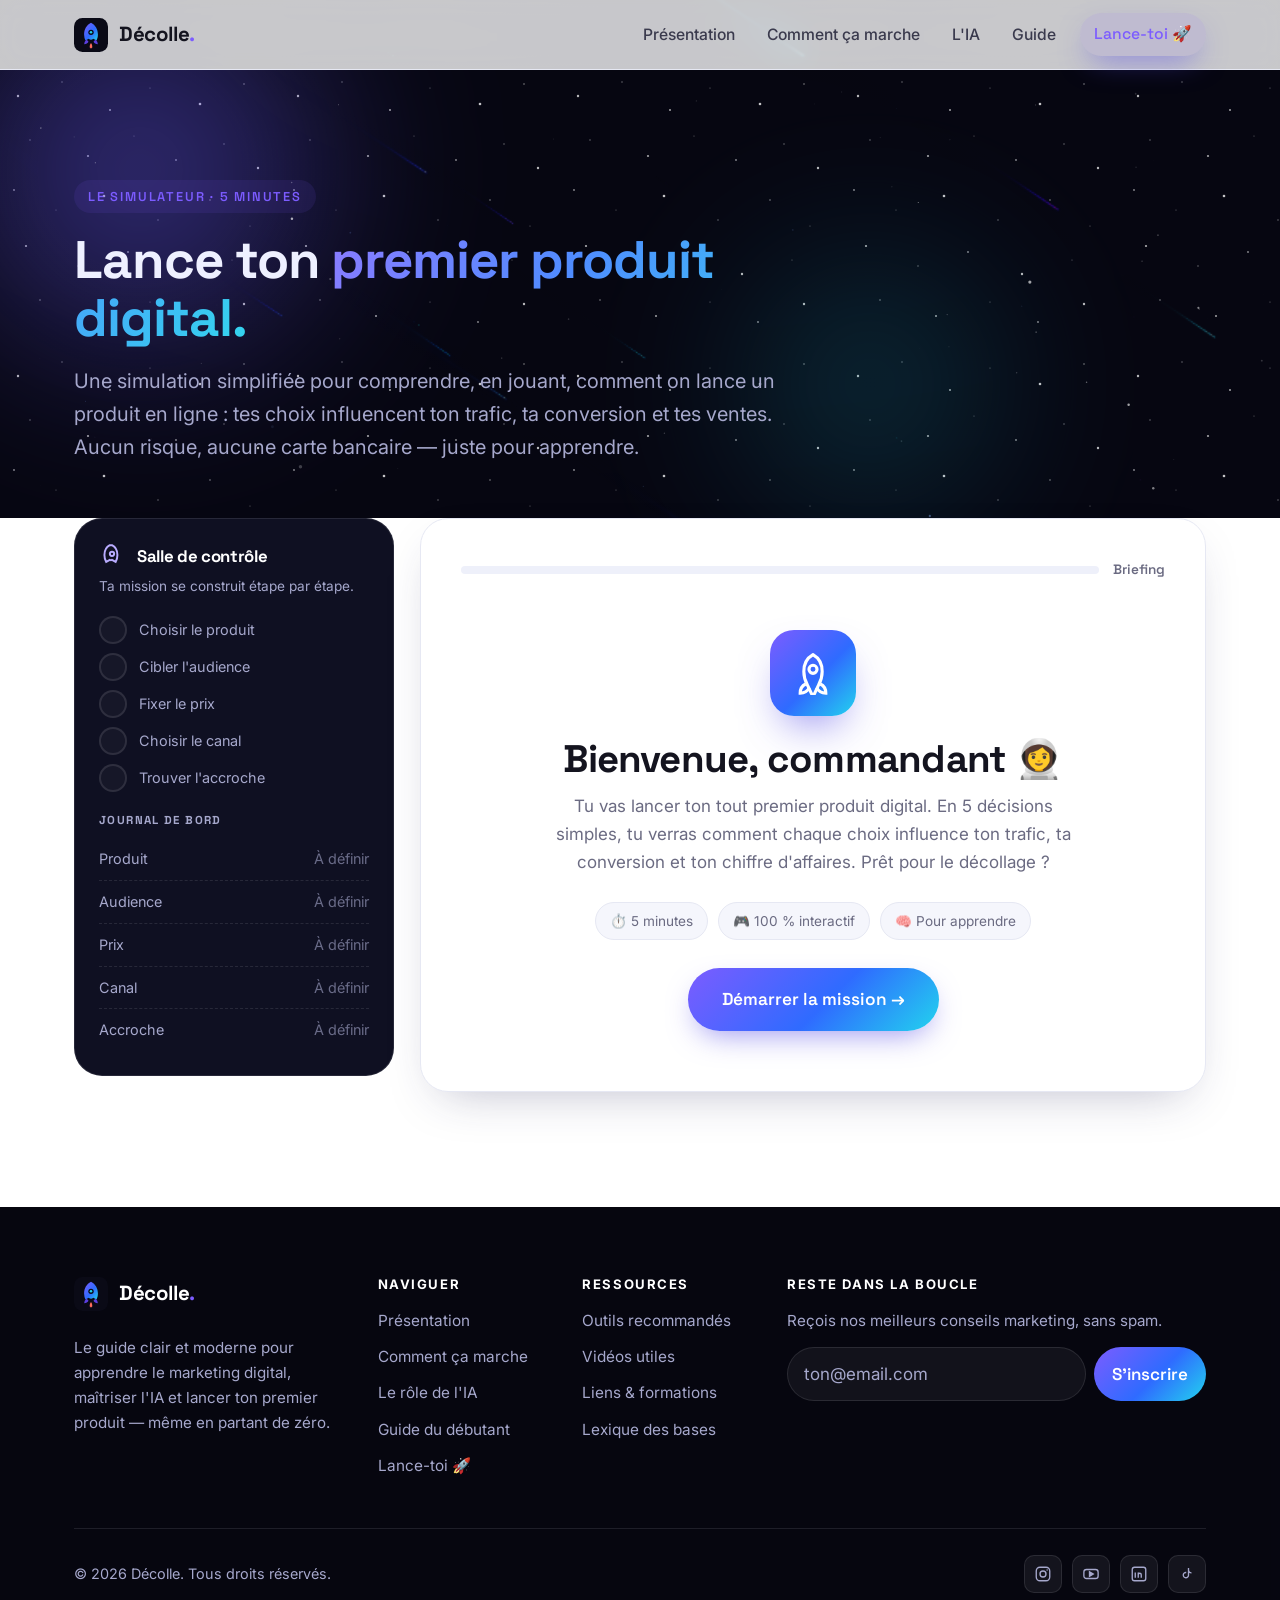
<file: lance-toi.html>
<!DOCTYPE html>
<html lang="fr">
<head>
<meta charset="UTF-8" />
<meta name="viewport" content="width=device-width, initial-scale=1.0" />
<title>Lance-toi 🚀 — Simulateur : lance ton premier produit digital | Décolle</title>
<meta name="description" content="Un simulateur interactif et ludique pour lancer ton premier produit digital pas à pas : choisis ton produit, ton audience, ton prix, ton canal et ton accroche, puis observe tes résultats. Apprends en jouant." />
<meta name="theme-color" content="#0a0a16" />
<link rel="icon" href="assets/img/favicon.svg" type="image/svg+xml" />
<meta property="og:type" content="website" />
<meta property="og:title" content="Lance-toi — Simulateur de lancement de produit digital" />
<meta property="og:description" content="Lance ton premier produit digital en 5 minutes, version simplifiée et interactive." />

<link rel="preconnect" href="https://fonts.googleapis.com" />
<link rel="preconnect" href="https://fonts.gstatic.com" crossorigin />
<link href="https://fonts.googleapis.com/css2?family=Space+Grotesk:wght@500;600;700&family=Inter:wght@400;500;600&display=swap" rel="stylesheet" />
<link rel="stylesheet" href="assets/css/style.css" />
<link rel="stylesheet" href="assets/css/game.css" />
<link rel="stylesheet" href="assets/css/fx.css" />
<link rel="stylesheet" href="assets/css/space.css" />
</head>
<body>

<!-- Overlay de transition entre les pages -->
<div class="pt" id="pt" aria-hidden="true">
  <div class="pt__warp"><i style="--a:0deg"></i><i style="--a:30deg"></i><i style="--a:60deg"></i><i style="--a:90deg"></i><i style="--a:120deg"></i><i style="--a:150deg"></i><i style="--a:180deg"></i><i style="--a:210deg"></i><i style="--a:240deg"></i><i style="--a:270deg"></i><i style="--a:300deg"></i><i style="--a:330deg"></i></div>
  <svg class="pt__rocket" viewBox="0 0 100 150" xmlns="http://www.w3.org/2000/svg">
    <defs><linearGradient id="ptrk" x1="0" y1="0" x2="1" y2="1"><stop offset="0" stop-color="#b9acff"/><stop offset=".5" stop-color="#7c5cff"/><stop offset="1" stop-color="#2f6bff"/></linearGradient></defs>
    <path d="M50 6c16 9 24 24 24 42 0 13-3 24-8 33a11 11 0 0 1-32 0c-5-9-8-20-8-33C26 30 34 15 50 6Z" fill="url(#ptrk)"/>
    <circle cx="50" cy="46" r="10" fill="#0a0a16"/><circle cx="50" cy="46" r="5" fill="#22d3ee"/>
    <path d="M30 84c-9 3-15 12-15 24 9-2 15-6 19-13Z" fill="#5b3fe0"/>
    <path d="M70 84c9 3 15 12 15 24-9-2-15-6-19-13Z" fill="#5b3fe0"/>
    <path d="M40 108c4 6 6 14 4 24-2-2-4-3-4-3s-2 1-4 3c-2-10 0-18 4-24Z" fill="#ff6b5d"/>
  </svg>
  <div class="pt__label">Décolle<span class="dot">.</span></div>
</div>

<!-- ================= NAV ================= -->
<header class="nav" id="top">
  <div class="nav__inner">
    <a class="brand" href="index.html" aria-label="Décolle, accueil">
      <img class="brand__mark" src="assets/img/favicon.svg" alt="" />
      <span><b>Décolle</b><span class="dot">.</span></span>
    </a>
    <button class="nav__burger" aria-label="Ouvrir le menu" aria-expanded="false"><span></span></button>
    <nav class="nav__links" aria-label="Navigation principale">
      <a href="index.html">Présentation</a>
      <a href="index.html#fonctionnement">Comment ça marche</a>
      <a href="index.html#ia">L'IA</a>
      <a href="guide.html">Guide</a>
      <a class="btn btn--primary nav__cta active" href="lance-toi.html">Lance-toi 🚀</a>
    </nav>
  </div>
</header>

<!-- ================= PAGE HERO ================= -->
<section class="page-hero" style="padding-bottom:clamp(34px,5vw,54px)">
  <div class="hero__bg" aria-hidden="true">
    <div class="stars"></div>
    <div class="hero__glow g1"></div>
    <div class="hero__glow g3"></div>
  </div>
  <div class="container">
    <div class="page-hero__inner reveal in">
      <span class="eyebrow">Le simulateur · 5 minutes</span>
      <h1>Lance ton <span class="hl">premier produit digital.</span></h1>
      <p>Une simulation simplifiée pour comprendre, en jouant, comment on lance un produit en ligne : tes choix influencent ton trafic, ta conversion et tes ventes. Aucun risque, aucune carte bancaire — juste pour apprendre.</p>
    </div>
  </div>
</section>

<!-- ================= SIMULATEUR ================= -->
<section class="section sim-wrap" style="padding-top:0">
  <div class="container">
    <div class="sim">

      <!-- Mission control -->
      <aside class="sim__aside reveal in">
        <div class="pad-head">
          <svg viewBox="0 0 24 24" fill="none" stroke="#b9acff" stroke-width="1.8"><path d="M12 2c3 1.6 5 5 5 9 0 2.4-.6 4.6-1.6 6.4l-3.4-1.8a2 2 0 0 1-2 0L6.6 17.4C5.6 15.6 5 13.4 5 11c0-4 2-7.4 5-9Z"/><circle cx="12" cy="10" r="2"/></svg>
          <h3>Salle de contrôle</h3>
        </div>
        <p class="pad-sub">Ta mission se construit étape par étape.</p>

        <div class="fuel" id="fuel">
          <div class="fuel__row" data-fuel="product"><span class="fuel__dot"><svg viewBox="0 0 24 24" fill="none" stroke="currentColor" stroke-width="3"><path d="M20 6 9 17l-5-5"/></svg></span> Choisir le produit</div>
          <div class="fuel__row" data-fuel="audience"><span class="fuel__dot"><svg viewBox="0 0 24 24" fill="none" stroke="currentColor" stroke-width="3"><path d="M20 6 9 17l-5-5"/></svg></span> Cibler l'audience</div>
          <div class="fuel__row" data-fuel="price"><span class="fuel__dot"><svg viewBox="0 0 24 24" fill="none" stroke="currentColor" stroke-width="3"><path d="M20 6 9 17l-5-5"/></svg></span> Fixer le prix</div>
          <div class="fuel__row" data-fuel="channel"><span class="fuel__dot"><svg viewBox="0 0 24 24" fill="none" stroke="currentColor" stroke-width="3"><path d="M20 6 9 17l-5-5"/></svg></span> Choisir le canal</div>
          <div class="fuel__row" data-fuel="hook"><span class="fuel__dot"><svg viewBox="0 0 24 24" fill="none" stroke="currentColor" stroke-width="3"><path d="M20 6 9 17l-5-5"/></svg></span> Trouver l'accroche</div>
        </div>

        <div class="log">
          <h4>Journal de bord</h4>
          <div class="log__row"><span>Produit</span><b class="empty" data-log="product">À définir</b></div>
          <div class="log__row"><span>Audience</span><b class="empty" data-log="audience">À définir</b></div>
          <div class="log__row"><span>Prix</span><b class="empty" data-log="price">À définir</b></div>
          <div class="log__row"><span>Canal</span><b class="empty" data-log="channel">À définir</b></div>
          <div class="log__row"><span>Accroche</span><b class="empty" data-log="hook">À définir</b></div>
        </div>
      </aside>

      <!-- Zone de jeu -->
      <div class="sim__main reveal in d1">
        <div class="sim__progress">
          <div class="bar"><div class="bar__fill" id="bar"></div></div>
          <div class="sim__step-label" id="stepLabel">Briefing</div>
        </div>
        <div class="stage" id="stage"><!-- rendu par game.js --></div>
      </div>

    </div>
  </div>
</section>

<!-- conteneur des confettis -->
<div class="confetti" id="confetti" aria-hidden="true"></div>

<!-- ================= FOOTER ================= -->
<footer class="footer">
  <div class="container">
    <div class="footer__grid">
      <div>
        <a class="brand" href="index.html"><img class="brand__mark" src="assets/img/favicon.svg" alt="" /><span><b>Décolle</b><span class="dot">.</span></span></a>
        <p class="footer__about">Le guide clair et moderne pour apprendre le marketing digital, maîtriser l'IA et lancer ton premier produit — même en partant de zéro.</p>
      </div>
      <div>
        <h4>Naviguer</h4>
        <div class="footer__links">
          <a href="index.html">Présentation</a>
          <a href="index.html#fonctionnement">Comment ça marche</a>
          <a href="index.html#ia">Le rôle de l'IA</a>
          <a href="guide.html">Guide du débutant</a>
          <a href="lance-toi.html">Lance-toi 🚀</a>
        </div>
      </div>
      <div>
        <h4>Ressources</h4>
        <div class="footer__links">
          <a href="guide.html#outils">Outils recommandés</a>
          <a href="guide.html#videos">Vidéos utiles</a>
          <a href="guide.html#liens">Liens & formations</a>
          <a href="index.html#presentation">Lexique des bases</a>
        </div>
      </div>
      <div>
        <h4>Reste dans la boucle</h4>
        <p style="font-size:.95rem">Reçois nos meilleurs conseils marketing, sans spam.</p>
        <form class="news" data-news>
          <input type="email" placeholder="ton@email.com" aria-label="Adresse email" required />
          <button type="submit">S'inscrire</button>
        </form>
      </div>
    </div>
    <div class="footer__bottom">
      <span>© <span data-year>2026</span> Décolle. Tous droits réservés.</span>
      <div class="socials">
        <a href="#" aria-label="Instagram"><svg viewBox="0 0 24 24" fill="none" stroke="currentColor" stroke-width="1.8"><rect x="3" y="3" width="18" height="18" rx="5"/><circle cx="12" cy="12" r="4"/><circle cx="17.5" cy="6.5" r="1" fill="currentColor" stroke="none"/></svg></a>
        <a href="#" aria-label="YouTube"><svg viewBox="0 0 24 24" fill="none" stroke="currentColor" stroke-width="1.8"><rect x="2.5" y="6" width="19" height="12" rx="3.5"/><path d="m10 9 5 3-5 3Z" fill="currentColor"/></svg></a>
        <a href="#" aria-label="LinkedIn"><svg viewBox="0 0 24 24" fill="none" stroke="currentColor" stroke-width="1.8"><rect x="3" y="3" width="18" height="18" rx="3"/><path d="M7 10v7M7 7v.01M11 17v-4a2 2 0 0 1 4 0v4M11 17v-7"/></svg></a>
        <a href="#" aria-label="TikTok"><svg viewBox="0 0 24 24" fill="none" stroke="currentColor" stroke-width="1.8"><path d="M14 4v9.5a3.5 3.5 0 1 1-3-3.46M14 7a4 4 0 0 0 4 3.5"/></svg></a>
      </div>
    </div>
  </div>
</footer>

<script src="assets/js/space-bg.js"></script>
<script src="assets/js/main.js"></script>
<script src="assets/js/game.js"></script>
<script src="assets/js/fx.js"></script>
</body>
</html>
</file>
<file: assets/css/style.css>
/* =====================================================================
   Décolle — Design System
   Site d'apprentissage du marketing digital
   Feuille de style globale, partagée par toutes les pages.
   ===================================================================== */

/* ------------------------------------------------------------------ */
/* 1. Variables & thème                                               */
/* ------------------------------------------------------------------ */
:root {
  /* Marque */
  --violet:   #7c5cff;
  --violet-d: #5b3fe0;
  --blue:     #2f6bff;
  --cyan:     #22d3ee;
  --coral:    #ff6b5d;
  --mint:     #34d399;
  --gold:     #ffc857;

  /* Dégradés signature */
  --grad-brand: linear-gradient(135deg, var(--violet) 0%, var(--blue) 55%, var(--cyan) 100%);
  --grad-warm:  linear-gradient(135deg, var(--coral) 0%, var(--gold) 100%);
  --grad-text:  linear-gradient(120deg, #8b7bff 0%, #4f8cff 45%, #34d6ee 100%);

  /* Surfaces claires (contenu) */
  --paper:    #ffffff;
  --paper-2:  #f5f6fc;
  --paper-3:  #eef0fa;
  --line:     #e6e8f3;
  --ink:      #14141f;
  --ink-2:    #3a3a4d;
  --muted:    #6b6b82;

  /* Surfaces sombres (hero / espace) */
  --space:    #0a0a16;
  --space-2:  #0f1022;
  --space-3:  #16172e;
  --space-card: rgba(255,255,255,.04);
  --space-line: rgba(255,255,255,.10);
  --on-space:  #eef0ff;
  --on-space-muted: #a6a8cc;

  /* Système */
  --radius:    18px;
  --radius-sm: 12px;
  --radius-lg: 28px;
  --shadow-sm: 0 2px 8px rgba(20,20,40,.06);
  --shadow:    0 18px 50px -22px rgba(40,40,90,.35);
  --shadow-lg: 0 40px 90px -40px rgba(40,40,100,.45);
  --ring:      0 0 0 4px rgba(124,92,255,.18);

  --maxw: 1180px;
  --nav-h: 70px;

  --font-head: "Space Grotesk", "Inter", system-ui, sans-serif;
  --font-body: "Inter", system-ui, -apple-system, "Segoe UI", Roboto, sans-serif;

  --ease: cubic-bezier(.22,.61,.36,1);
}

/* ------------------------------------------------------------------ */
/* 2. Reset & base                                                    */
/* ------------------------------------------------------------------ */
*, *::before, *::after { box-sizing: border-box; }
* { margin: 0; }

html { scroll-behavior: smooth; -webkit-text-size-adjust: 100%; }
html:focus-within { scroll-padding-top: calc(var(--nav-h) + 18px); }

body {
  font-family: var(--font-body);
  color: var(--ink);
  background: var(--paper);
  line-height: 1.65;
  font-size: 17px;
  -webkit-font-smoothing: antialiased;
  text-rendering: optimizeLegibility;
  overflow-x: hidden;
}

img, svg, video { display: block; max-width: 100%; }
a { color: inherit; text-decoration: none; }
button { font: inherit; cursor: pointer; border: 0; background: none; color: inherit; }
ul { list-style: none; padding: 0; }
input, select, textarea { font: inherit; }

h1, h2, h3, h4 { font-family: var(--font-head); line-height: 1.1; font-weight: 700; letter-spacing: -.02em; }

:focus-visible { outline: 3px solid var(--violet); outline-offset: 3px; border-radius: 6px; }

/* Sélection */
::selection { background: rgba(124,92,255,.25); }

/* ------------------------------------------------------------------ */
/* 3. Layout helpers                                                  */
/* ------------------------------------------------------------------ */
.container { width: 100%; max-width: var(--maxw); margin-inline: auto; padding-inline: 24px; }
.section { padding: clamp(64px, 9vw, 130px) 0; position: relative; }
.section--tight { padding: clamp(44px, 6vw, 80px) 0; }
.section--space { background: var(--space); color: var(--on-space); }
.section--paper2 { background: var(--paper-2); }

.center { text-align: center; }
.lead-wrap { max-width: 720px; }
.center .lead-wrap { margin-inline: auto; }

.eyebrow {
  display: inline-flex; align-items: center; gap: 8px;
  font-family: var(--font-head); font-weight: 600;
  font-size: .8rem; letter-spacing: .14em; text-transform: uppercase;
  color: var(--violet);
  background: rgba(124,92,255,.10);
  padding: 6px 14px; border-radius: 100px;
  margin-bottom: 18px;
}
.section--space .eyebrow { color: #b9acff; background: rgba(124,92,255,.16); }

.section-title { font-size: clamp(1.9rem, 4.4vw, 3rem); margin-bottom: 18px; }
.section-title .hl { background: var(--grad-text); -webkit-background-clip: text; background-clip: text; color: transparent; }
.lead { font-size: clamp(1.05rem, 1.7vw, 1.22rem); color: var(--muted); }
.section--space .lead { color: var(--on-space-muted); }

.grid { display: grid; gap: 26px; }
.g-2 { grid-template-columns: repeat(2, 1fr); }
.g-3 { grid-template-columns: repeat(3, 1fr); }
.g-4 { grid-template-columns: repeat(4, 1fr); }

/* ------------------------------------------------------------------ */
/* 4. Boutons                                                         */
/* ------------------------------------------------------------------ */
.btn {
  display: inline-flex; align-items: center; justify-content: center; gap: 10px;
  font-family: var(--font-head); font-weight: 600; font-size: 1rem;
  padding: 14px 26px; border-radius: 100px;
  transition: transform .25s var(--ease), box-shadow .25s var(--ease), background .25s, color .25s;
  white-space: nowrap; cursor: pointer; position: relative;
}
.btn svg { width: 1.1em; height: 1.1em; }
.btn--primary { background: var(--grad-brand); color: #fff; box-shadow: 0 12px 30px -10px rgba(80,70,230,.6); }
.btn--primary:hover { transform: translateY(-2px); box-shadow: 0 20px 44px -12px rgba(80,70,230,.7); }
.btn--ghost { background: rgba(255,255,255,.06); color: var(--on-space); border: 1px solid var(--space-line); }
.btn--ghost:hover { background: rgba(255,255,255,.12); transform: translateY(-2px); }
.btn--light { background: var(--paper); color: var(--ink); border: 1px solid var(--line); box-shadow: var(--shadow-sm); }
.btn--light:hover { transform: translateY(-2px); box-shadow: var(--shadow); }
.btn--lg { padding: 17px 34px; font-size: 1.08rem; }
.btn--block { width: 100%; }

.btn-row { display: flex; flex-wrap: wrap; gap: 14px; }
.center .btn-row { justify-content: center; }

/* ------------------------------------------------------------------ */
/* 5. Navigation                                                      */
/* ------------------------------------------------------------------ */
.nav {
  position: sticky; top: 0; z-index: 100; height: var(--nav-h);
  display: flex; align-items: center;
  background: rgba(255,255,255,.78);
  backdrop-filter: saturate(180%) blur(16px);
  -webkit-backdrop-filter: saturate(180%) blur(16px);
  border-bottom: 1px solid var(--line);
  transition: box-shadow .3s, background .3s;
}
.nav.scrolled { box-shadow: 0 8px 30px -18px rgba(30,30,70,.35); }
.nav__inner { display: flex; align-items: center; gap: 18px; width: 100%; max-width: var(--maxw); margin-inline: auto; padding-inline: 24px; }

.brand { display: inline-flex; align-items: center; gap: 11px; font-family: var(--font-head); font-weight: 700; font-size: 1.28rem; letter-spacing: -.02em; }
.brand__mark { width: 34px; height: 34px; flex: none; }
.brand b { color: var(--ink); }
.brand .dot { color: var(--violet); }

.nav__links { display: flex; align-items: center; gap: 4px; margin-left: auto; }
.nav__links a {
  padding: 9px 14px; border-radius: 100px; font-weight: 500; font-size: .98rem; color: var(--ink-2);
  transition: background .2s, color .2s;
}
.nav__links a:hover { background: var(--paper-2); color: var(--ink); }
.nav__links a.active { color: var(--violet); background: rgba(124,92,255,.10); }
.nav__cta { margin-left: 6px; }

.nav__burger { display: none; margin-left: auto; width: 44px; height: 44px; border-radius: 12px; align-items: center; justify-content: center; border: 1px solid var(--line); }
.nav__burger span { display: block; width: 20px; height: 2px; background: var(--ink); position: relative; transition: .3s; }
.nav__burger span::before, .nav__burger span::after { content: ""; position: absolute; left: 0; width: 20px; height: 2px; background: var(--ink); transition: .3s; }
.nav__burger span::before { top: -6px; }
.nav__burger span::after { top: 6px; }
body.menu-open .nav__burger span { background: transparent; }
body.menu-open .nav__burger span::before { top: 0; transform: rotate(45deg); }
body.menu-open .nav__burger span::after { top: 0; transform: rotate(-45deg); }

/* ------------------------------------------------------------------ */
/* 6. Hero                                                            */
/* ------------------------------------------------------------------ */
.hero { position: relative; background: var(--space); color: var(--on-space); overflow: hidden; padding: clamp(72px, 11vw, 140px) 0 clamp(80px, 12vw, 150px); }
.hero__bg { position: absolute; inset: 0; pointer-events: none; }
.hero__glow { position: absolute; border-radius: 50%; filter: blur(80px); opacity: .55; }
.hero__glow.g1 { width: 520px; height: 520px; background: radial-gradient(circle, #6d5efc, transparent 70%); top: -160px; left: -120px; }
.hero__glow.g2 { width: 480px; height: 480px; background: radial-gradient(circle, #1f7bff, transparent 70%); bottom: -200px; right: -120px; opacity: .45; }
.hero__glow.g3 { width: 360px; height: 360px; background: radial-gradient(circle, #22d3ee, transparent 70%); top: 30%; right: 18%; opacity: .25; }
.stars {
  position: absolute; inset: 0; opacity: .9;
  background-image: url("data:image/svg+xml,<svg xmlns='http://www.w3.org/2000/svg' width='280' height='280'><g fill='%23ffffff'><circle cx='18' cy='26' r='1.2' opacity='.8'/><circle cx='62' cy='12' r='.7' opacity='.5'/><circle cx='110' cy='40' r='1' opacity='.7'/><circle cx='150' cy='18' r='.6' opacity='.45'/><circle cx='200' cy='34' r='1.3' opacity='.85'/><circle cx='244' cy='14' r='.8' opacity='.55'/><circle cx='30' cy='70' r='.7' opacity='.5'/><circle cx='88' cy='86' r='1.1' opacity='.7'/><circle cx='134' cy='66' r='.6' opacity='.4'/><circle cx='176' cy='90' r='.9' opacity='.6'/><circle cx='224' cy='74' r='.7' opacity='.5'/><circle cx='258' cy='98' r='1.2' opacity='.8'/><circle cx='14' cy='120' r='.9' opacity='.6'/><circle cx='56' cy='140' r='.6' opacity='.4'/><circle cx='104' cy='126' r='1.3' opacity='.85'/><circle cx='158' cy='150' r='.7' opacity='.5'/><circle cx='210' cy='130' r='.8' opacity='.55'/><circle cx='250' cy='156' r='.6' opacity='.4'/><circle cx='26' cy='176' r='1.1' opacity='.75'/><circle cx='78' cy='196' r='.7' opacity='.5'/><circle cx='128' cy='182' r='.9' opacity='.6'/><circle cx='182' cy='204' r='1.2' opacity='.8'/><circle cx='232' cy='190' r='.6' opacity='.4'/><circle cx='40' cy='230' r='.8' opacity='.55'/><circle cx='96' cy='246' r='1' opacity='.7'/><circle cx='150' cy='232' r='.6' opacity='.45'/><circle cx='198' cy='252' r='.9' opacity='.6'/><circle cx='244' cy='234' r='1.2' opacity='.8'/></g></svg>");
  background-repeat: repeat;
  animation: twinkle 6s ease-in-out infinite;
}
@keyframes twinkle { 0%,100% { opacity: .9; } 50% { opacity: .55; } }

.hero__inner { position: relative; display: grid; grid-template-columns: 1.05fr .95fr; gap: 48px; align-items: center; }
.hero h1 { font-size: clamp(2.4rem, 5.6vw, 4rem); line-height: 1.04; margin-bottom: 22px; }
.hero h1 .hl { background: var(--grad-text); -webkit-background-clip: text; background-clip: text; color: transparent; }
.hero__sub { font-size: clamp(1.08rem, 1.8vw, 1.3rem); color: var(--on-space-muted); max-width: 560px; margin-bottom: 30px; }

.hero__badges { display: flex; flex-wrap: wrap; gap: 10px; margin-top: 30px; }
.chip { display: inline-flex; align-items: center; gap: 8px; font-size: .86rem; font-weight: 500; color: var(--on-space-muted); background: var(--space-card); border: 1px solid var(--space-line); padding: 7px 13px; border-radius: 100px; }
.chip svg { width: 16px; height: 16px; color: var(--cyan); }

/* Visuel fusée du hero */
.hero__art { position: relative; aspect-ratio: 1 / 1; display: grid; place-items: center; }
.orbit { position: absolute; border: 1px dashed rgba(255,255,255,.16); border-radius: 50%; }
.orbit.o1 { inset: 4%; }
.orbit.o2 { inset: 17%; border-color: rgba(124,92,255,.30); }
.orbit.o3 { inset: 30%; }
.orbit__dot { position: absolute; top: -6px; left: 50%; width: 12px; height: 12px; border-radius: 50%; background: var(--cyan); box-shadow: 0 0 16px var(--cyan); transform: translateX(-50%); }
.orbit.o2 .orbit__dot { background: var(--coral); box-shadow: 0 0 16px var(--coral); }
.spin { animation: spin 18s linear infinite; }
.spin.rev { animation-duration: 26s; animation-direction: reverse; }
.spin.slow { animation-duration: 40s; }
@keyframes spin { to { transform: rotate(360deg); } }

.rocket-art { width: 46%; filter: drop-shadow(0 24px 40px rgba(124,92,255,.45)); animation: bob 5s var(--ease) infinite; }
@keyframes bob { 0%,100% { transform: translateY(-8px); } 50% { transform: translateY(8px); } }

/* ------------------------------------------------------------------ */
/* 7. Cartes & features                                               */
/* ------------------------------------------------------------------ */
.card {
  background: var(--paper); border: 1px solid var(--line); border-radius: var(--radius);
  padding: 28px; box-shadow: var(--shadow-sm);
  transition: transform .3s var(--ease), box-shadow .3s var(--ease), border-color .3s;
}
.card:hover { transform: translateY(-5px); box-shadow: var(--shadow); border-color: rgba(124,92,255,.35); }
.card h3 { font-size: 1.25rem; margin-bottom: 8px; }
.card p { color: var(--muted); font-size: .98rem; }

.icon-badge {
  width: 54px; height: 54px; border-radius: 15px; display: grid; place-items: center;
  background: var(--grad-brand); color: #fff; margin-bottom: 18px; box-shadow: 0 12px 26px -12px rgba(80,70,230,.7);
}
.icon-badge svg { width: 26px; height: 26px; }
.icon-badge--warm { background: var(--grad-warm); box-shadow: 0 12px 26px -12px rgba(255,120,90,.7); }
.icon-badge--mint { background: linear-gradient(135deg, #34d399, #22d3ee); }
.icon-badge--soft { background: rgba(124,92,255,.12); color: var(--violet); box-shadow: none; }

.section--space .card { background: var(--space-card); border-color: var(--space-line); color: var(--on-space); }
.section--space .card p { color: var(--on-space-muted); }
.section--space .card:hover { border-color: rgba(124,92,255,.5); }

/* ------------------------------------------------------------------ */
/* 8. Stats                                                           */
/* ------------------------------------------------------------------ */
.stats { display: grid; grid-template-columns: repeat(4,1fr); gap: 20px; }
.stat { text-align: center; padding: 28px 18px; border-radius: var(--radius); background: var(--space-card); border: 1px solid var(--space-line); }
.stat__num { font-family: var(--font-head); font-weight: 700; font-size: clamp(2rem, 4vw, 2.8rem); background: var(--grad-text); -webkit-background-clip: text; background-clip: text; color: transparent; line-height: 1; }
.stat__num .suffix { font-size: .6em; }
.stat__label { color: var(--on-space-muted); font-size: .92rem; margin-top: 10px; }

/* Sur fond clair */
.stats--light .stat { background: var(--paper); border-color: var(--line); box-shadow: var(--shadow-sm); }
.stats--light .stat__label { color: var(--muted); }

/* ------------------------------------------------------------------ */
/* 9. Étapes / timeline                                               */
/* ------------------------------------------------------------------ */
.steps { display: grid; gap: 22px; }
.step { display: grid; grid-template-columns: 64px 1fr; gap: 22px; align-items: start; background: var(--paper); border: 1px solid var(--line); border-radius: var(--radius); padding: 26px 28px; box-shadow: var(--shadow-sm); transition: transform .3s var(--ease), box-shadow .3s; }
.step:hover { transform: translateY(-4px); box-shadow: var(--shadow); }
.step__num { width: 58px; height: 58px; border-radius: 16px; background: var(--grad-brand); color: #fff; font-family: var(--font-head); font-weight: 700; font-size: 1.5rem; display: grid; place-items: center; box-shadow: 0 12px 26px -12px rgba(80,70,230,.7); }
.step h3 { font-size: 1.28rem; margin-bottom: 6px; }
.step p { color: var(--muted); }
.step__tip { margin-top: 12px; font-size: .92rem; color: var(--violet-d); background: rgba(124,92,255,.08); border-left: 3px solid var(--violet); padding: 9px 14px; border-radius: 8px; }

/* ------------------------------------------------------------------ */
/* 10. Canaux (grille d'icônes)                                       */
/* ------------------------------------------------------------------ */
.channels { display: grid; grid-template-columns: repeat(3,1fr); gap: 22px; }
.channel { padding: 26px; border-radius: var(--radius); border: 1px solid var(--space-line); background: var(--space-card); transition: transform .3s var(--ease), border-color .3s; }
.channel:hover { transform: translateY(-5px); border-color: rgba(124,92,255,.5); }
.channel__ico { width: 50px; height: 50px; border-radius: 14px; display: grid; place-items: center; margin-bottom: 16px; color: #fff; }
.channel h3 { font-size: 1.16rem; margin-bottom: 6px; color: var(--on-space); }
.channel p { color: var(--on-space-muted); font-size: .95rem; }

/* ------------------------------------------------------------------ */
/* 11. Section IA — bloc à deux colonnes                              */
/* ------------------------------------------------------------------ */
.split { display: grid; grid-template-columns: 1fr 1fr; gap: 54px; align-items: center; }
.split--rev .split__media { order: -1; }
.feature-list { display: grid; gap: 18px; margin-top: 26px; }
.feature-line { display: grid; grid-template-columns: 44px 1fr; gap: 16px; align-items: start; }
.feature-line__ico { width: 44px; height: 44px; border-radius: 12px; display: grid; place-items: center; background: rgba(124,92,255,.12); color: var(--violet); }
.section--space .feature-line__ico { background: rgba(124,92,255,.2); color: #b9acff; }
.feature-line h4 { font-size: 1.06rem; margin-bottom: 3px; }
.feature-line p { color: var(--muted); font-size: .95rem; }
.section--space .feature-line p { color: var(--on-space-muted); }

/* Carte "cerveau IA" */
.ai-card { position: relative; border-radius: var(--radius-lg); padding: 4px; background: var(--grad-brand); box-shadow: var(--shadow-lg); }
.ai-card__inner { background: var(--space-2); border-radius: calc(var(--radius-lg) - 4px); padding: 34px; }
.ai-pulse { display: grid; place-items: center; padding: 18px 0 26px; }
.ai-pulse svg { width: 130px; height: 130px; }
.ai-tags { display: flex; flex-wrap: wrap; gap: 10px; }
.ai-tag { font-size: .85rem; padding: 8px 14px; border-radius: 100px; background: rgba(255,255,255,.06); border: 1px solid var(--space-line); color: var(--on-space); }
.ai-tag b { color: var(--cyan); }

/* ------------------------------------------------------------------ */
/* 12. Entonnoir (funnel) SVG illustratif                            */
/* ------------------------------------------------------------------ */
.funnel { display: grid; gap: 12px; max-width: 560px; margin-inline: auto; }
.funnel__row { display: grid; grid-template-columns: 1fr auto; align-items: center; gap: 18px; color: #fff; padding: 18px 26px; border-radius: 14px; font-weight: 600; box-shadow: var(--shadow); }
.funnel__row span.lbl { font-family: var(--font-head); }
.funnel__row span.val { font-size: 1.4rem; font-family: var(--font-head); }
.funnel__row.r1 { background: linear-gradient(135deg,#7c5cff,#6a4dff); width: 100%; }
.funnel__row.r2 { background: linear-gradient(135deg,#5b6dff,#3f7bff); width: 88%; margin-inline: auto; }
.funnel__row.r3 { background: linear-gradient(135deg,#2f8fff,#22b8ee); width: 74%; margin-inline: auto; }
.funnel__row.r4 { background: linear-gradient(135deg,#22c7d6,#34d399); width: 58%; margin-inline: auto; }
.funnel__row.r5 { background: var(--grad-warm); color: #2a1500; width: 42%; margin-inline: auto; }

/* ------------------------------------------------------------------ */
/* 13. Outils recommandés                                            */
/* ------------------------------------------------------------------ */
.tools { display: grid; grid-template-columns: repeat(3,1fr); gap: 22px; }
.tool {
  display: flex; flex-direction: column; gap: 12px; height: 100%;
  background: var(--paper); border: 1px solid var(--line); border-radius: var(--radius);
  padding: 24px; box-shadow: var(--shadow-sm);
  transition: transform .3s var(--ease), box-shadow .3s, border-color .3s;
}
.tool:hover { transform: translateY(-5px); box-shadow: var(--shadow); border-color: rgba(124,92,255,.35); }
.tool__top { display: flex; align-items: center; gap: 14px; }
.tool__logo { width: 48px; height: 48px; border-radius: 13px; display: grid; place-items: center; font-family: var(--font-head); font-weight: 700; color: #fff; font-size: 1.3rem; flex: none; }
.tool__name { font-family: var(--font-head); font-weight: 700; font-size: 1.12rem; }
.tool__cat { font-size: .78rem; color: var(--violet); font-weight: 600; text-transform: uppercase; letter-spacing: .06em; }
.tool p { color: var(--muted); font-size: .95rem; flex: 1; }
.tool__foot { display: flex; align-items: center; justify-content: space-between; margin-top: 4px; }
.tag-free { font-size: .76rem; font-weight: 600; padding: 4px 10px; border-radius: 100px; }
.tag-free.free { color: #0a7d4d; background: #d8f6e6; }
.tag-free.freemium { color: #9a6b00; background: #fdeecb; }
.tag-free.paid { color: #8a3a00; background: #fde2cf; }
.tool__link { display: inline-flex; align-items: center; gap: 6px; font-weight: 600; color: var(--violet-d); font-size: .92rem; }
.tool__link svg { width: 15px; height: 15px; transition: transform .2s; }
.tool:hover .tool__link svg { transform: translate(2px,-2px); }

/* ------------------------------------------------------------------ */
/* 14. Vidéos (lite-youtube)                                          */
/* ------------------------------------------------------------------ */
.videos { display: grid; grid-template-columns: repeat(3,1fr); gap: 24px; }
.video {
  border-radius: var(--radius); overflow: hidden; background: var(--paper);
  border: 1px solid var(--line); box-shadow: var(--shadow-sm);
  transition: transform .3s var(--ease), box-shadow .3s;
}
.video:hover { transform: translateY(-5px); box-shadow: var(--shadow); }
.lyt {
  position: relative; aspect-ratio: 16/9; cursor: pointer;
  background-size: cover; background-position: center; display: grid; place-items: center;
}
.lyt::after { content: ""; position: absolute; inset: 0; background: linear-gradient(180deg, rgba(10,10,22,.05), rgba(10,10,22,.55)); transition: background .3s; }
.lyt:hover::after { background: linear-gradient(180deg, rgba(10,10,22,.05), rgba(10,10,22,.35)); }
.lyt__play {
  position: relative; z-index: 1; width: 66px; height: 66px; border-radius: 50%;
  background: rgba(255,255,255,.92); display: grid; place-items: center; box-shadow: 0 10px 30px rgba(0,0,0,.4);
  transition: transform .25s var(--ease);
}
.lyt:hover .lyt__play { transform: scale(1.1); }
.lyt__play svg { width: 26px; height: 26px; color: var(--violet-d); margin-left: 3px; }
.lyt iframe { position: absolute; inset: 0; width: 100%; height: 100%; border: 0; }
.video__body { padding: 16px 20px 20px; }
.video__lang { font-size: .74rem; font-weight: 700; letter-spacing: .05em; text-transform: uppercase; color: var(--violet); }
.video__title { font-family: var(--font-head); font-weight: 600; font-size: 1.02rem; margin-top: 4px; line-height: 1.3; }
.video__meta { color: var(--muted); font-size: .88rem; margin-top: 6px; }

/* ------------------------------------------------------------------ */
/* 15. Liens ressources                                              */
/* ------------------------------------------------------------------ */
.resources { display: grid; grid-template-columns: repeat(2,1fr); gap: 16px; }
.res {
  display: flex; align-items: center; gap: 16px; padding: 18px 20px; border-radius: 14px;
  background: var(--paper); border: 1px solid var(--line); transition: border-color .25s, transform .25s, box-shadow .25s;
}
.res:hover { border-color: rgba(124,92,255,.45); transform: translateX(4px); box-shadow: var(--shadow-sm); }
.res__ico { width: 42px; height: 42px; flex: none; border-radius: 12px; display: grid; place-items: center; background: rgba(124,92,255,.1); color: var(--violet); }
.res b { display: block; font-family: var(--font-head); }
.res span { font-size: .9rem; color: var(--muted); }
.res__arrow { margin-left: auto; color: var(--muted); transition: transform .25s, color .25s; }
.res:hover .res__arrow { transform: translateX(4px); color: var(--violet); }

/* ------------------------------------------------------------------ */
/* 16. FAQ accordéon                                                 */
/* ------------------------------------------------------------------ */
.faq { max-width: 800px; margin-inline: auto; display: grid; gap: 14px; }
.qa { border: 1px solid var(--line); border-radius: 14px; background: var(--paper); overflow: hidden; transition: border-color .25s, box-shadow .25s; }
.qa[open] { border-color: rgba(124,92,255,.4); box-shadow: var(--shadow-sm); }
.qa summary { list-style: none; cursor: pointer; padding: 20px 24px; display: flex; align-items: center; justify-content: space-between; gap: 16px; font-family: var(--font-head); font-weight: 600; font-size: 1.08rem; }
.qa summary::-webkit-details-marker { display: none; }
.qa summary .plus { flex: none; width: 26px; height: 26px; position: relative; }
.qa summary .plus::before, .qa summary .plus::after { content: ""; position: absolute; background: var(--violet); border-radius: 2px; transition: transform .3s; }
.qa summary .plus::before { top: 12px; left: 4px; width: 18px; height: 2px; }
.qa summary .plus::after { top: 4px; left: 12px; width: 2px; height: 18px; }
.qa[open] summary .plus::after { transform: rotate(90deg); opacity: 0; }
.qa__body { padding: 0 24px 22px; color: var(--muted); }

/* ------------------------------------------------------------------ */
/* 17. Bandeau CTA                                                   */
/* ------------------------------------------------------------------ */
.cta-band { position: relative; overflow: hidden; border-radius: var(--radius-lg); padding: clamp(40px, 6vw, 72px); background: var(--space-2); color: var(--on-space); text-align: center; }
.cta-band__glow { position: absolute; inset: 0; background: radial-gradient(circle at 30% 20%, rgba(124,92,255,.5), transparent 55%), radial-gradient(circle at 80% 90%, rgba(34,211,238,.35), transparent 50%); }
.cta-band > * { position: relative; }
.cta-band h2 { font-size: clamp(1.8rem, 4vw, 2.8rem); margin-bottom: 14px; }
.cta-band p { color: var(--on-space-muted); max-width: 560px; margin: 0 auto 28px; font-size: 1.1rem; }

/* ------------------------------------------------------------------ */
/* 18. Footer                                                        */
/* ------------------------------------------------------------------ */
.footer { background: var(--space); color: var(--on-space-muted); padding: 70px 0 36px; }
.footer__grid { display: grid; grid-template-columns: 1.6fr 1fr 1fr 1.4fr; gap: 40px; }
.footer .brand b { color: #fff; }
.footer__about { margin-top: 16px; font-size: .95rem; max-width: 300px; }
.footer h4 { color: #fff; font-size: .82rem; letter-spacing: .12em; text-transform: uppercase; margin-bottom: 16px; font-family: var(--font-body); }
.footer__links { display: grid; gap: 11px; }
.footer__links a { font-size: .96rem; transition: color .2s; }
.footer__links a:hover { color: #fff; }
.news { display: flex; gap: 8px; margin-top: 14px; }
.news input { flex: 1; padding: 12px 16px; border-radius: 100px; border: 1px solid var(--space-line); background: rgba(255,255,255,.05); color: #fff; }
.news input::placeholder { color: var(--on-space-muted); }
.news button { padding: 12px 18px; border-radius: 100px; background: var(--grad-brand); color: #fff; font-weight: 600; font-family: var(--font-head); }
.footer__bottom { margin-top: 50px; padding-top: 26px; border-top: 1px solid var(--space-line); display: flex; flex-wrap: wrap; gap: 14px; justify-content: space-between; align-items: center; font-size: .9rem; }
.socials { display: flex; gap: 10px; }
.socials a { width: 38px; height: 38px; border-radius: 10px; display: grid; place-items: center; background: rgba(255,255,255,.06); border: 1px solid var(--space-line); transition: background .2s, transform .2s; }
.socials a:hover { background: rgba(255,255,255,.14); transform: translateY(-2px); }
.socials svg { width: 18px; height: 18px; }

/* ------------------------------------------------------------------ */
/* 19. Animations de révélation au scroll                            */
/* ------------------------------------------------------------------ */
.reveal { opacity: 0; transform: translateY(26px); transition: opacity .7s var(--ease), transform .7s var(--ease); }
.reveal.in { opacity: 1; transform: none; }
.reveal.d1 { transition-delay: .08s; }
.reveal.d2 { transition-delay: .16s; }
.reveal.d3 { transition-delay: .24s; }
.reveal.d4 { transition-delay: .32s; }

/* ------------------------------------------------------------------ */
/* 20. Page header (sous-pages)                                       */
/* ------------------------------------------------------------------ */
.page-hero { position: relative; background: var(--space); color: var(--on-space); overflow: hidden; padding: clamp(64px,9vw,110px) 0 clamp(56px,8vw,90px); }
.page-hero__inner { position: relative; max-width: 760px; }
.page-hero h1 { font-size: clamp(2.1rem, 4.8vw, 3.3rem); margin-bottom: 18px; }
.page-hero h1 .hl { background: var(--grad-text); -webkit-background-clip: text; background-clip: text; color: transparent; }
.page-hero p { font-size: clamp(1.05rem,1.7vw,1.25rem); color: var(--on-space-muted); }

.toc { display: flex; flex-wrap: wrap; gap: 10px; margin-top: 28px; }
.toc a { font-size: .9rem; padding: 8px 16px; border-radius: 100px; background: var(--space-card); border: 1px solid var(--space-line); color: var(--on-space); transition: background .2s, transform .2s; }
.toc a:hover { background: rgba(124,92,255,.2); transform: translateY(-2px); }

/* ------------------------------------------------------------------ */
/* 21. Divers                                                        */
/* ------------------------------------------------------------------ */
.callout { display: grid; grid-template-columns: auto 1fr; gap: 18px; align-items: start; padding: 24px 28px; border-radius: var(--radius); background: linear-gradient(135deg, rgba(124,92,255,.08), rgba(34,211,238,.06)); border: 1px solid rgba(124,92,255,.2); }
.callout__ico { width: 46px; height: 46px; border-radius: 12px; background: var(--grad-brand); color: #fff; display: grid; place-items: center; }
.callout h4 { font-size: 1.1rem; margin-bottom: 4px; }
.callout p { color: var(--ink-2); font-size: .96rem; }

.checklist { display: grid; gap: 14px; }
.checklist li { display: grid; grid-template-columns: 28px 1fr; gap: 12px; align-items: start; }
.checklist .tick { width: 26px; height: 26px; border-radius: 50%; background: rgba(52,211,153,.16); color: #0a9d63; display: grid; place-items: center; flex: none; }
.checklist .tick svg { width: 15px; height: 15px; }
.checklist b { font-family: var(--font-head); }
.checklist p { color: var(--muted); font-size: .94rem; margin-top: 2px; }

.divider-wave { display: block; width: 100%; height: 60px; }

/* ------------------------------------------------------------------ */
/* 22. Responsive                                                    */
/* ------------------------------------------------------------------ */
@media (max-width: 980px) {
  .hero__inner { grid-template-columns: 1fr; gap: 30px; }
  .hero__art { max-width: 420px; margin-inline: auto; order: -1; }
  .split { grid-template-columns: 1fr; gap: 36px; }
  .split--rev .split__media { order: 0; }
  .g-4, .stats { grid-template-columns: repeat(2,1fr); }
  .g-3, .channels, .tools, .videos { grid-template-columns: repeat(2,1fr); }
  .footer__grid { grid-template-columns: 1fr 1fr; gap: 32px; }
}

@media (max-width: 760px) {
  body { font-size: 16px; }
  .nav__links { position: fixed; inset: var(--nav-h) 0 auto 0; flex-direction: column; align-items: stretch; gap: 4px;
    background: rgba(255,255,255,.98); backdrop-filter: blur(20px); padding: 16px 20px 26px; border-bottom: 1px solid var(--line);
    transform: translateY(-130%); transition: transform .35s var(--ease); box-shadow: var(--shadow); }
  body.menu-open .nav__links { transform: none; }
  .nav__links a { padding: 13px 16px; font-size: 1.05rem; }
  .nav__cta { margin: 6px 0 0; }
  .nav__burger { display: flex; }
  .nav__cta.desktop-only { display: none; }
  .g-2, .g-3, .g-4, .stats, .channels, .tools, .videos, .resources { grid-template-columns: 1fr; }
  .footer__grid { grid-template-columns: 1fr; }
  .step { grid-template-columns: 1fr; }
  .step__num { width: 50px; height: 50px; font-size: 1.3rem; }
  .callout { grid-template-columns: 1fr; }
}

/* ------------------------------------------------------------------ */
/* 23. Préférence mouvement réduit                                   */
/* ------------------------------------------------------------------ */
@media (prefers-reduced-motion: reduce) {
  * { animation-duration: .001ms !important; animation-iteration-count: 1 !important; scroll-behavior: auto !important; }
  .reveal { opacity: 1; transform: none; transition: none; }
}
</file>
<file: assets/css/fx.css>
/* =====================================================================
   Décolle — FX : transitions de page, 3D, micro-interactions
   Chargé après style.css sur toutes les pages. Aucune dépendance.
   Tous les effets dégradent proprement (et respectent reduced-motion).
   ===================================================================== */

/* ------------------------------------------------------------------ */
/* 1. Transition de page ("décollage")                                */
/* ------------------------------------------------------------------ */
.pt {
  position: fixed; inset: 0; z-index: 9999; pointer-events: none;
  display: grid; place-items: center; overflow: hidden;
  background:
    radial-gradient(120% 90% at 50% -10%, #221a52 0%, #0c0b1c 55%, #07060f 100%);
  transform: translateY(0);
  animation: ptUp .9s cubic-bezier(.7,.02,.32,1) .12s forwards;
}
.pt.is-cover { animation: ptDown .5s cubic-bezier(.7,.02,.32,1) forwards; pointer-events: all; }
@keyframes ptUp   { from { transform: translateY(0); }     to { transform: translateY(-101%); } }
@keyframes ptDown { from { transform: translateY(-101%); } to { transform: translateY(0); } }

.pt__rocket { width: clamp(70px, 12vw, 104px); filter: drop-shadow(0 16px 30px rgba(124,92,255,.7)); animation: ptRocket .9s cubic-bezier(.7,.02,.32,1) forwards; }
@keyframes ptRocket { 0% { transform: translateY(60px) scale(.85); opacity: 0; } 22% { opacity: 1; } 100% { transform: translateY(-58vh) scale(.4); opacity: 0; } }

.pt__label { position: absolute; bottom: 16%; font-family: var(--font-head); font-weight: 700; font-size: 1.4rem; color: #fff; letter-spacing: -.02em; opacity: 0; animation: ptLabel .9s ease forwards; }
.pt__label .dot { color: var(--cyan); }
@keyframes ptLabel { 0%,60% { opacity: 0; } 75% { opacity: .9; } 100% { opacity: 0; } }

/* lignes de "warp" radiales */
.pt__warp { position: absolute; left: 50%; top: 50%; pointer-events: none; }
.pt__warp i { position: absolute; left: 0; top: 0; width: 2px; height: 26vh; border-radius: 2px;
  background: linear-gradient(transparent, rgba(160,180,255,.85), transparent); transform-origin: center top; opacity: 0;
  transform: rotate(var(--a, 0deg)) translateY(0) scaleY(0);
  animation: warp .9s ease-out forwards; }
@keyframes warp {
  0%   { opacity: 0; transform: rotate(var(--a,0deg)) translateY(0) scaleY(0); }
  45%  { opacity: .9; }
  100% { opacity: 0; transform: rotate(var(--a,0deg)) translateY(-46vh) scaleY(1.7); }
}

/* ------------------------------------------------------------------ */
/* 2. Barre de progression de défilement                              */
/* ------------------------------------------------------------------ */
.scroll-prog { position: fixed; top: 0; left: 0; right: 0; height: 3px; z-index: 120; pointer-events: none; }
.scroll-prog i { display: block; height: 100%; width: 0; background: var(--grad-brand); box-shadow: 0 0 12px rgba(124,92,255,.7); transition: width .1s linear; }

/* ------------------------------------------------------------------ */
/* 3. Révélations enrichies (override de style.css)                   */
/* ------------------------------------------------------------------ */
.reveal { opacity: 0; transform: translateY(36px) scale(.985); filter: blur(7px);
  transition: opacity .8s var(--ease), transform .8s var(--ease), filter .8s var(--ease); }
.reveal.in { opacity: 1; transform: none; filter: blur(0); }

/* ------------------------------------------------------------------ */
/* 4. Cartes 3D (inclinaison au survol — piloté par fx.js)            */
/* ------------------------------------------------------------------ */
.tilt { transition: transform .3s var(--ease), box-shadow .3s var(--ease); will-change: transform; }
.tilt__shine { position: absolute; inset: 0; border-radius: inherit; pointer-events: none; opacity: 0;
  background: radial-gradient(180px 180px at var(--gx,50%) var(--gy,0%), rgba(255,255,255,.30), transparent 60%);
  transition: opacity .3s var(--ease); mix-blend-mode: soft-light; z-index: 2; }
.tilt.is-tilting .tilt__shine { opacity: 1; }

/* ------------------------------------------------------------------ */
/* 5. Boutons magnétiques + brillance                                 */
/* ------------------------------------------------------------------ */
.btn--primary { position: relative; overflow: hidden; }
.btn--primary::after { content: ""; position: absolute; top: 0; left: -120%; width: 60%; height: 100%;
  background: linear-gradient(100deg, transparent, rgba(255,255,255,.45), transparent); transform: skewX(-18deg); }
.btn--primary:hover::after { animation: sheen .8s var(--ease); }
@keyframes sheen { to { left: 160%; } }
.mag { transition: transform .25s var(--ease); }

/* ------------------------------------------------------------------ */
/* 6. Aurores animées dans les sections sombres                       */
/* ------------------------------------------------------------------ */
.section--space { isolation: isolate; }
.section--space::before { content: ""; position: absolute; inset: 0; pointer-events: none; z-index: 0; opacity: .8;
  background:
    radial-gradient(45% 55% at 12% 18%, rgba(124,92,255,.22), transparent 70%),
    radial-gradient(40% 50% at 88% 82%, rgba(34,211,238,.16), transparent 70%);
  animation: aurora 18s ease-in-out infinite alternate; }
@keyframes aurora { 0% { transform: translate3d(-3%, -2%, 0) scale(1); } 100% { transform: translate3d(4%, 3%, 0) scale(1.12); } }
.section--space > .container { position: relative; z-index: 1; }

/* ------------------------------------------------------------------ */
/* 7. Champ d'étoiles interactif (canvas, posé par fx.js)             */
/* ------------------------------------------------------------------ */
.starfield { position: absolute; inset: 0; width: 100%; height: 100%; pointer-events: none; z-index: 0; }

/* lueur qui suit la souris dans le hero */
.hero__spot { position: absolute; width: 540px; height: 540px; border-radius: 50%; pointer-events: none; z-index: 0;
  background: radial-gradient(circle, rgba(124,92,255,.18), transparent 60%); transform: translate(-50%, -50%);
  left: 50%; top: 40%; transition: left .3s ease-out, top .3s ease-out; mix-blend-mode: screen; }

/* ------------------------------------------------------------------ */
/* 8. Scène 3D du hero (planète + anneaux + lunes)                    */
/* ------------------------------------------------------------------ */
.scene { position: relative; width: min(440px, 94%); aspect-ratio: 1; margin: auto; perspective: 1100px; }
.scene__tilt { position: absolute; inset: 0; transform-style: preserve-3d;
  transform: rotateX(var(--ry, 0deg)) rotateY(var(--rx, 0deg)); transition: transform .25s ease-out; }
.scene__spin { position: absolute; inset: 0; transform-style: preserve-3d; animation: sceneSpin 16s ease-in-out infinite; }
@keyframes sceneSpin {
  0%, 100% { transform: rotateY(-11deg) rotateX(3deg); }
  50%      { transform: rotateY(11deg)  rotateX(-3deg); }
}

/* halo derrière la scène */
.scene__glow { position: absolute; left: 50%; top: 50%; width: 78%; height: 78%; transform: translate(-50%,-50%);
  border-radius: 50%; background: radial-gradient(circle, rgba(124,92,255,.55), rgba(47,107,255,.18) 45%, transparent 70%);
  filter: blur(26px); z-index: -1; animation: pulseGlow 6s ease-in-out infinite; }
@keyframes pulseGlow { 0%,100% { opacity: .8; transform: translate(-50%,-50%) scale(1); } 50% { opacity: 1; transform: translate(-50%,-50%) scale(1.08); } }

/* la planète */
.planet { position: absolute; left: 27%; top: 27%; width: 46%; aspect-ratio: 1; border-radius: 50%;
  background:
    radial-gradient(circle at 33% 28%, #cabfff 0%, #8b75ff 26%, #6b54f0 48%, #3f2fae 72%, #241a6b 100%);
  box-shadow:
    inset -16px -20px 46px rgba(5,4,20,.6),
    inset 12px 14px 30px rgba(200,210,255,.32),
    0 0 60px rgba(124,92,255,.5);
  overflow: hidden; transform: translateZ(2px); }
/* bandes / "rotation" de surface */
.planet::before { content: ""; position: absolute; inset: -20% -10%;
  background:
    radial-gradient(40% 22% at 30% 35%, rgba(180,200,255,.30), transparent 60%),
    radial-gradient(50% 26% at 70% 70%, rgba(60,40,140,.6), transparent 60%),
    repeating-linear-gradient(8deg, rgba(255,255,255,.05) 0 8px, transparent 8px 22px);
  animation: planetRoll 22s linear infinite; }
@keyframes planetRoll { to { transform: translateX(-40%); } }
/* reflet spéculaire */
.planet__spot { position: absolute; left: 22%; top: 18%; width: 26%; height: 22%; border-radius: 50%;
  background: radial-gradient(circle, rgba(255,255,255,.85), transparent 70%); filter: blur(2px); }

/* anneaux */
.ring { position: absolute; left: 50%; top: 50%; width: 86%; aspect-ratio: 1; border-radius: 50%;
  transform: translate(-50%,-50%) rotateX(75deg); }
.ring--1 { border: 3px solid rgba(124,92,255,.5); box-shadow: 0 0 26px rgba(124,92,255,.45), inset 0 0 20px rgba(124,92,255,.3); }
.ring--2 { width: 102%; border: 2px dashed rgba(34,211,238,.45); transform: translate(-50%,-50%) rotateX(75deg) rotateZ(18deg); }

/* lunes en orbite */
.orbit3d { position: absolute; left: 50%; top: 50%; width: 90%; aspect-ratio: 1;
  transform: translate(-50%,-50%) rotateX(75deg); transform-style: preserve-3d; }
.orbit3d--1 { animation: orbitSpin 9s linear infinite; }
.orbit3d--2 { width: 112%; animation: orbitSpin 15s linear infinite reverse; }
@keyframes orbitSpin { to { transform: translate(-50%,-50%) rotateX(75deg) rotateZ(360deg); } }
.moon { position: absolute; top: -10px; left: 50%; width: 20px; height: 20px; margin-left: -10px; border-radius: 50%;
  background: radial-gradient(circle at 35% 30%, #ffffff, #b9c4e8 60%, #8794bf);
  box-shadow: 0 0 16px rgba(200,215,255,.7); transform: rotateX(-75deg); }
.moon--2 { width: 14px; height: 14px; margin-left: -7px; top: -7px;
  background: radial-gradient(circle at 35% 30%, #d8fbff, #56d6ee 60%, #22a7c4); box-shadow: 0 0 16px rgba(34,211,238,.7); }

/* la fusée flotte devant la scène */
.rocket-3d { position: absolute; left: 50%; top: 50%; width: 26%; transform: translate(-50%,-52%) translateZ(80px);
  filter: drop-shadow(0 22px 30px rgba(124,92,255,.55)); animation: bob 5s var(--ease) infinite; z-index: 5; }

/* ------------------------------------------------------------------ */
/* 9. Petites finitions                                               */
/* ------------------------------------------------------------------ */
.icon-badge { transition: transform .35s var(--ease); }
.card:hover .icon-badge, .channel:hover .channel__ico { transform: translateY(-3px) rotate(-4deg) scale(1.06); }
.brand__mark { transition: transform .5s var(--ease); }
.brand:hover .brand__mark { transform: rotate(-12deg) scale(1.08); }

/* ------------------------------------------------------------------ */
/* 10. Respect de prefers-reduced-motion                              */
/* ------------------------------------------------------------------ */
@media (prefers-reduced-motion: reduce) {
  .pt { animation: none !important; transform: translateY(-101%) !important; }
  .pt__rocket, .pt__label, .pt__warp i { animation: none !important; opacity: 0 !important; }
  .scene__spin, .orbit3d, .planet::before, .scene__glow, .section--space::before { animation: none !important; }
  .reveal { transition: opacity .4s ease; transform: none; filter: none; }
  .tilt { transition: none !important; }
}

@media (max-width: 760px) {
  .scene { width: min(340px, 86%); }
  .hero__spot { display: none; }
}
</file>
<file: assets/css/space.css>
/* =====================================================================
   Décolle — Espace : fond shader global + hero cinématique de décollage
   Chargé après fx.css. Le fond shader (#space-bg) est posé par space-bg.js,
   le hero de lancement est animé par launch.js (amélioration progressive).
   ===================================================================== */

/* ------------------------------------------------------------------ */
/* 1. Fond shader global + lisibilité                                 */
/* ------------------------------------------------------------------ */
html { background: #06060f; }
body { background: transparent; }

#space-bg {
  position: fixed; inset: 0; width: 100%; height: 100%;
  z-index: -2; pointer-events: none; display: block;
  opacity: .92;
}
/* voile sombre fixe : profondeur + contraste du texte par-dessus le shader */
.space-veil {
  position: fixed; inset: 0; z-index: -1; pointer-events: none;
  background:
    radial-gradient(120% 80% at 50% 0%, transparent 0%, rgba(6,6,15,.35) 60%, rgba(6,6,15,.72) 100%);
}

/* Les sections claires restent opaques (lisibles) ; les sombres laissent
   passer le shader via un voile translucide. */
.section { background: var(--paper); }
.section--paper2 { background: var(--paper-2); }
.section--space { background: rgba(9,9,20,.66); }
.hero { background: transparent; }
.page-hero { background: rgba(9,9,20,.55); }
.footer { background: rgba(7,7,16,.82); }

/* ------------------------------------------------------------------ */
/* 2. Hero cinématique "DÉCOLLAGE"                                     */
/* ------------------------------------------------------------------ */
.launch { position: relative; height: 100vh; background: transparent; }
html.js-launch .launch { height: 340vh; }           /* piste de scroll (JS only) */

.launch__stage {
  position: sticky; top: 0; height: 100vh; overflow: hidden;
  display: grid; place-items: center;
}
.launch__layer { position: absolute; inset: 0; pointer-events: none; }

/* ciel de jour (s'efface en montant pour révéler l'espace/shader) */
.launch__sky {
  background:
    radial-gradient(80% 60% at 50% 88%, #cfe8ff 0%, #a9d3ff 30%, #7fb3f2 55%, #5d83d6 80%, #3a4f9e 100%);
  will-change: opacity;
}
.launch__sun { position: absolute; left: 50%; top: 66%; width: 360px; height: 360px; transform: translate(-50%,-50%);
  border-radius: 50%; background: radial-gradient(circle, rgba(255,250,235,.95), rgba(255,240,200,.4) 35%, transparent 70%); filter: blur(4px); }

/* nuages (parallaxe, descendent au scroll) */
.cloud { position: absolute; border-radius: 100px; background: #fff; filter: blur(6px); opacity: .95; will-change: transform, opacity; }
.cloud::before, .cloud::after { content: ""; position: absolute; border-radius: 50%; background: #fff; }
.cloud.c1 { width: 280px; height: 70px; left: 8%;  top: 30%; }
.cloud.c2 { width: 220px; height: 60px; right: 10%; top: 22%; opacity: .85; }
.cloud.c3 { width: 340px; height: 84px; left: 18%; top: 54%; opacity: .9; }
.cloud.c4 { width: 200px; height: 56px; right: 16%; top: 62%; opacity: .8; }
.cloud.c5 { width: 160px; height: 48px; left: 44%; top: 14%; opacity: .7; }
.cloud::before { width: 60%; height: 160%; left: 12%; top: -55%; }
.cloud::after  { width: 46%; height: 150%; right: 14%; top: -45%; }

/* fumée (particules canvas) */
.launch__smoke { position: absolute; inset: 0; width: 100%; height: 100%; }

/* pas de tir : sol + portique + fusée */
.launch__pad { position: absolute; left: 50%; bottom: 0; width: min(520px, 92vw); height: 78vh; transform: translateX(-50%); will-change: transform; }
.launch__ground { position: absolute; left: -40%; right: -40%; bottom: 0; height: 56px;
  background: linear-gradient(180deg, #2b2f4a, #14162a); border-top: 2px solid rgba(255,255,255,.08); }
.launch__ground::after { content: ""; position: absolute; inset: 0; background: radial-gradient(60% 120% at 50% 0%, rgba(124,92,255,.25), transparent 70%); }
.launch__gantry { position: absolute; right: 14%; bottom: 56px; width: 16px; height: 52%;
  background: repeating-linear-gradient(180deg, #3a3f63 0 14px, #2c3050 14px 22px); border-radius: 3px; }
.launch__gantry::before { content: ""; position: absolute; left: -54px; top: 8%; width: 60px; height: 10px; background: #3a3f63; border-radius: 3px; }
.launch__gantry::after  { content: ""; position: absolute; left: -54px; top: 30%; width: 60px; height: 10px; background: #34385c; border-radius: 3px; }

.launch__rocket { position: absolute; left: 50%; bottom: 52px; width: 138px; transform: translateX(-50%); transform-origin: 50% 100%; will-change: transform; z-index: 3; filter: drop-shadow(0 18px 30px rgba(0,0,0,.45)); }
.rk-flame { transform-box: fill-box; transform-origin: 50% 0%; }

/* HUD : compte à rebours */
.launch__hud { position: absolute; top: 14%; left: 0; right: 0; display: grid; justify-items: center; gap: 8px; text-align: center; pointer-events: none; }
.launch__tag { font-family: var(--font-head); font-weight: 600; letter-spacing: .28em; text-transform: uppercase; font-size: .78rem; color: #bfeaff; }
.launch__count { font-family: var(--font-head); font-weight: 700; font-size: clamp(2.4rem, 8vw, 5rem); line-height: 1; color: #fff;
  text-shadow: 0 0 30px rgba(124,168,255,.7), 0 4px 18px rgba(0,0,0,.5); letter-spacing: -.02em; }

/* copie finale (apparaît "dans l'espace") */
.launch__copy { position: relative; z-index: 4; max-width: 860px; padding: 0 24px; text-align: center; color: #fff; will-change: opacity, transform; }
.launch__copy .eyebrow { background: rgba(124,92,255,.18); color: #d7ccff; }
.launch__copy h1 { font-size: clamp(2.6rem, 7vw, 5rem); line-height: 1; margin-bottom: 22px; letter-spacing: -.03em;
  text-shadow: 0 6px 40px rgba(0,0,0,.55); }
.launch__copy h1 .hl { background: var(--grad-text); -webkit-background-clip: text; background-clip: text; color: transparent; }
.launch__copy p { font-size: clamp(1.08rem, 1.8vw, 1.3rem); color: #d9dcff; max-width: 600px; margin: 0 auto 30px; text-shadow: 0 2px 20px rgba(0,0,0,.5); }
.launch__copy .btn-row { justify-content: center; }

/* indice de scroll */
.launch__cue { position: absolute; bottom: 26px; left: 50%; transform: translateX(-50%); display: grid; justify-items: center; gap: 8px;
  font-family: var(--font-head); font-size: .76rem; letter-spacing: .2em; text-transform: uppercase; color: rgba(255,255,255,.8); }
.launch__cue svg { width: 22px; height: 22px; animation: cueBob 1.6s ease-in-out infinite; }
@keyframes cueBob { 0%,100% { transform: translateY(0); opacity: .6; } 50% { transform: translateY(7px); opacity: 1; } }

/* État statique (pas de JS, ou reduced-motion) : un hero simple et propre */
.launch:not(.js-on) .launch__hud,
.launch:not(.js-on) .launch__cue { display: none; }
html:not(.js-launch) .launch__copy { position: absolute; }
html:not(.js-launch) .launch__smoke { display: none; }

@media (prefers-reduced-motion: reduce) {
  html.js-launch .launch { height: 100vh; }
  .launch__sky { opacity: .25; }
  .launch__smoke, .launch__cue, .launch__hud { display: none !important; }
  .launch__pad { opacity: .5; }
}

/* ------------------------------------------------------------------ */
/* 3. Bandeau de preuves / chiffres ("télémétrie")                    */
/* ------------------------------------------------------------------ */
.proof { display: grid; grid-template-columns: repeat(4, 1fr); gap: 1px; background: var(--space-line); border: 1px solid var(--space-line); border-radius: var(--radius); overflow: hidden; }
.proof__cell { background: rgba(10,10,22,.6); padding: 26px 22px; text-align: center; }
.proof__num { font-family: var(--font-head); font-weight: 700; font-size: clamp(1.8rem, 4vw, 2.6rem); background: var(--grad-text); -webkit-background-clip: text; background-clip: text; color: transparent; line-height: 1; }
.proof__label { color: var(--on-space-muted); font-size: .9rem; margin-top: 10px; }

/* barres de données animées */
.bars { display: grid; gap: 18px; }
.bar-row { display: grid; grid-template-columns: 180px 1fr 64px; gap: 16px; align-items: center; }
.bar-row .bl { font-weight: 600; font-size: .96rem; }
.bar-track { height: 12px; border-radius: 100px; background: var(--paper-3); overflow: hidden; }
.section--space .bar-track { background: rgba(255,255,255,.08); }
.bar-fill { height: 100%; width: 0; border-radius: 100px; background: var(--grad-brand); transition: width 1.4s var(--ease); }
.bar-row .bv { font-family: var(--font-head); font-weight: 700; text-align: right; color: var(--violet); }
.section--space .bar-row .bv { color: #bda9ff; }

/* citations / preuves */
.quotes { display: grid; grid-template-columns: repeat(3, 1fr); gap: 22px; }
.quote { background: var(--space-card); border: 1px solid var(--space-line); border-radius: var(--radius); padding: 26px; }
.quote p { color: var(--on-space); font-size: 1.02rem; line-height: 1.5; }
.quote__src { display: flex; align-items: center; gap: 12px; margin-top: 18px; color: var(--on-space-muted); font-size: .9rem; }
.quote__dot { width: 38px; height: 38px; border-radius: 50%; background: var(--grad-brand); display: grid; place-items: center; font-family: var(--font-head); font-weight: 700; color: #fff; }

@media (max-width: 900px) {
  .proof { grid-template-columns: repeat(2, 1fr); }
  .quotes { grid-template-columns: 1fr; }
  .bar-row { grid-template-columns: 120px 1fr 54px; gap: 10px; }
  .launch__rocket { width: 110px; }
}
</file>
<file: assets/css/game.css>
/* =====================================================================
   Décolle — Styles du simulateur "Lance-toi"
   Chargé uniquement sur lance-toi.html (en plus de style.css).
   ===================================================================== */

.sim-wrap { padding-top: 30px; }

.sim {
  display: grid; grid-template-columns: 320px 1fr; gap: 26px;
  align-items: start;
}

/* ---------- Panneau "Mission control" ---------- */
.sim__aside {
  position: sticky; top: calc(var(--nav-h) + 18px);
  background: var(--space-2); color: var(--on-space);
  border: 1px solid var(--space-line); border-radius: var(--radius-lg);
  padding: 24px; overflow: hidden;
}
.pad-head { display: flex; align-items: center; gap: 12px; margin-bottom: 6px; }
.pad-head svg { width: 26px; height: 26px; }
.pad-head h3 { font-size: 1.05rem; color: #fff; }
.pad-sub { color: var(--on-space-muted); font-size: .85rem; margin-bottom: 18px; }

/* étages de carburant */
.fuel { display: grid; gap: 9px; margin-bottom: 22px; }
.fuel__row { display: flex; align-items: center; gap: 12px; font-size: .9rem; color: var(--on-space-muted); }
.fuel__dot {
  width: 28px; height: 28px; border-radius: 50%; flex: none; display: grid; place-items: center;
  border: 2px solid var(--space-line); background: rgba(255,255,255,.03);
  transition: all .4s var(--ease);
}
.fuel__dot svg { width: 14px; height: 14px; opacity: 0; transform: scale(.5); transition: all .3s; }
.fuel__row.done .fuel__dot { background: var(--grad-brand); border-color: transparent; box-shadow: 0 0 16px rgba(124,92,255,.6); }
.fuel__row.done .fuel__dot svg { opacity: 1; transform: none; color: #fff; }
.fuel__row.done { color: #fff; }
.fuel__row.active .fuel__dot { border-color: var(--cyan); box-shadow: 0 0 12px rgba(34,211,238,.5); }

/* journal de bord (recap) */
.log h4 { font-size: .72rem; letter-spacing: .12em; text-transform: uppercase; color: var(--on-space-muted); margin-bottom: 12px; }
.log__row { display: flex; justify-content: space-between; gap: 10px; padding: 9px 0; border-bottom: 1px dashed var(--space-line); font-size: .9rem; }
.log__row:last-child { border-bottom: 0; }
.log__row span { color: var(--on-space-muted); }
.log__row b { color: #fff; text-align: right; font-family: var(--font-head); font-weight: 600; }
.log__row b.empty { color: var(--on-space-muted); font-weight: 400; font-family: var(--font-body); opacity: .6; }

/* ---------- Panneau principal ---------- */
.sim__main {
  background: var(--paper); border: 1px solid var(--line); border-radius: var(--radius-lg);
  box-shadow: var(--shadow); padding: clamp(24px, 4vw, 40px); min-height: 540px;
  display: flex; flex-direction: column;
}

.sim__progress { display: flex; align-items: center; gap: 14px; margin-bottom: 28px; }
.bar { flex: 1; height: 8px; border-radius: 100px; background: var(--paper-3); overflow: hidden; }
.bar__fill { height: 100%; width: 0; border-radius: 100px; background: var(--grad-brand); transition: width .5s var(--ease); }
.sim__step-label { font-family: var(--font-head); font-weight: 600; font-size: .85rem; color: var(--muted); white-space: nowrap; }

.stage { flex: 1; display: flex; flex-direction: column; animation: fadeStep .45s var(--ease); }
@keyframes fadeStep { from { opacity: 0; transform: translateY(14px); } to { opacity: 1; transform: none; } }

.q-eyebrow { color: var(--violet); font-family: var(--font-head); font-weight: 600; font-size: .85rem; letter-spacing: .04em; margin-bottom: 8px; }
.q-title { font-size: clamp(1.4rem, 3vw, 2rem); margin-bottom: 8px; }
.q-help { color: var(--muted); margin-bottom: 26px; max-width: 640px; }

/* options en cartes */
.opts { display: grid; grid-template-columns: 1fr 1fr; gap: 14px; }
.opt {
  text-align: left; display: flex; gap: 14px; align-items: flex-start;
  padding: 18px; border-radius: var(--radius); border: 2px solid var(--line); background: var(--paper);
  transition: transform .2s var(--ease), border-color .2s, box-shadow .2s, background .2s; cursor: pointer;
}
.opt:hover { transform: translateY(-3px); border-color: rgba(124,92,255,.45); box-shadow: var(--shadow-sm); }
.opt.is-selected { border-color: var(--violet); background: linear-gradient(135deg, rgba(124,92,255,.07), rgba(34,211,238,.05)); box-shadow: var(--ring); }
.opt__emoji { font-size: 1.7rem; line-height: 1; flex: none; width: 46px; height: 46px; border-radius: 13px; display: grid; place-items: center; background: var(--paper-2); }
.opt.is-selected .opt__emoji { background: #fff; }
.opt__name { font-family: var(--font-head); font-weight: 600; font-size: 1.05rem; }
.opt__desc { color: var(--muted); font-size: .88rem; margin-top: 3px; }
.opt__check { margin-left: auto; width: 22px; height: 22px; border-radius: 50%; border: 2px solid var(--line); flex: none; display: grid; place-items: center; transition: .2s; }
.opt.is-selected .opt__check { background: var(--violet); border-color: var(--violet); }
.opt__check svg { width: 12px; height: 12px; color: #fff; opacity: 0; transition: .2s; }
.opt.is-selected .opt__check svg { opacity: 1; }

/* curseur de prix */
.price-box { background: var(--paper-2); border: 1px solid var(--line); border-radius: var(--radius); padding: 30px; text-align: center; }
.price-val { font-family: var(--font-head); font-weight: 700; font-size: clamp(2.6rem, 7vw, 3.6rem); background: var(--grad-text); -webkit-background-clip: text; background-clip: text; color: transparent; line-height: 1; }
.price-val small { font-size: .35em; color: var(--muted); -webkit-text-fill-color: var(--muted); margin-left: 4px; }
.range { width: 100%; margin: 26px 0 10px; -webkit-appearance: none; appearance: none; height: 8px; border-radius: 100px; background: var(--paper-3); outline: none; }
.range::-webkit-slider-thumb { -webkit-appearance: none; width: 28px; height: 28px; border-radius: 50%; background: var(--grad-brand); cursor: pointer; box-shadow: 0 6px 16px -4px rgba(80,70,230,.7); border: 3px solid #fff; }
.range::-moz-range-thumb { width: 28px; height: 28px; border-radius: 50%; background: #7c5cff; cursor: pointer; border: 3px solid #fff; }
.range-scale { display: flex; justify-content: space-between; font-size: .8rem; color: var(--muted); }
.price-hint { margin-top: 22px; font-size: .95rem; padding: 12px 18px; border-radius: 12px; background: rgba(124,92,255,.08); color: var(--violet-d); display: inline-block; transition: .3s; }

/* navigation du jeu */
.sim__nav { display: flex; justify-content: space-between; gap: 14px; margin-top: 30px; padding-top: 24px; border-top: 1px solid var(--line); }
.btn--nav { background: var(--paper-2); color: var(--ink-2); border: 1px solid var(--line); }
.btn--nav:hover { background: var(--paper-3); }
.btn--nav:disabled { opacity: .4; cursor: not-allowed; }
.btn[disabled] { opacity: .45; cursor: not-allowed; filter: saturate(.6); }

/* ---------- Écran d'intro ---------- */
.intro { text-align: center; margin: auto; max-width: 540px; padding: 20px 0; }
.intro__badge { width: 86px; height: 86px; margin: 0 auto 22px; border-radius: 24px; background: var(--grad-brand); display: grid; place-items: center; box-shadow: 0 20px 44px -16px rgba(80,70,230,.7); animation: bob 5s var(--ease) infinite; }
.intro__badge svg { width: 44px; height: 44px; color: #fff; }
.intro h2 { font-size: clamp(1.6rem, 4vw, 2.4rem); margin-bottom: 12px; }
.intro p { color: var(--muted); margin-bottom: 26px; }
.intro__meta { display: flex; gap: 10px; justify-content: center; flex-wrap: wrap; margin-bottom: 28px; }
.intro__meta span { font-size: .85rem; color: var(--muted); background: var(--paper-2); border: 1px solid var(--line); padding: 7px 14px; border-radius: 100px; }

/* ---------- Étape de lancement (pad de tir) ---------- */
.launch { text-align: center; margin: auto; max-width: 560px; }
.launch h2 { font-size: clamp(1.5rem, 3.6vw, 2.2rem); margin-bottom: 10px; }
.launch p { color: var(--muted); margin-bottom: 10px; }
.pad {
  position: relative; height: 280px; margin: 10px auto 24px; width: 100%; max-width: 360px;
  display: grid; place-items: end center; overflow: hidden;
}
.pad__ground { position: absolute; bottom: 0; left: 50%; transform: translateX(-50%); width: 180px; height: 14px; border-radius: 100px; background: linear-gradient(90deg, transparent, #2a2c4a, transparent); }
.pad__rocket { position: relative; width: 90px; transition: none; z-index: 2; }
.pad__rocket svg { width: 100%; filter: drop-shadow(0 18px 26px rgba(124,92,255,.5)); }
.pad__flame { position: absolute; bottom: 8px; left: 50%; transform: translateX(-50%); width: 30px; height: 0; background: linear-gradient(#ffc857, #ff6b5d, transparent); border-radius: 0 0 50% 50% / 0 0 100% 100%; filter: blur(2px); opacity: 0; transition: height .3s, opacity .3s; z-index: 1; }
.pad.is-launching .pad__flame { height: 90px; opacity: 1; animation: flicker .12s infinite; }
.pad.is-launching .pad__rocket { animation: blastoff 1.5s cubic-bezier(.6,.02,.9,.3) forwards; }
@keyframes blastoff { 0% { transform: translateY(0) scale(1); } 12% { transform: translateY(6px) scale(.98); } 100% { transform: translateY(-560px) scale(.7); } }
@keyframes flicker { 0%,100% { opacity: 1; height: 90px; } 50% { opacity: .7; height: 70px; } }
.countdown { font-family: var(--font-head); font-weight: 700; font-size: 3rem; background: var(--grad-text); -webkit-background-clip: text; background-clip: text; color: transparent; height: 0; opacity: 0; transition: .2s; }
.pad.is-launching ~ .countdown { opacity: 1; }

/* ---------- Confettis ---------- */
.confetti { position: fixed; inset: 0; pointer-events: none; z-index: 200; overflow: hidden; }
.confetti i { position: absolute; top: -20px; width: 10px; height: 14px; border-radius: 2px; animation: confetti-fall linear forwards; }
@keyframes confetti-fall { to { transform: translateY(105vh) rotate(720deg); opacity: 1; } }

/* ---------- Résultats ---------- */
.results { animation: fadeStep .5s var(--ease); }
.grade { display: flex; align-items: center; gap: 20px; padding: 24px; border-radius: var(--radius); color: #fff; margin-bottom: 26px; }
.grade__badge { width: 76px; height: 76px; border-radius: 20px; background: rgba(255,255,255,.18); display: grid; place-items: center; font-family: var(--font-head); font-weight: 700; font-size: 2.2rem; flex: none; }
.grade h2 { font-size: 1.5rem; color: #fff; }
.grade p { opacity: .92; font-size: .96rem; }
.grade.s { background: linear-gradient(135deg,#7c5cff,#22d3ee); }
.grade.a { background: linear-gradient(135deg,#2f6bff,#22b8ee); }
.grade.b { background: linear-gradient(135deg,#34d399,#22b8ee); }
.grade.c { background: linear-gradient(135deg,#ff8f5d,#ffc857); color:#3a2400; }
.grade.c h2, .grade.c p { color: #3a2400; }
.grade.d { background: linear-gradient(135deg,#6b6b82,#9aa0c0); }

.metrics { display: grid; grid-template-columns: repeat(4,1fr); gap: 14px; margin-bottom: 26px; }
.metric { background: var(--paper-2); border: 1px solid var(--line); border-radius: var(--radius); padding: 20px 16px; text-align: center; }
.metric__num { font-family: var(--font-head); font-weight: 700; font-size: clamp(1.4rem,3vw,1.9rem); color: var(--ink); line-height: 1; }
.metric__num.hl { background: var(--grad-text); -webkit-background-clip: text; background-clip: text; color: transparent; }
.metric__label { font-size: .82rem; color: var(--muted); margin-top: 8px; }

.results h3 { font-size: 1.2rem; margin: 6px 0 14px; }
.feedback { display: grid; gap: 12px; margin-bottom: 26px; }
.fb { display: grid; grid-template-columns: 30px 1fr; gap: 12px; align-items: start; padding: 14px 18px; border-radius: 14px; border: 1px solid var(--line); background: var(--paper); font-size: .95rem; }
.fb__ico { width: 28px; height: 28px; border-radius: 8px; display: grid; place-items: center; flex: none; }
.fb__ico svg { width: 16px; height: 16px; }
.fb.good .fb__ico { background: rgba(52,211,153,.16); color: #0a9d63; }
.fb.warn .fb__ico { background: rgba(255,180,60,.18); color: #b5750a; }
.fb.info .fb__ico { background: rgba(124,92,255,.14); color: var(--violet); }
.fb b { font-family: var(--font-head); }

.results__actions { display: flex; flex-wrap: wrap; gap: 12px; }

@media (max-width: 900px) {
  .sim { grid-template-columns: 1fr; }
  .sim__aside { position: static; order: 2; }
  .metrics { grid-template-columns: repeat(2,1fr); }
  .opts { grid-template-columns: 1fr; }
}
</file>
